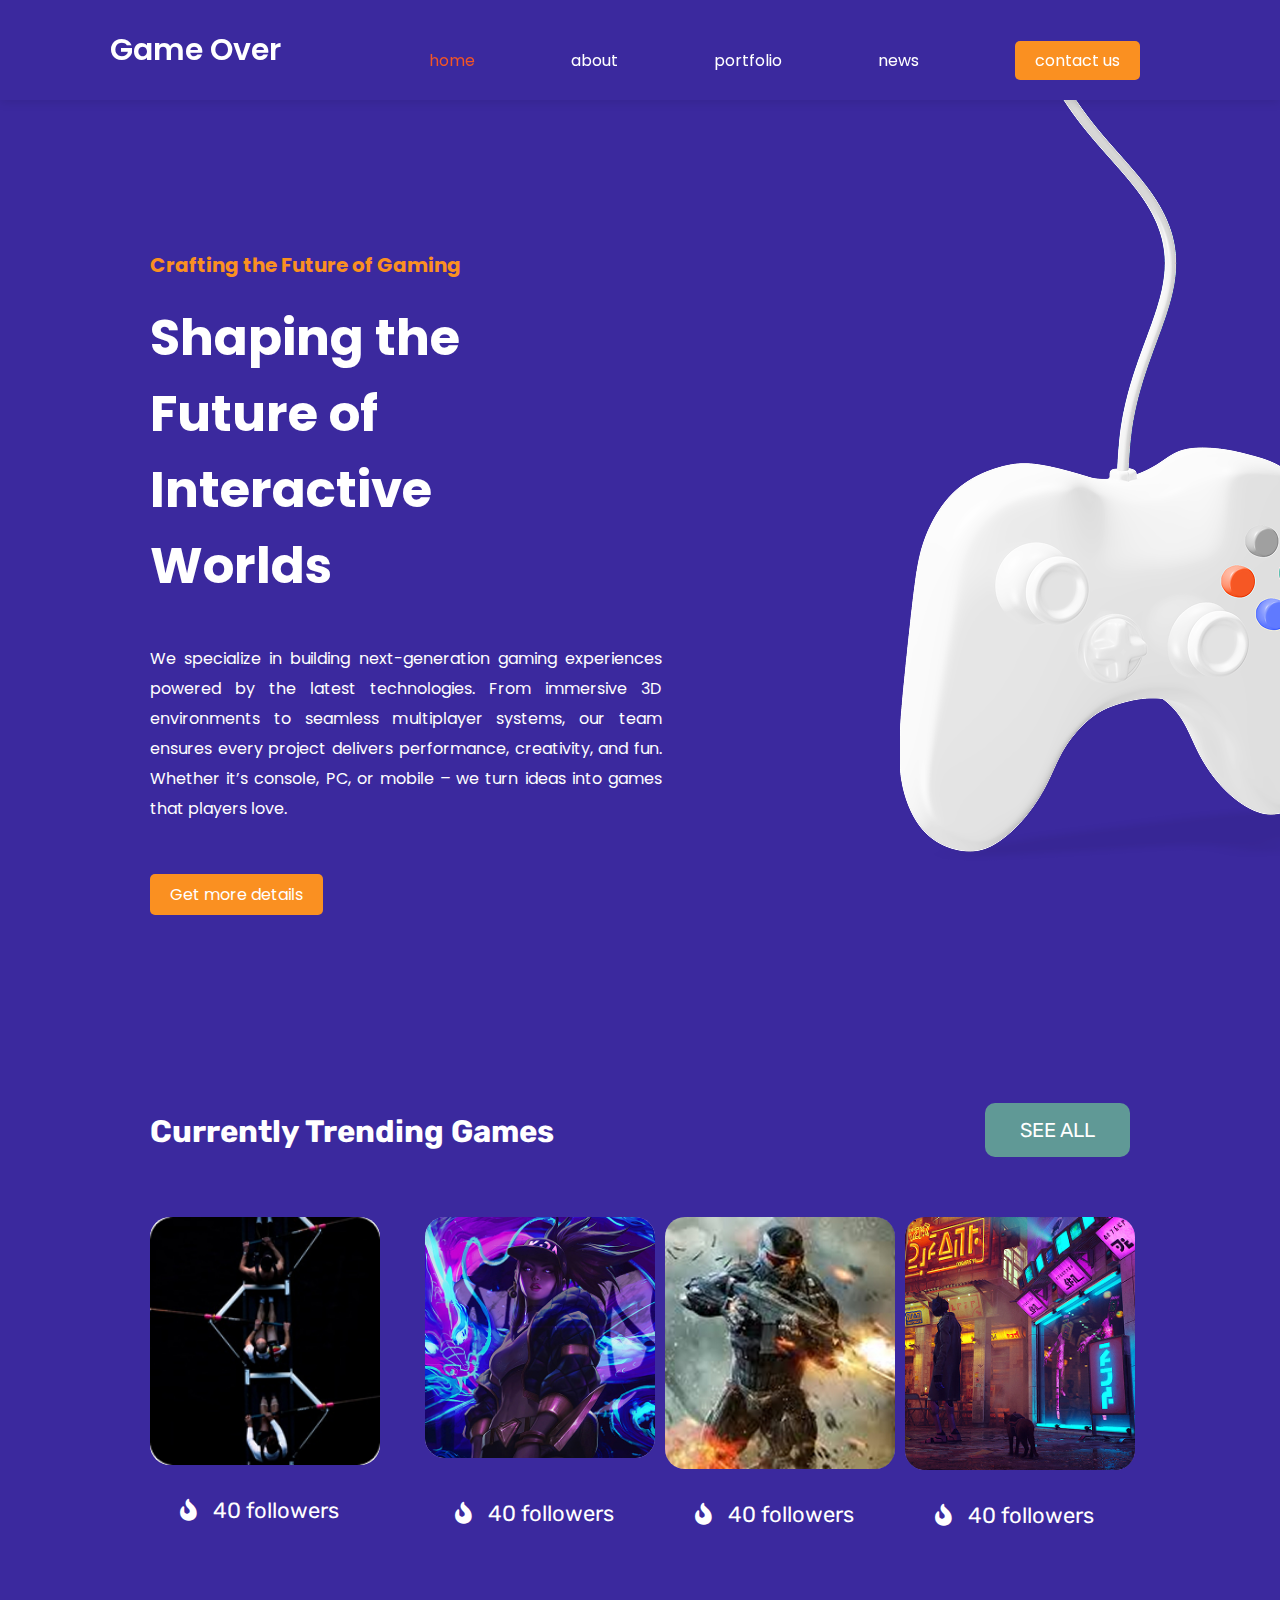
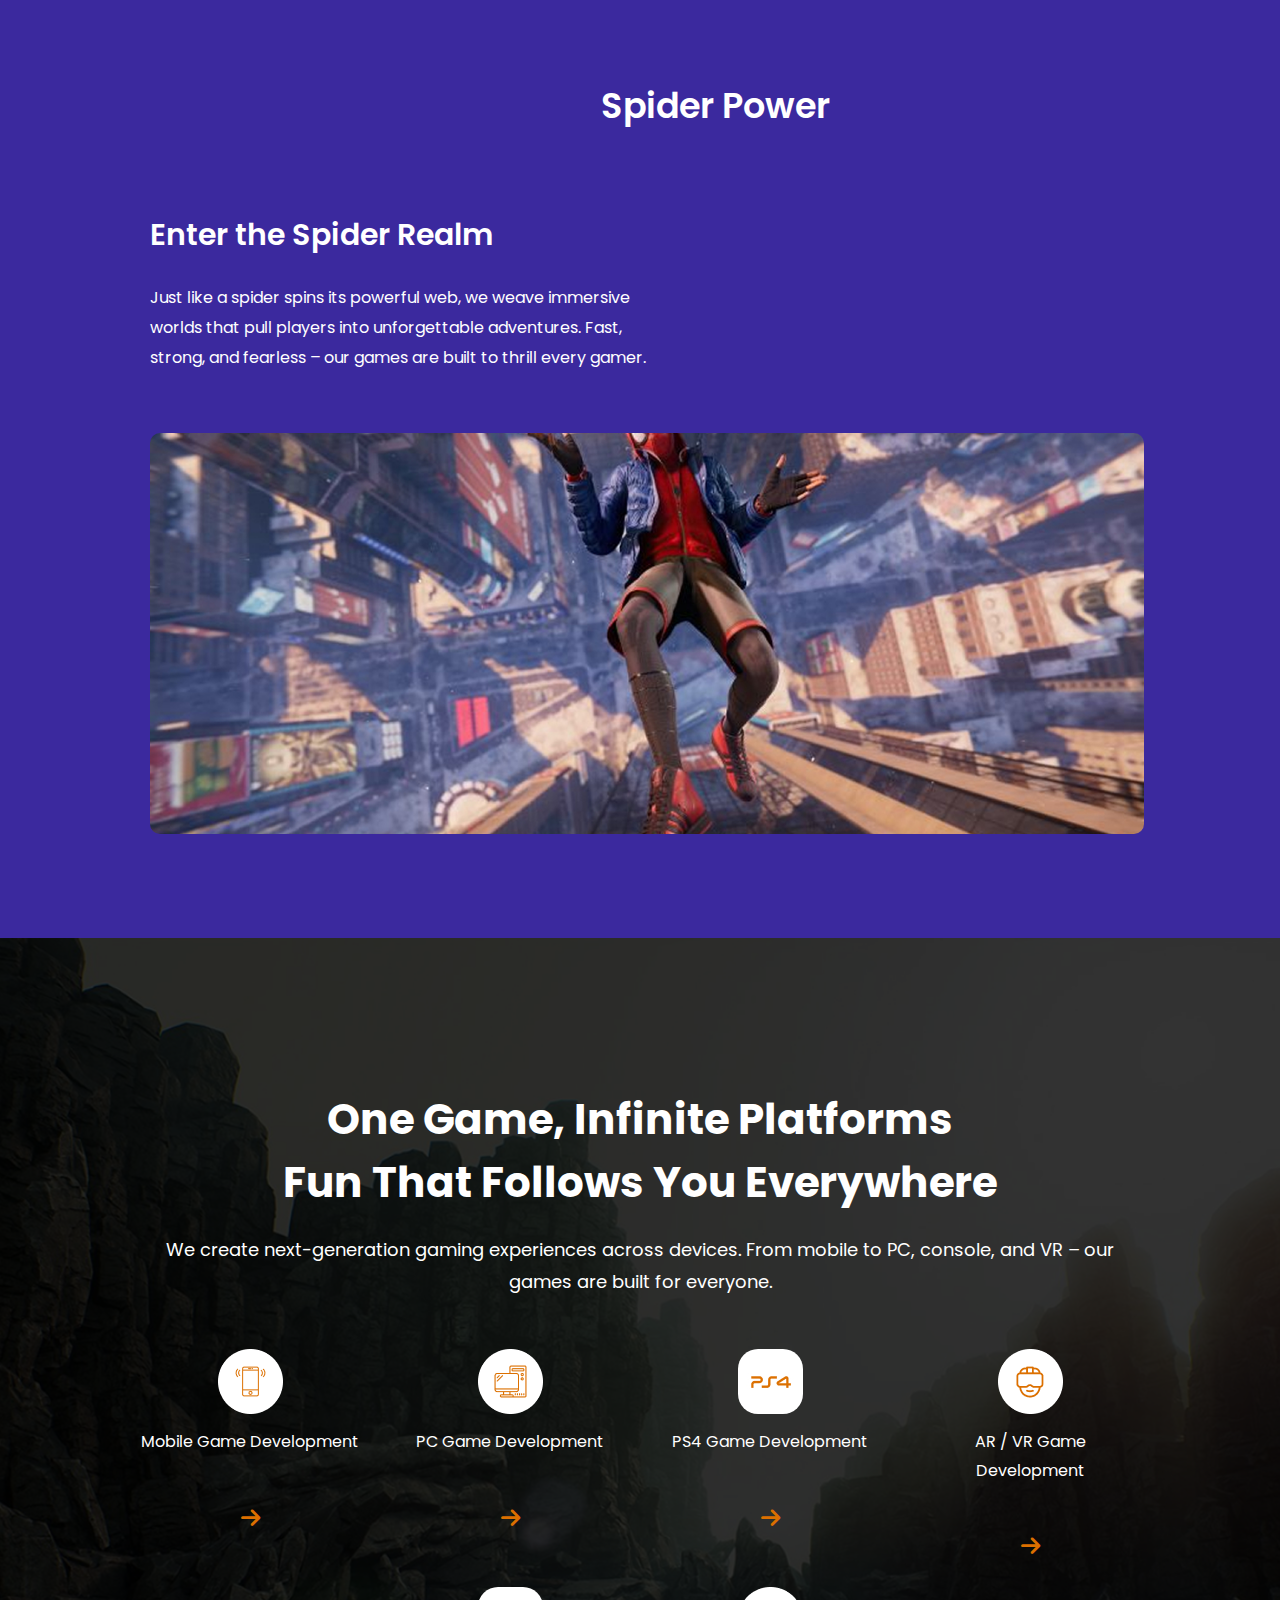
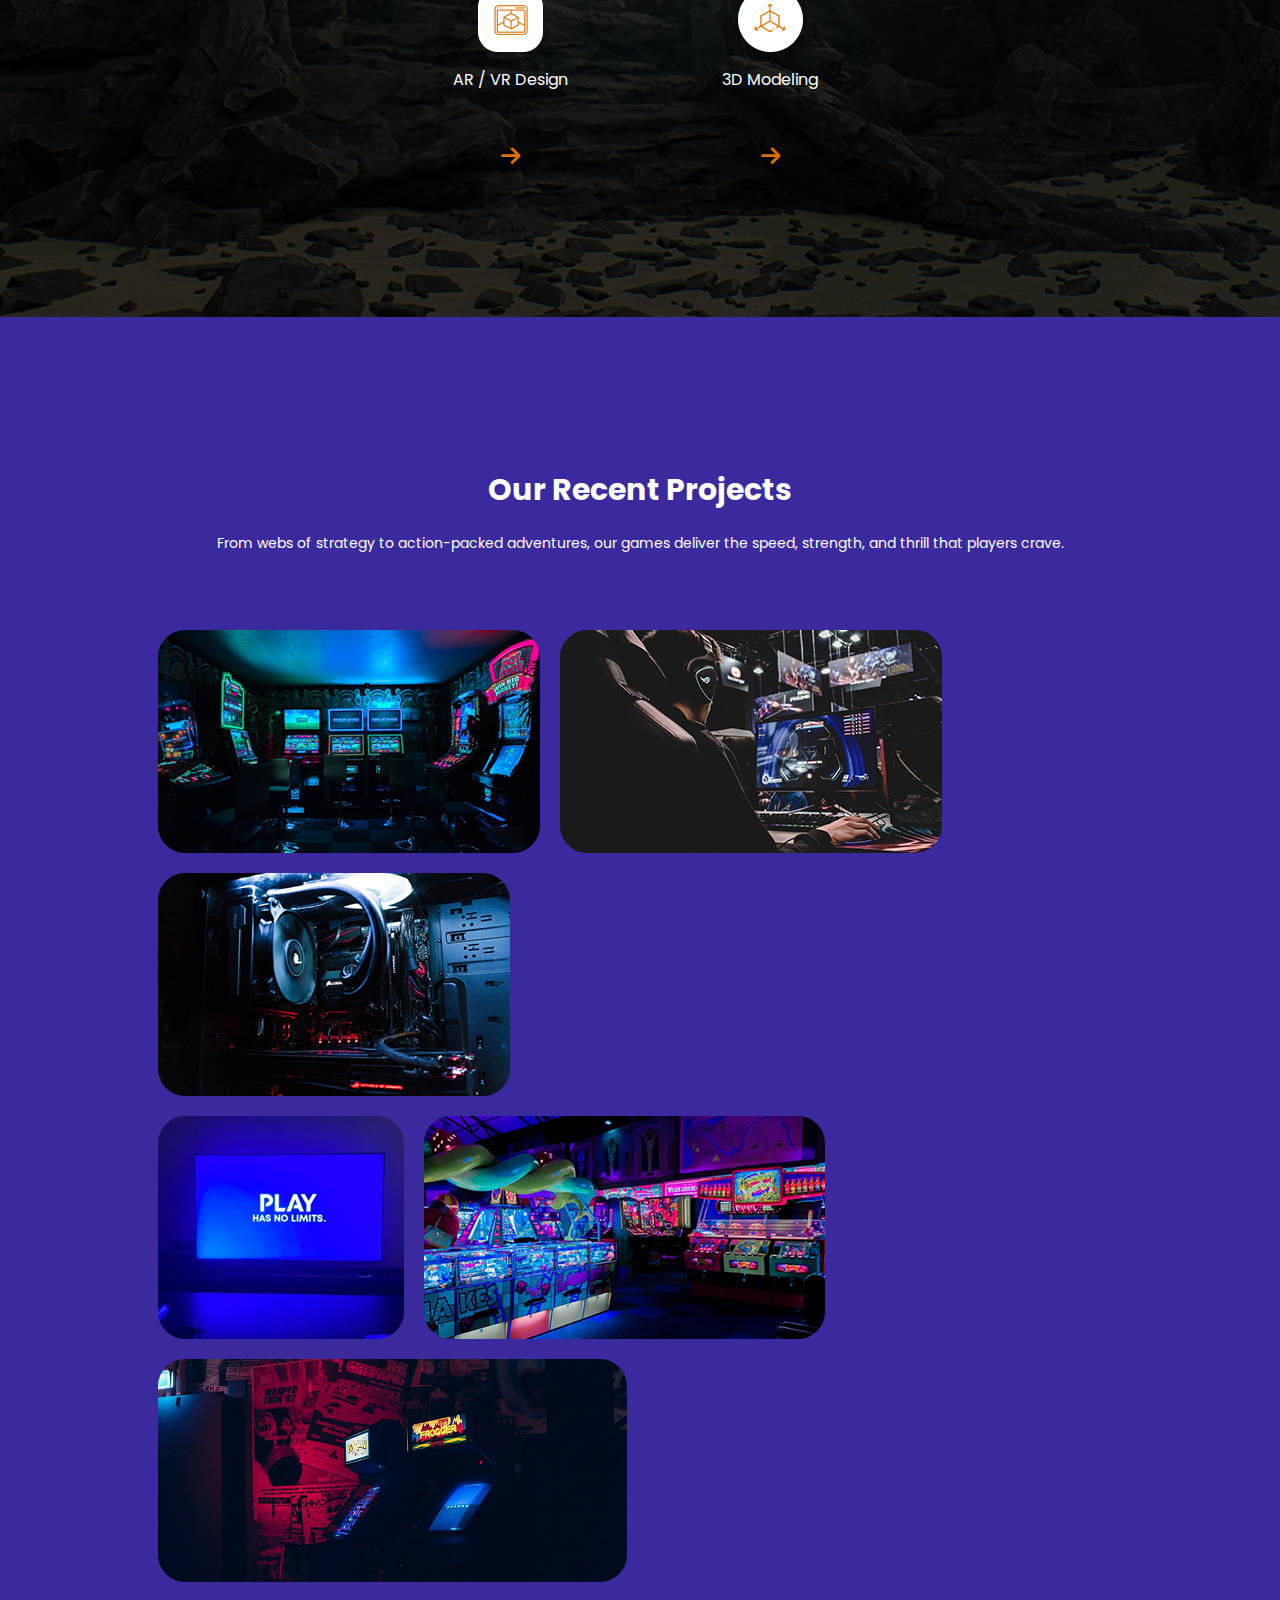
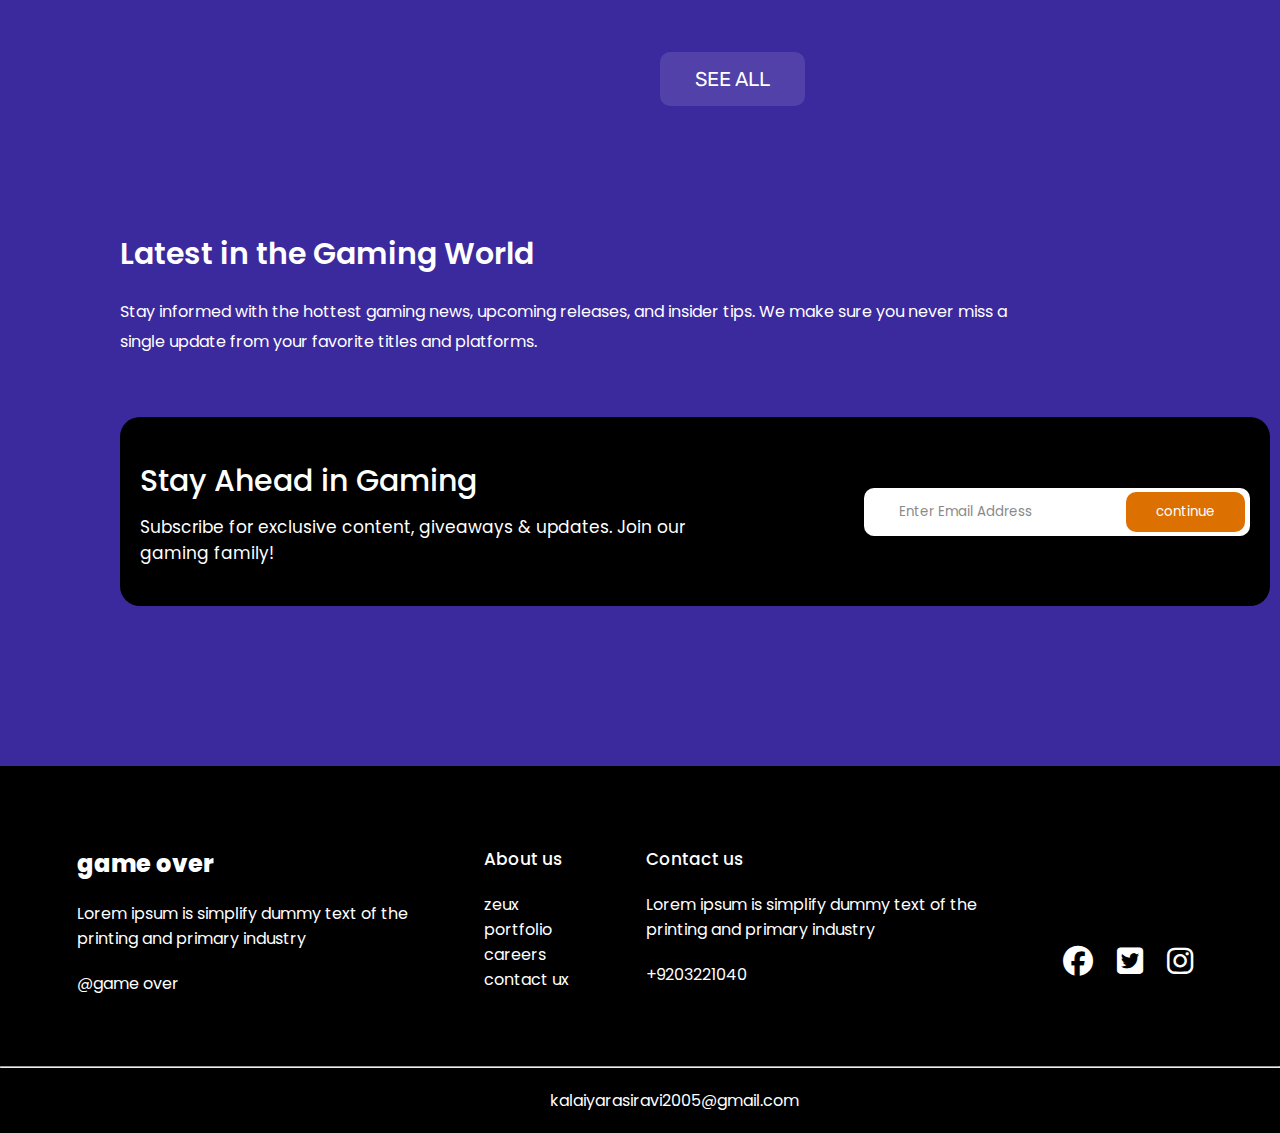
<file: Game-studio-website-main/Game-studio-website-main/index.html>
<!DOCTYPE html>
<html>
<head>
	<meta charset="utf-8">
	<meta name="viewport" content="width=device-width, initial-scale=1">
	<title>Game Website</title>
	<link rel="stylesheet" type="text/css" href="style.css">
	<link rel="stylesheet" href="https://cdnjs.cloudflare.com/ajax/libs/font-awesome/6.7.2/css/all.min.css" integrity="sha512-Evv84Mr4kqVGRNSgIGL/F/aIDqQb7xQ2vcrdIwxfjThSH8CSR7PBEakCr51Ck+w+/U6swU2Im1vVX0SVk9ABhg==" crossorigin="anonymous" referrerpolicy="no-referrer" />
	<link rel="icon" type="text/css" href="game.png">
</head>
<body>
	<section class="head1">
  	<h1>Game Over</h1>
		<div class="menu-icon" onclick="toggleMenu()">☰</div>
		<ul id="nav-links">
	    <li><a href="index.html" id="active">home</a></li>
	    <li><a href="about.html">about</a></li>
	    <li><a href="portfolio.html">portfolio</a></li>
	    <li><a href="news.html">news</a></li>
	    <li><a href="contact.html" class="ctn">contact us</a></li>
  	</ul>
</section>
<section class="home-section">
	<div class="text">
		<h5>Crafting the Future of Gaming</h5>
		<h1>Shaping the Future of Interactive Worlds</h1>
		<p>We specialize in building next-generation gaming experiences powered by the latest technologies. From immersive 3D environments to seamless multiplayer systems, our team ensures every project delivers performance, creativity, and fun. Whether it’s console, PC, or mobile – we turn ideas into games that players love. </p>
		<button class="ctn">Get more details</button>
	</div>
	<img src="homepic.png">
</section>
<section class="trendinggams">
	<h2>Currently Trending Games</h2>
	<button>SEE ALL</button>
</section>
<section class="images">
	<div class="one">
		<img src="img1.jpg">
		<div class="follow">
			<i class="fa-solid fa-fire-flame-curved"></i>
			<span>40 followers</span>
		</div>
	</div>
	<div class="two">
		<img src="girl.jpg">
		<div class="follow">
			<i class="fa-solid fa-fire-flame-curved"></i>
			<span>40 followers</span>
		</div>
	</div>
	<div class="third">
		<img src="thirdimg.jpg">
		<div class="follow">
			<i class="fa-solid fa-fire-flame-curved"></i>
			<span>40 followers</span>
		</div>
	</div>
	<div class="four">
		<img src="fourimg.jpg">
		<div class="follow">
			<i class="fa-solid fa-fire-flame-curved"></i>
			<span>40 followers</span>
		</div>
	</div>
</section>
<section class="home-section2">
	<h1>Spider Power</h1>
	<h2>Enter the Spider Realm</h2>
	<p>Just like a spider spins its powerful web, we weave immersive worlds that pull 
  		players into unforgettable adventures. Fast, strong, and fearless – our games 
  		are built to thrill every gamer. 
  </p>
	<img src="spider1.jpg">
</section>
<section class="bgimg">
  <h1>
    One Game, Infinite Platforms <br>
    <span>Fun That Follows You Everywhere</span>
  </h1>
  <p>
    We create next-generation gaming experiences across devices. 
    From mobile to PC, console, and VR – our games are built for everyone.
  </p>
	<div class="first4">
    <div class="icons">
    	<img src="icon1.png" alt="Mobile Game">
      <p>Mobile Game Development</p>
      <i class="fa-solid fa-arrow-right"></i>
    </div>
    <div class="icons">
      <img src="icon2.png" alt="PC Game">
      <p>PC Game Development</p>
      <i class="fa-solid fa-arrow-right"></i>
    </div>
    <div class="icons">
      <img src="icon3.jpg" alt="PS4 Game">
      <p>PS4 Game Development</p>
      <i class="fa-solid fa-arrow-right"></i>
    </div>
    <div class="icons">
      <img src="icon4.png" alt="AR VR Game">
      <p>AR / VR Game Development</p>
      <i class="fa-solid fa-arrow-right"></i>
    </div>
  </div>
	<div class="second4">
    <div class="icons">
      <img src="icon5.jpg" alt="AR VR Design">
      <p>AR / VR Design</p>
      <i class="fa-solid fa-arrow-right"></i>
    </div>
    <div class="icons">
      <img src="icon6.png" alt="3D Modeling">
      <p>3D Modeling</p>
      <i class="fa-solid fa-arrow-right"></i>
    </div>
  </div>
</section>


<section class="picture">
	<h1>Our Recent Projects</h1>
	<p> From webs of strategy to action-packed adventures, our games 
  		deliver the speed, strength, and thrill that players crave.</p>
</section>
<section class="pic6">
  <div class="first3">
	  <img src="pic1.jpg">
	  <img src="pic2.jpg">
	  <img src="pic3.jpg">
  </div>
  <div class="second3">
	  <img src="pic4.jpg">
	  <img src="pic5.jpg">
	  <img src="pic6.jpg">
	</div>
	<button>SEE ALL</button>
</section>
<section class="parah">
  <h1>Latest in the Gaming World</h1>
  <p>Stay informed with the hottest gaming news, upcoming releases, and insider tips. We make sure you never miss a single update from your favorite titles and platforms.</p>
</section>
  <div class="box">
  	<div class="lorem">
    	<h1>Stay Ahead in Gaming</h1>
    	<p>Subscribe for exclusive content, giveaways & updates. Join our gaming family!</p>
    </div>
    <div class="search">
    	<input type="text" name="" placeholder="Enter Email Address">
    	<button>continue</button>
    </div>
  </div>
<section class="footer">
  <div class="end1">
  	<h3>game over</h3>
    <p>Lorem ipsum is simplify dummy text of the<br>printing and primary industry</p>	
    <p>@game over</p>
  </div>
  <div class="end2">
    <h4>About us</h4>
    <ul>
    	<li>zeux</li>
    	<li>portfolio</li>
    	<li>careers</li>
    	<li>contact ux</li>
    </ul>
  </div>
  <div class="end3">
   <h4>Contact us</h4>
    <p>Lorem ipsum is simplify dummy text of the<br>printing and primary industry</p>
    <p>+9203221040</p>
	</div>
  <div class="end4">
    <i class="fa-brands fa-facebook"></i>
    <i class="fa-brands fa-square-twitter"></i>
    <i class="fa-brands fa-instagram"></i>
  </div>
</section>
<div class="line">
  <hr>
  <h6>kalaiyarasiravi2005@gmail.com </h6>
</div>
    
<script>
  function toggleMenu() {
    const navLinks = document.getElementById("nav-links");
    navLinks.classList.toggle("active");
  }
</script>

</body>
</html>
</file>
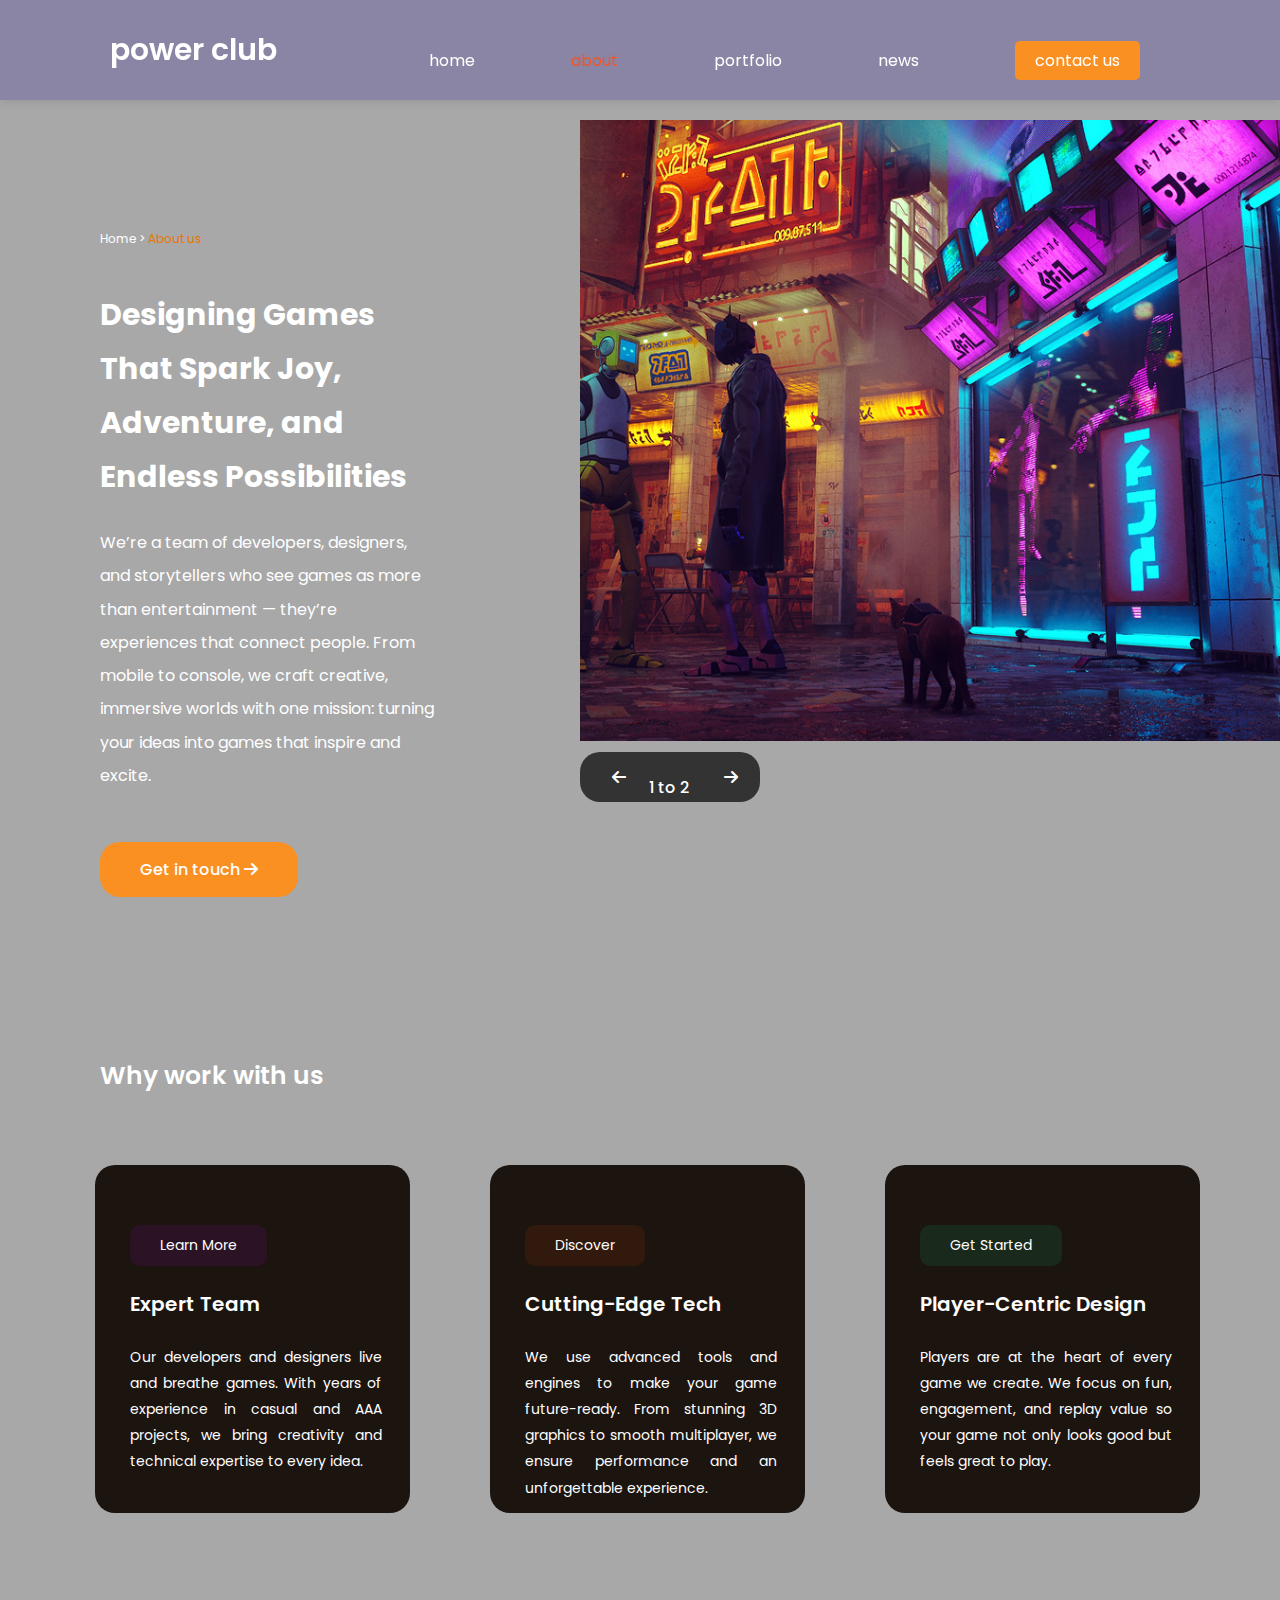
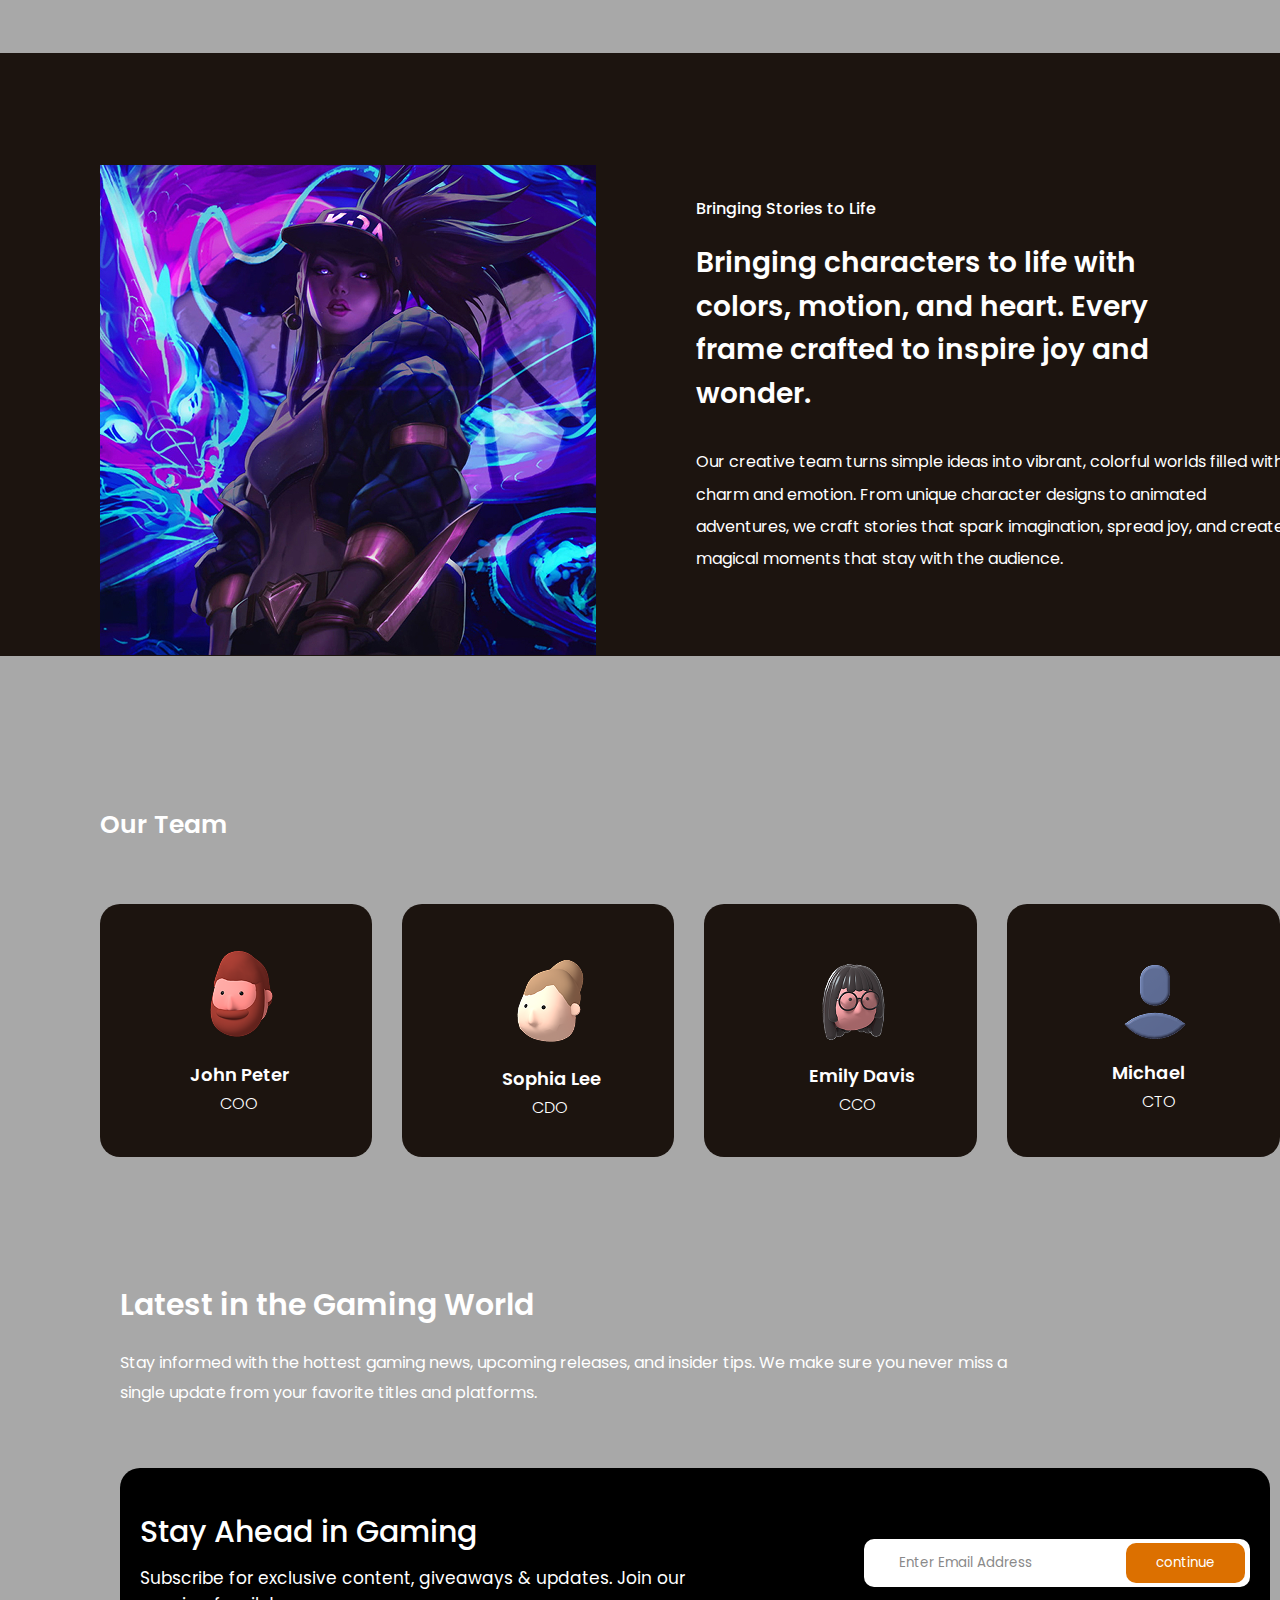
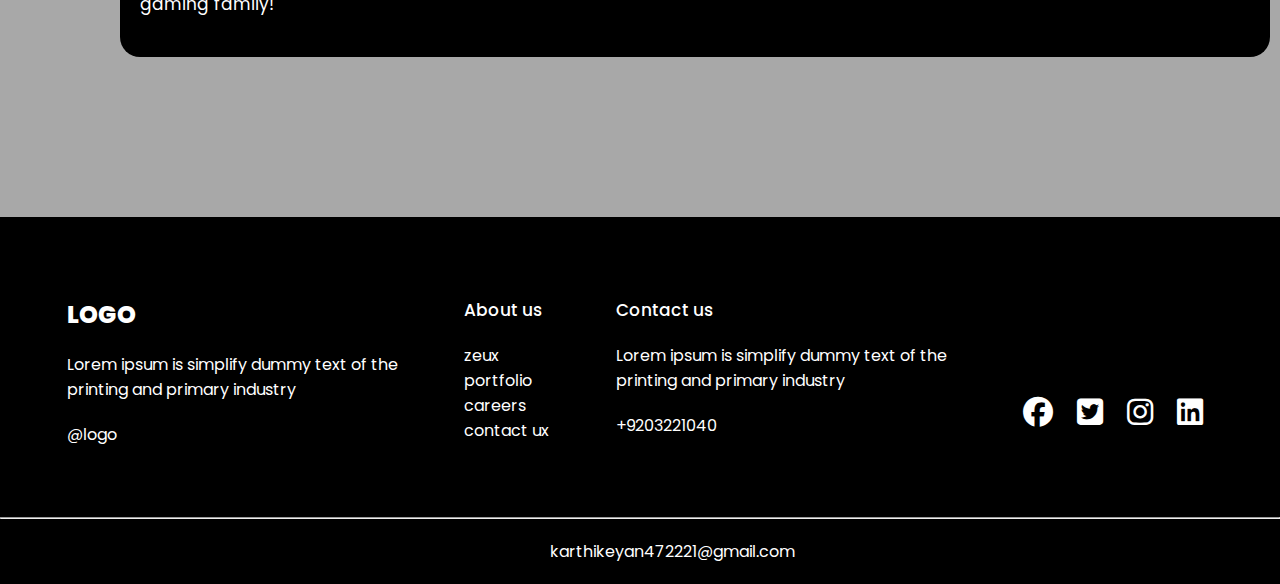
<file: Game-studio-website-main/Game-studio-website-main/about.html>
<!DOCTYPE html>
<html>
<head>
	<meta charset="utf-8">
	<meta name="viewport" content="width=device-width, initial-scale=1">
	<title>game Website</title>
	<link rel="stylesheet" type="text/css" href="about.css">
	<link rel="stylesheet" href="https://cdnjs.cloudflare.com/ajax/libs/font-awesome/6.7.2/css/all.min.css" integrity="sha512-Evv84Mr4kqVGRNSgIGL/F/aIDqQb7xQ2vcrdIwxfjThSH8CSR7PBEakCr51Ck+w+/U6swU2Im1vVX0SVk9ABhg==" crossorigin="anonymous" referrerpolicy="no-referrer" />
	<link rel="icon" type="text/css" href="game.png">
</head>
<body>
	<section class="head1">
  <h1>power club</h1>
	<div class="menu-icon" onclick="toggleMenu()">☰</div>
	<ul id="nav-links">
    <li><a href="index.html" >home</a></li>
    <li><a href="about.html"id="active">about</a></li>
    <li><a href="portfolio.html">portfolio</a></li>
    <li><a href="news.html">news</a></li>
    <li><a href="contact.html" class="ctn">contact us</a></li>
  </ul>
</section>
<section class="about-section1">
	<div class="parah">
		<h6>Home > <span>About us</span></h6>
		<h1>Designing Games That Spark Joy, Adventure, and Endless Possibilities</h1>
		<p>We’re a team of developers, designers, and storytellers who see games as more than entertainment — they’re experiences that connect people. From mobile to console, we craft creative, immersive worlds with one mission: turning your ideas into games that inspire and excite. </p>
		<button class="ctn">Get in touch <i class="fa-solid fa-arrow-right"></i></button>
	</div>
	<div class="img">
		<img src="about1img.jpg">
		<div class="box">
			<i class="fa-solid fa-arrow-left"></i><span>1 to 2</span>
			<i class="fa-solid fa-arrow-right"></i>
		</div>
	</div>
</section>
<section class="about-section2">
	<h1>Why work with us</h1>
	<div class="head">
		<div class="box1">
			<button class="violet">Learn More</button>
			<h3>Expert Team</h3>
			<p>Our developers and designers live and breathe games. With years of experience in casual and AAA projects, we bring creativity and technical expertise to every idea.</p>
		</div>
		<div class="box2">
			<button class="brown">Discover</button>
			<h3>Cutting-Edge Tech</h3>
			<p>We use advanced tools and engines to make your game future-ready. From stunning 3D graphics to smooth multiplayer, we ensure performance and an unforgettable experience. </p>
		</div>
		<div class="box3">
			<button class="green">Get Started</button>
			<h3>Player-Centric Design</h3>
			<p>Players are at the heart of every game we create. We focus on fun, engagement, and replay value so your game not only looks good but feels great to play. </p>
		</div>
	</div>
</section>
<section class="about-section3">
	<div class="girlpic">
		<img src="aboutpic2.jpg">
	</div>
	<div class="textpart">
		<h4>Bringing Stories to Life</h4>
		<h1>Bringing characters to life with colors, motion, and heart.
			Every frame crafted to inspire joy and wonder.</h1>
		<p>Our creative team turns simple ideas into vibrant, colorful worlds filled with charm and emotion. From unique character designs to animated adventures, we craft stories that spark imagination, spread joy, and create magical moments that stay with the audience.</p>
	</div>
</section>
<section class="team">
	<h2>Our Team</h2>
	<div class="human">
		<div class="human1">
			<img src="human1.png">
			<h5>John Peter</h5>
			<p>COO</p>
		</div>
		<div class="human2">
			<img src="human2.png">
			<h5>Sophia Lee </h5>
			<p>CDO</p>
		</div>
		<div class="human3">
			<img src="human3.png">
			<h5>Emily Davis</h5>
			<p>CCO</p>
		</div>
		<div class="human4">
			<img src="human4.png">
			<h5>Michael</h5>
			<p> CTO</p>
		</div>
	</div>
</section>
<section class="parah">
  <h1>Latest in the Gaming World</h1>
  <p>Stay informed with the hottest gaming news, upcoming releases, and insider tips. We make sure you never miss a single update from your favorite titles and platforms.</p>
</section>
<div class="box">
  <div class="lorem">
    <h1>Stay Ahead in Gaming</h1>
    <p>Subscribe for exclusive content, giveaways & updates. Join our gaming family!</p>
  </div>
  <div class="search">
    <input type="text" name="" placeholder="Enter Email Address">
    <button>continue</button>
  </div>
</div>
<section class="footer">
  <div class="end1">
    <h3>LOGO</h3>
    <p>Lorem ipsum is simplify dummy text of the<br>printing and primary industry</p>	
    <p>@logo</p>
  </div>
  <div class="end2">
    <h4>About us</h4>
    <ul>
    	<li>zeux</li>
    	<li>portfolio</li>
    	<li>careers</li>
    	<li>contact ux</li>
    </ul>
  </div>
  <div class="end3">
    <h4>Contact us</h4>
   	<p>Lorem ipsum is simplify dummy text of the<br>printing and primary industry</p>
    <p>+9203221040</p>
	</div>
  <div class="end4">
    <i class="fa-brands fa-facebook"></i>
    <i class="fa-brands fa-square-twitter"></i>
    <i class="fa-brands fa-instagram"></i>
    <i class="fa-brands fa-linkedin"></i>
  </div>
</section>
<div class="line">
  <hr>
  <h6>karthikeyan472221@gmail.com </h6>
</div>
    
<script>
  function toggleMenu() {
    const navLinks = document.getElementById("nav-links");
    navLinks.classList.toggle("active");
  }
</script>

</body>
</html>
</file>
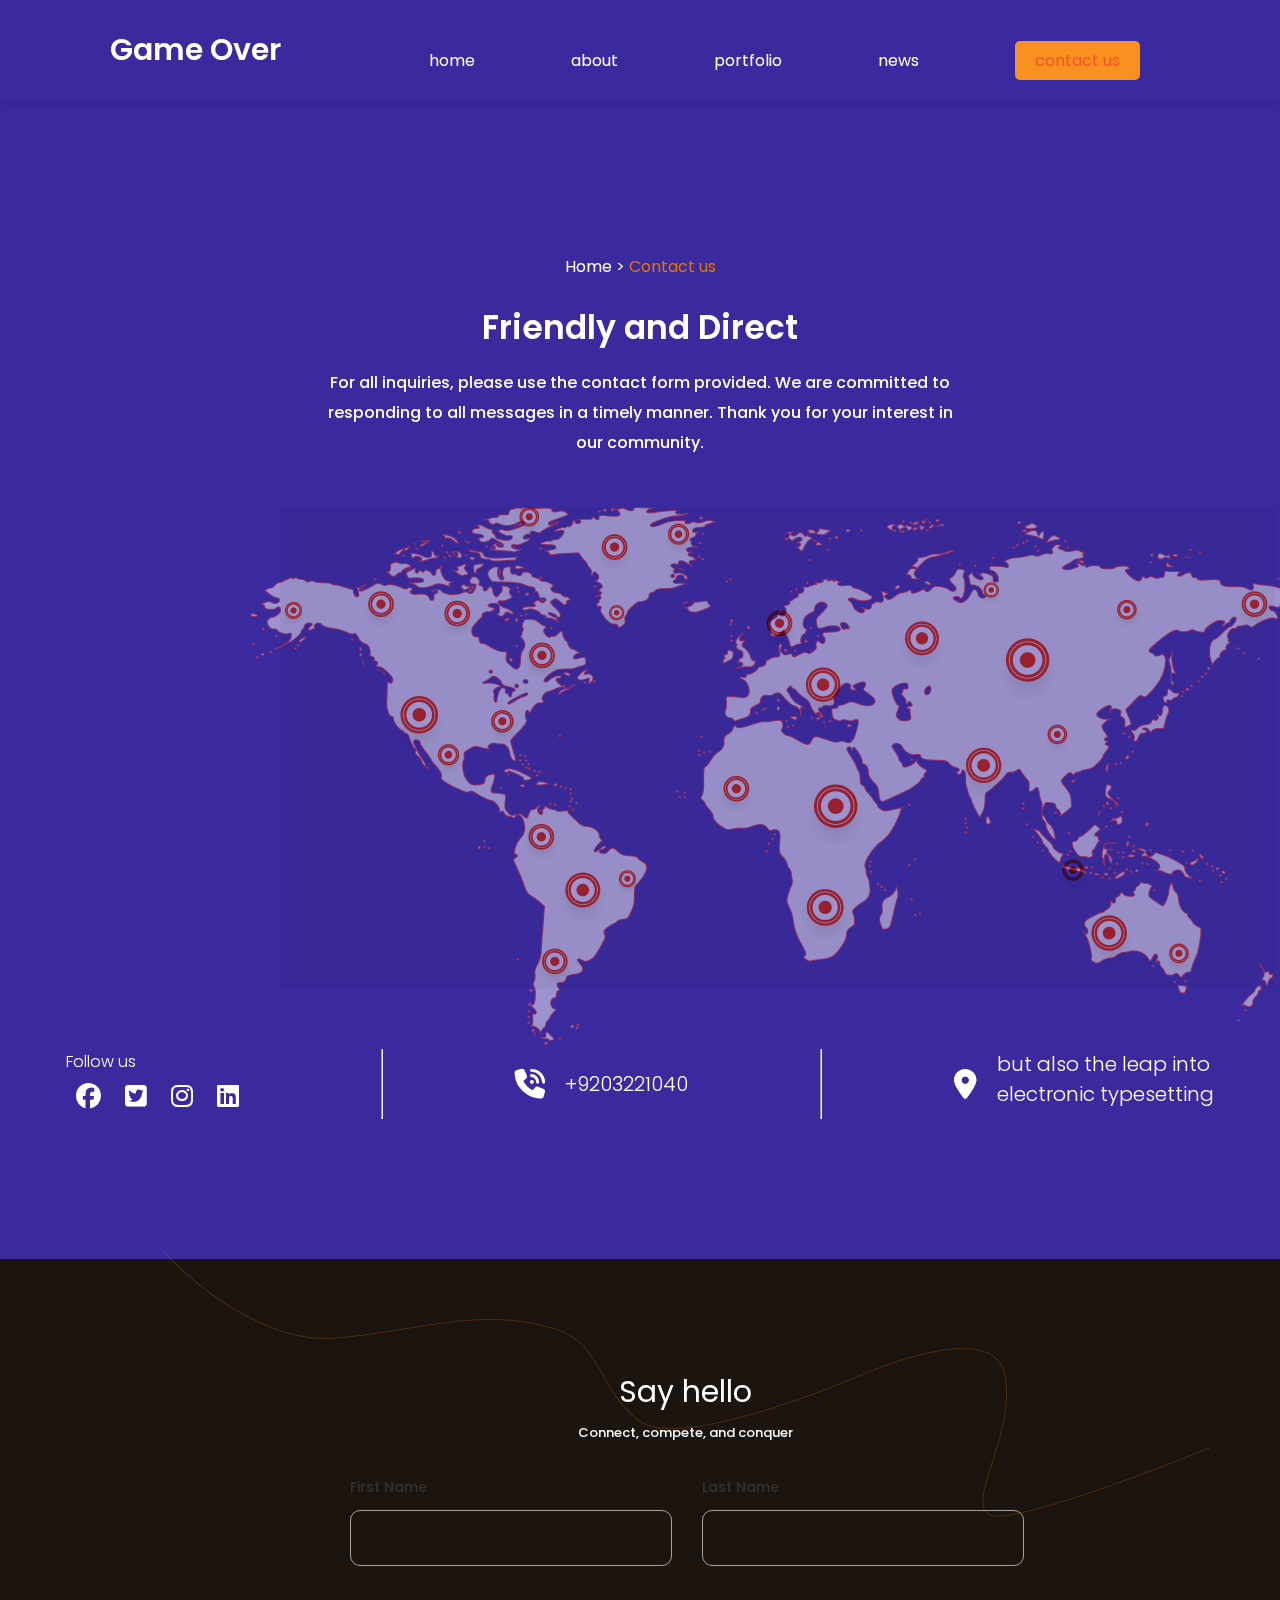
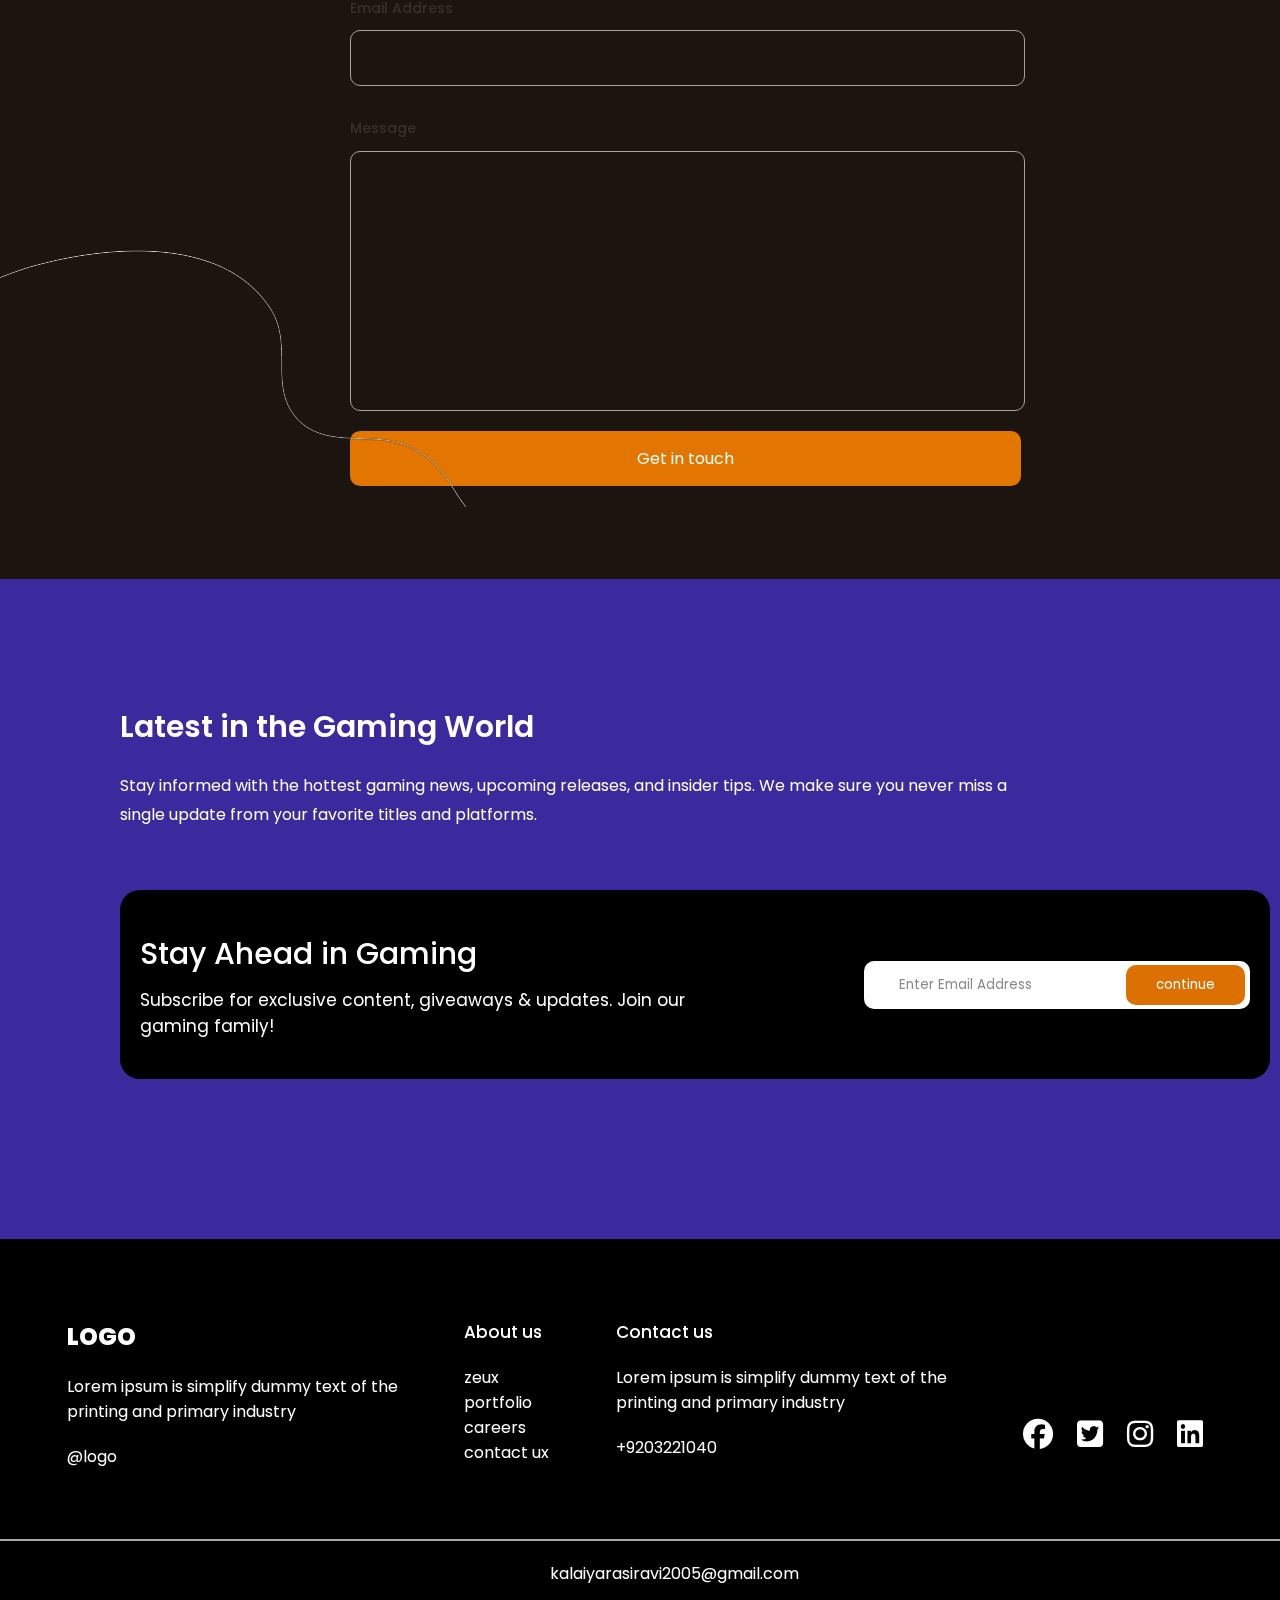
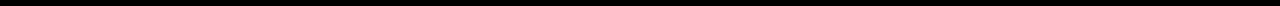
<file: Game-studio-website-main/Game-studio-website-main/contact.html>
<!DOCTYPE html>
<html>
<head>
	<meta charset="utf-8">
	<meta name="viewport" content="width=device-width, initial-scale=1">
	<title>Game Website</title>
	<link rel="stylesheet" type="text/css" href="contact.css">
	<link rel="stylesheet" href="https://cdnjs.cloudflare.com/ajax/libs/font-awesome/6.7.2/css/all.min.css" integrity="sha512-Evv84Mr4kqVGRNSgIGL/F/aIDqQb7xQ2vcrdIwxfjThSH8CSR7PBEakCr51Ck+w+/U6swU2Im1vVX0SVk9ABhg==" crossorigin="anonymous" referrerpolicy="no-referrer" />
	<link rel="icon" type="text/css" href="game.png">
</head>
<body>
	<section class="head1">
  		<h1>Game Over</h1>
  		<div class="menu-icon" onclick="toggleMenu()">☰</div>
		<ul id="nav-links">
		    <li><a href="index.html" >home</a></li>
		    <li><a href="about.html">about</a></li>
		    <li><a href="portfolio.html" >portfolio</a></li>
		    <li><a href="news.html">news</a></li>
		    <li><a href="contact.html" class="ctn" id="active">contact us</a></li>
  		</ul>
	</section>
	<section class="contact1">
		<h6>Home ><span> Contact us</span></h6>
		<h1> Friendly and Direct</h1>
		<p>For all inquiries, please use the contact form provided. We are committed to responding to all messages in a timely manner. Thank you for your interest in our community.</p>
	</section>
	<section class="image-container">
		<img src="Vector.png" class="background-img">
	</section>
	<section class="dots">
		<img src="gpic.png">
	</section>
	<section class="lasts">
		<div class="follow">
			<p>Follow us</p>
			<div class="ic">
				<i class="fa-brands fa-facebook"></i>
	    		<i class="fa-brands fa-square-twitter"></i>
	    		<i class="fa-brands fa-instagram"></i>
	    		<i class="fa-brands fa-linkedin"></i>
			</div>
		</div>
		<hr>
		<div class="call">
			<i class="fa-solid fa-phone-volume"></i>
			<p>+9203221040</p>
		</div>
		<hr>
		<div class="locate">
			<i class="fa-solid fa-location-dot"></i>
			<p>but also the leap into<br> electronic typesetting</p>
		</div>
	</section>
	<section class="form">
		<div class="cform">
			<h3>Say hello</h3>
			<p>Connect, compete, and conquer</p>
			<div class="name">
				<div class="firstn">
					<label>First Name</label><br>
					<input type="text" name="">
				</div>
				<div class="lastn">
					<label>Last Name</label><br>
					<input type="text" name="">
				</div>
			</div>
			<div class="email">
				<label>Email Address</label><br>
				<input type="email" name="">
			</div>
			<div class="msg">
				<label>Message</label>
				<input type="text" name="">
			</div>
			<div class="buttons">
				<button class="ctn">Get in touch</button>
			</div>
		</div>
		<div class="c1">
			<img src="c1.png">
		</div>
		<div class="c2">
			<img src="c3.png">
		</div>
	</section>
	<section class="parah">
    	<h1>Latest in the Gaming World</h1>
    	<p>Stay informed with the hottest gaming news, upcoming releases, and insider tips. We make sure you never miss a single update from your favorite titles and platforms.</p>
	</section>
    <div class="box">
    	<div class="lorem">
    		<h1>Stay Ahead in Gaming</h1>
    		<p>Subscribe for exclusive content, giveaways & updates. Join our gaming family!</p>
    	</div>
    		<div class="search">
    			<input type="text" name="" placeholder="Enter Email Address">
    			<button>continue</button>
    		</div>
    </div>
    <section class="footer">
    	<div class="end1">
    		<h3>LOGO</h3>
    		<p>Lorem ipsum is simplify dummy text of the<br>printing and primary industry</p>	
    		<p>@logo</p>
    	</div>
    	<div class="end2">
    		<h4>About us</h4>
    	    <ul>
    	    	<li>zeux</li>
    	    	<li>portfolio</li>
    	    	<li>careers</li>
    	    	<li>contact ux</li>
    	    </ul>
    	</div>
    	<div class="end3">
    		<h4>Contact us</h4>
    		<p>Lorem ipsum is simplify dummy text of the<br>printing and primary industry</p>
    		<p>+9203221040</p>

    	</div>
    	<div class="end4">
    		<i class="fa-brands fa-facebook"></i>
    		<i class="fa-brands fa-square-twitter"></i>
    		<i class="fa-brands fa-instagram"></i>
    		<i class="fa-brands fa-linkedin"></i>
        </div>
    </section>
    <div class="line">
    	<div class="bottom"></div>
    	<h6>kalaiyarasiravi2005@gmail.com </h6>
    </div>

<script>
  function toggleMenu() {
    const navLinks = document.getElementById("nav-links");
    navLinks.classList.toggle("active");
  }
</script>
    
</body>
</html>
</file>
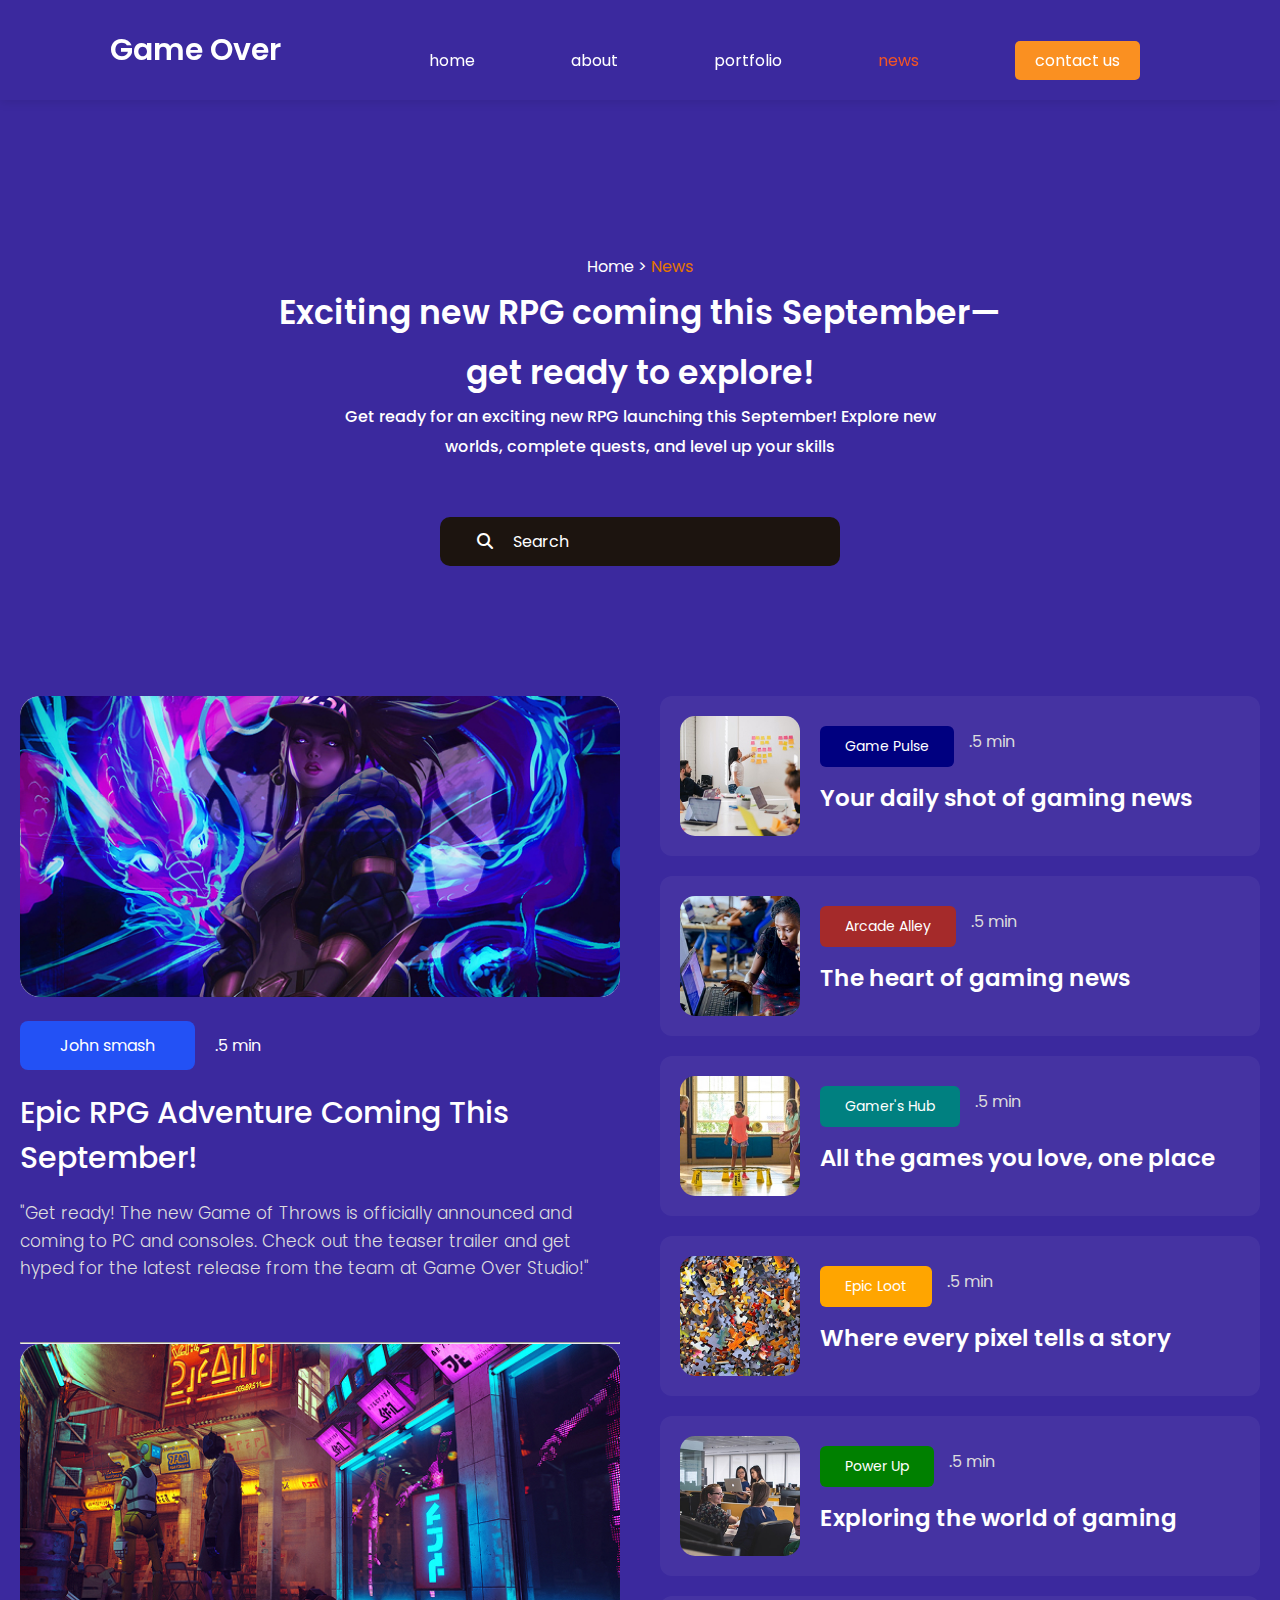
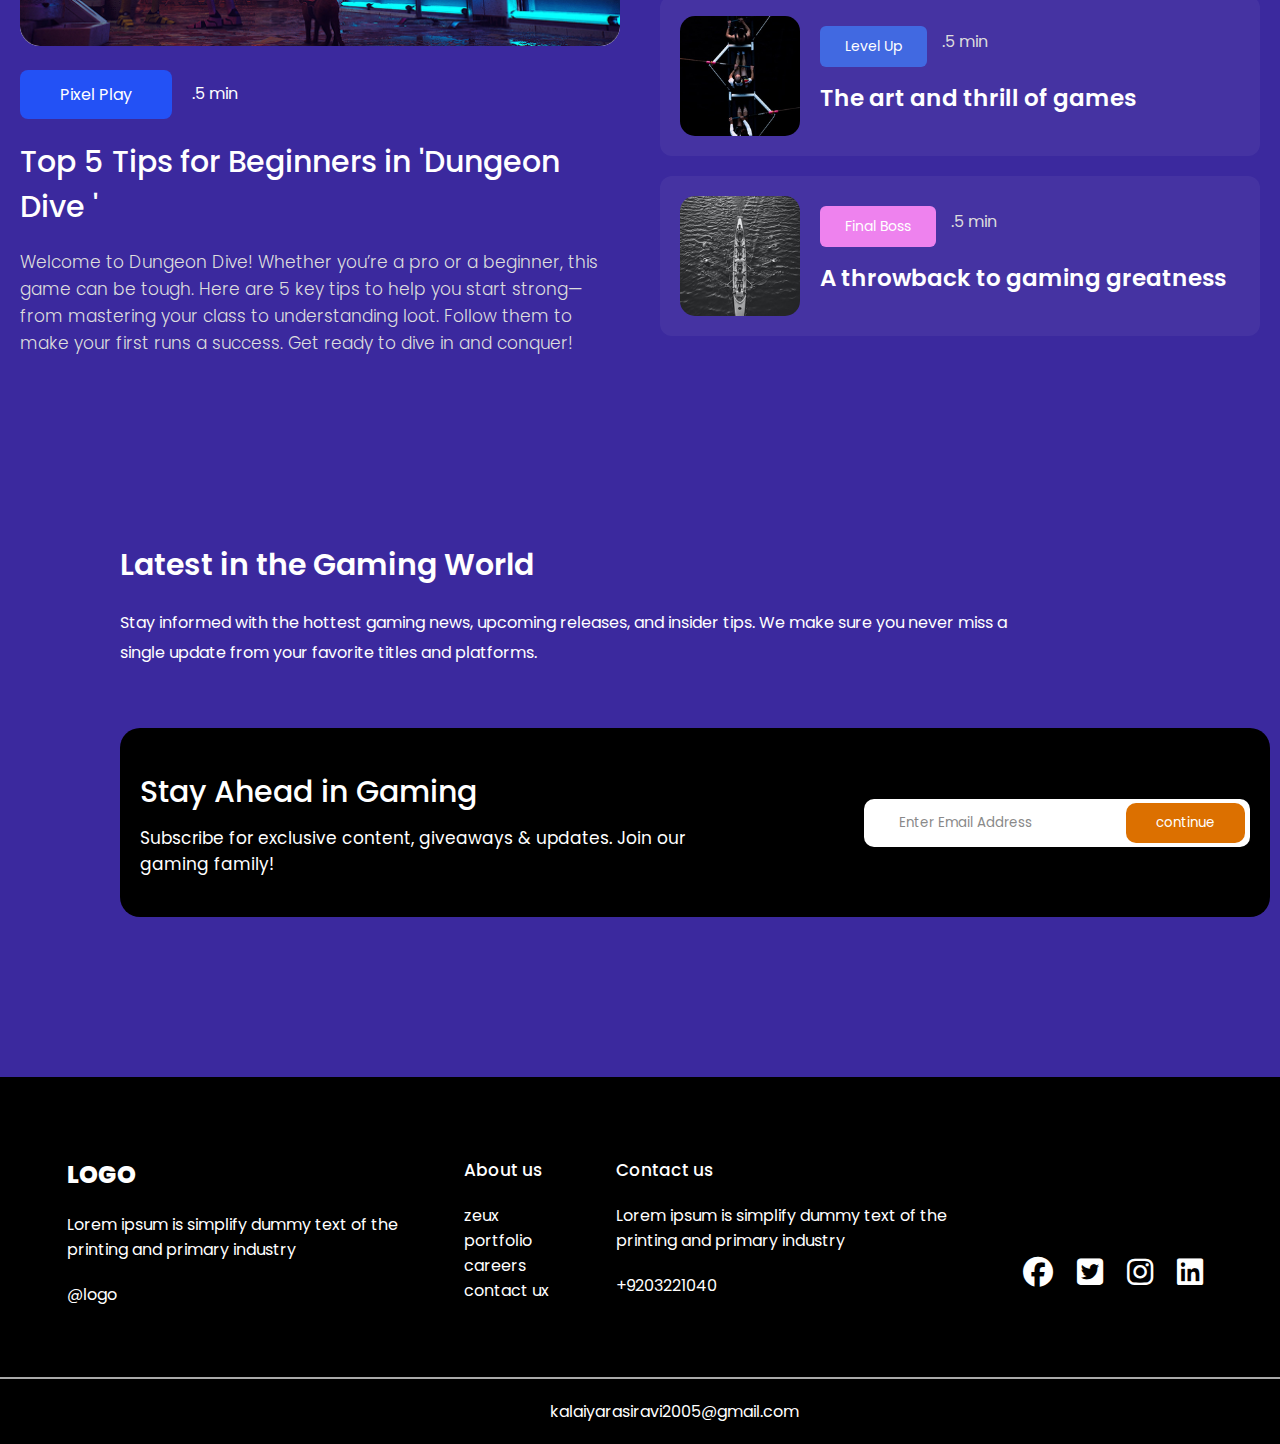
<file: Game-studio-website-main/Game-studio-website-main/news.html>
<!DOCTYPE html>
<html>
<head>
	<meta charset="utf-8">
	<meta name="viewport" content="width=device-width, initial-scale=1">
	<title>Game Website</title>
	<link rel="stylesheet" type="text/css" href="news.css">
	<link rel="stylesheet" href="https://cdnjs.cloudflare.com/ajax/libs/font-awesome/6.7.2/css/all.min.css" integrity="sha512-Evv84Mr4kqVGRNSgIGL/F/aIDqQb7xQ2vcrdIwxfjThSH8CSR7PBEakCr51Ck+w+/U6swU2Im1vVX0SVk9ABhg==" crossorigin="anonymous" referrerpolicy="no-referrer" />
	<link rel="icon" type="text/css" href="game.png">
</head>
<body>
	<section class="head1">
  		<h1>Game Over</h1>
		<div class="menu-icon" onclick="toggleMenu()">☰</div>
		<ul id="nav-links">
		    <li><a href="index.html" >home</a></li>
		    <li><a href="about.html">about</a></li>
		    <li><a href="portfolio.html" >portfolio</a></li>
		    <li><a href="news.html" id="active">news</a></li>
		    <li><a href="contact.html" class="ctn">contact us</a></li>
  		</ul>
	</section>
	<section class="news1">
		<h6>Home ><span> News</span></h6>
		<h1>Exciting new RPG coming this September—get ready to explore!</h1>
		<p>Get ready for an exciting new RPG launching this September! Explore new worlds, complete quests, and level up your skills</p>
	</section>
	<section class="input">
		<i class="fa-solid fa-magnifying-glass"></i>
		<input type="text" name="" placeholder="Search">
	</section>
	<section class="totalpart">
		<div class="right">
			<div class="gpic1">
				<img src="nimg1.jpg">
				<div class="button">
					<button class="btn">John smash</button>
					<p>.5 min</p>
				</div>
				<h1>Epic RPG Adventure Coming This September!</h1>
				<p>"Get ready! The new Game of Throws is officially announced and coming to PC and consoles. Check out the teaser trailer and get hyped for the latest release from the team at Game Over Studio!"</p>
			</div>
			<hr>
			<div class="boypic1">
				<img src="nimg2.jpg">
				<div class="button">
					<button class="btn">Pixel Play</button>
					<p>.5 min</p>
				</div>
				<h1>Top 5 Tips for Beginners in 'Dungeon Dive '</h1>
				<p>Welcome to Dungeon Dive! Whether you’re a pro or a beginner, this game can be tough. Here are 5 key tips to help you start strong—from mastering your class to understanding loot. Follow them to make your first runs a success. Get ready to dive in and conquer!</p>
			</div>
		</div>
		<div class="left">
			<div class="red">
				<img src="npic1.jpg">
				<div class="parah1">
					<div class="ids7">
						<div class="btn1">
							<button class="btn">Game Pulse</button>
							<h4>.5 min</h4>
						</div>
					</div>
					<p>Your daily shot of gaming news</p>
				</div>
			</div>
			<div class="red">
				<img src="npic2.jpg">
				<div class="parah1">
					<div class="ids6">
						<div class="btn1">
							<button class="btn">Arcade Alley</button>
							<h4>.5 min</h4>
						</div>
					</div>
					<p>The heart of gaming news</p>
				</div>
			</div>
			<div class="red">
				<img src="npic3.jpg">
				<div class="parah1">
					<div class="ids5">
						<div class="btn1">
							<button class="btn">Gamer's Hub</button>
							<h4>.5 min</h4>
						</div>
					</div>
					<p>All the games you love, one place</p>
				</div>
			</div>
			<div class="red">
				<img src="npic4.jpg">
				<div class="parah1">
					<div class="ids4">
						<div class="btn1">
							<button class="btn">Epic Loot</button>
							<h4>.5 min</h4>
						</div>
					</div>
					<p>Where every pixel tells a story</p>
				</div>
			</div>
			<div class="red">
				<img src="npic5.jpg">
				<div class="parah1">
					<div class="ids3">
						<div class="btn1">
							<button class="btn">Power Up</button>
							<h4>.5 min</h4>
						</div>
					</div>
					<p>Exploring the world of gaming</p>
				</div>
			</div>
			<div class="red">
				<img src="npic6.jpg">
				<div class="parah1">
					<div class="ids2">
						<div class="btn1">
							<button class="btn">Level Up</button>
							<h4>.5 min</h4>
						</div>
					</div>
					<p>The art and thrill of games</p>
				</div>
			</div>
			<div class="red">
				<img src="npic7.jpg">
				<div class="parah1">
					<div class="ids">
						<div class="btn1">
							<button class="btn">Final Boss</button>
							<h4>.5 min</h4>
						</div>
					</div>
					<p>A throwback to gaming greatness</p>
				</div>
			</div>
		</div>
	</section>
	<section class="parah">
    	<h1>Latest in the Gaming World</h1>
    	<p>Stay informed with the hottest gaming news, upcoming releases, and insider tips. We make sure you never miss a single update from your favorite titles and platforms.</p>
	</section>
    <div class="box">
    	<div class="lorem">
    		<h1>Stay Ahead in Gaming</h1>
    		<p>Subscribe for exclusive content, giveaways & updates. Join our gaming family!</p>
    	</div>
    		<div class="search">
    			<input type="text" name="" placeholder="Enter Email Address">
    			<button>continue</button>
    		</div>
    </div>
    <section class="footer">
    	<div class="end1">
    		<h3>LOGO</h3>
    		<p>Lorem ipsum is simplify dummy text of the<br>printing and primary industry</p>	
    		<p>@logo</p>
    	</div>
    	<div class="end2">
    		<h4>About us</h4>
    	    <ul>
    	    	<li>zeux</li>
    	    	<li>portfolio</li>
    	    	<li>careers</li>
    	    	<li>contact ux</li>
    	    </ul>
    	</div>
    	<div class="end3">
    		<h4>Contact us</h4>
    		<p>Lorem ipsum is simplify dummy text of the<br>printing and primary industry</p>
    		<p>+9203221040</p>

    	</div>
    	<div class="end4">
    		<i class="fa-brands fa-facebook"></i>
    		<i class="fa-brands fa-square-twitter"></i>
    		<i class="fa-brands fa-instagram"></i>
    		<i class="fa-brands fa-linkedin"></i>
        </div>
	</section>
   <div class="line">
    	<div class="bottom"></div>
    	<h6>kalaiyarasiravi2005@gmail.com </h6>
    </div>

    <script>
	  function toggleMenu() {
	    const navLinks = document.getElementById("nav-links");
	    navLinks.classList.toggle("active");
	  }
	</script>

</body>
</html>
</file>
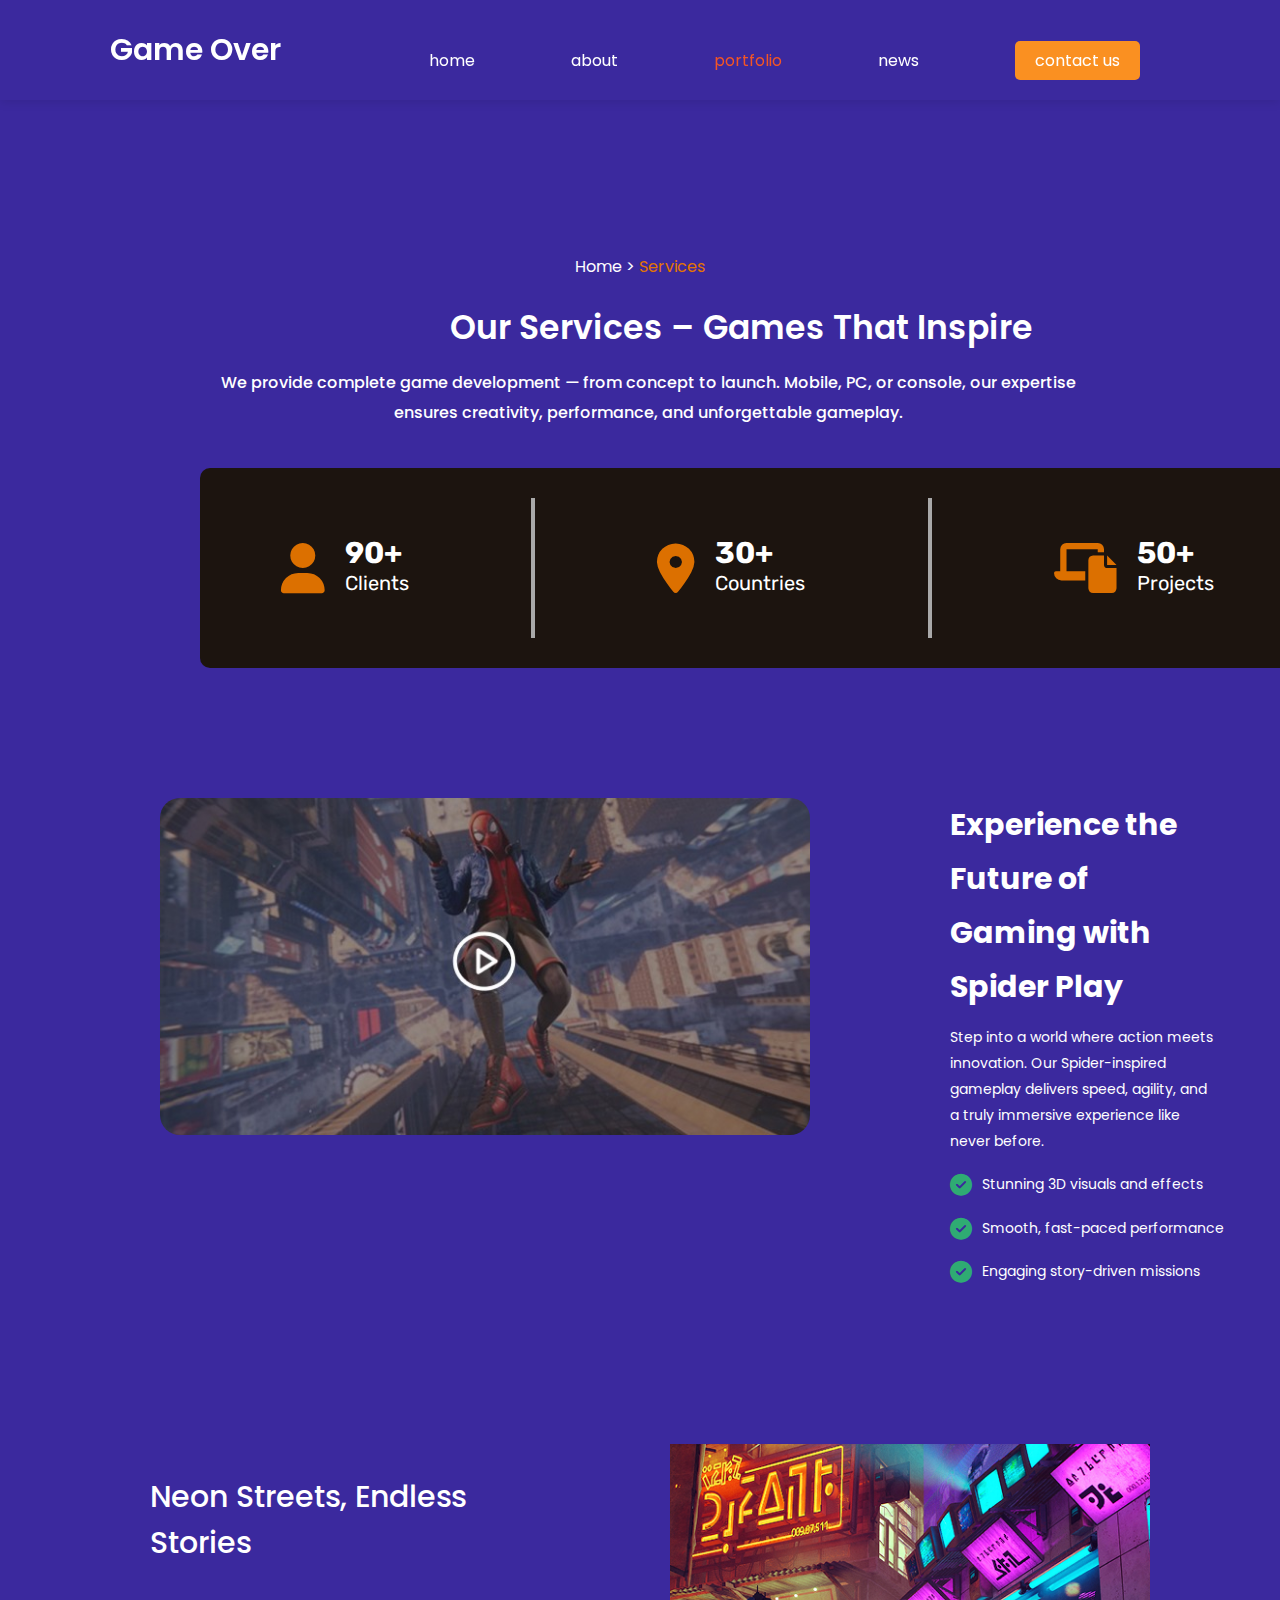
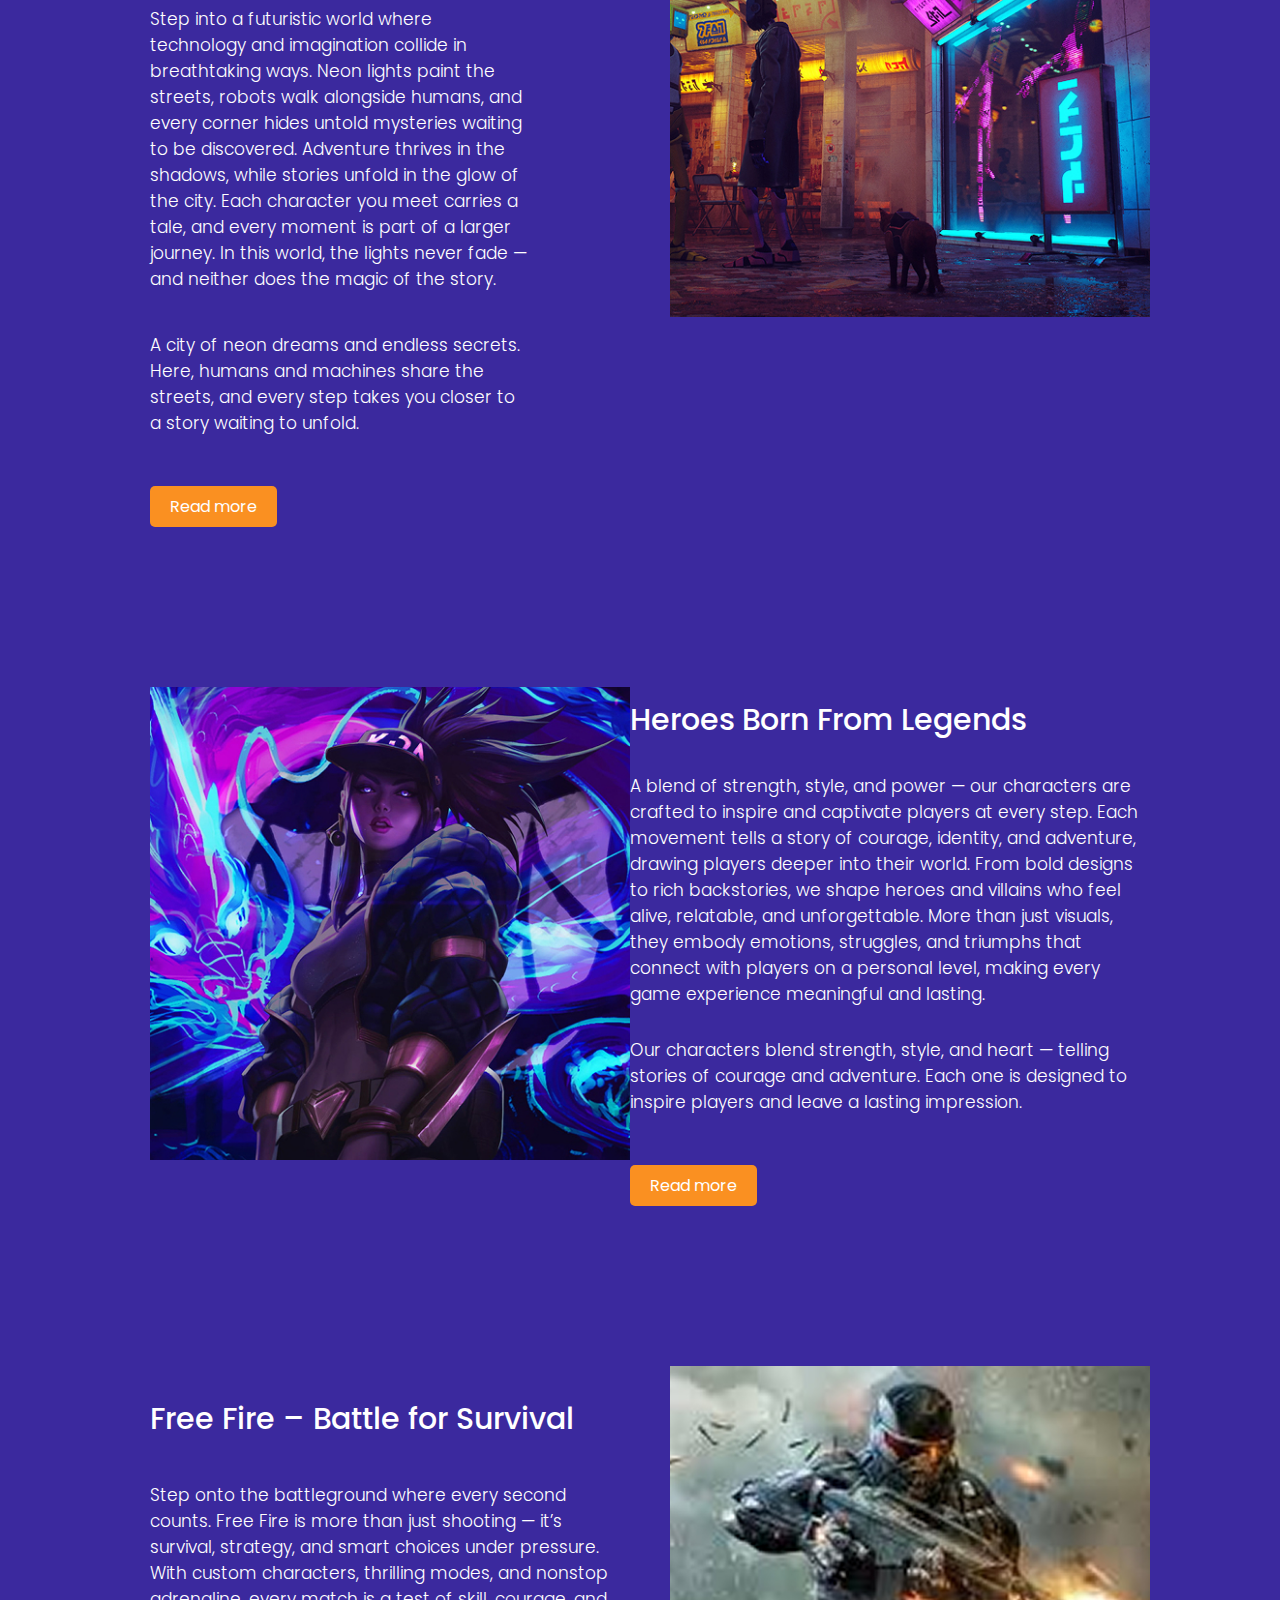
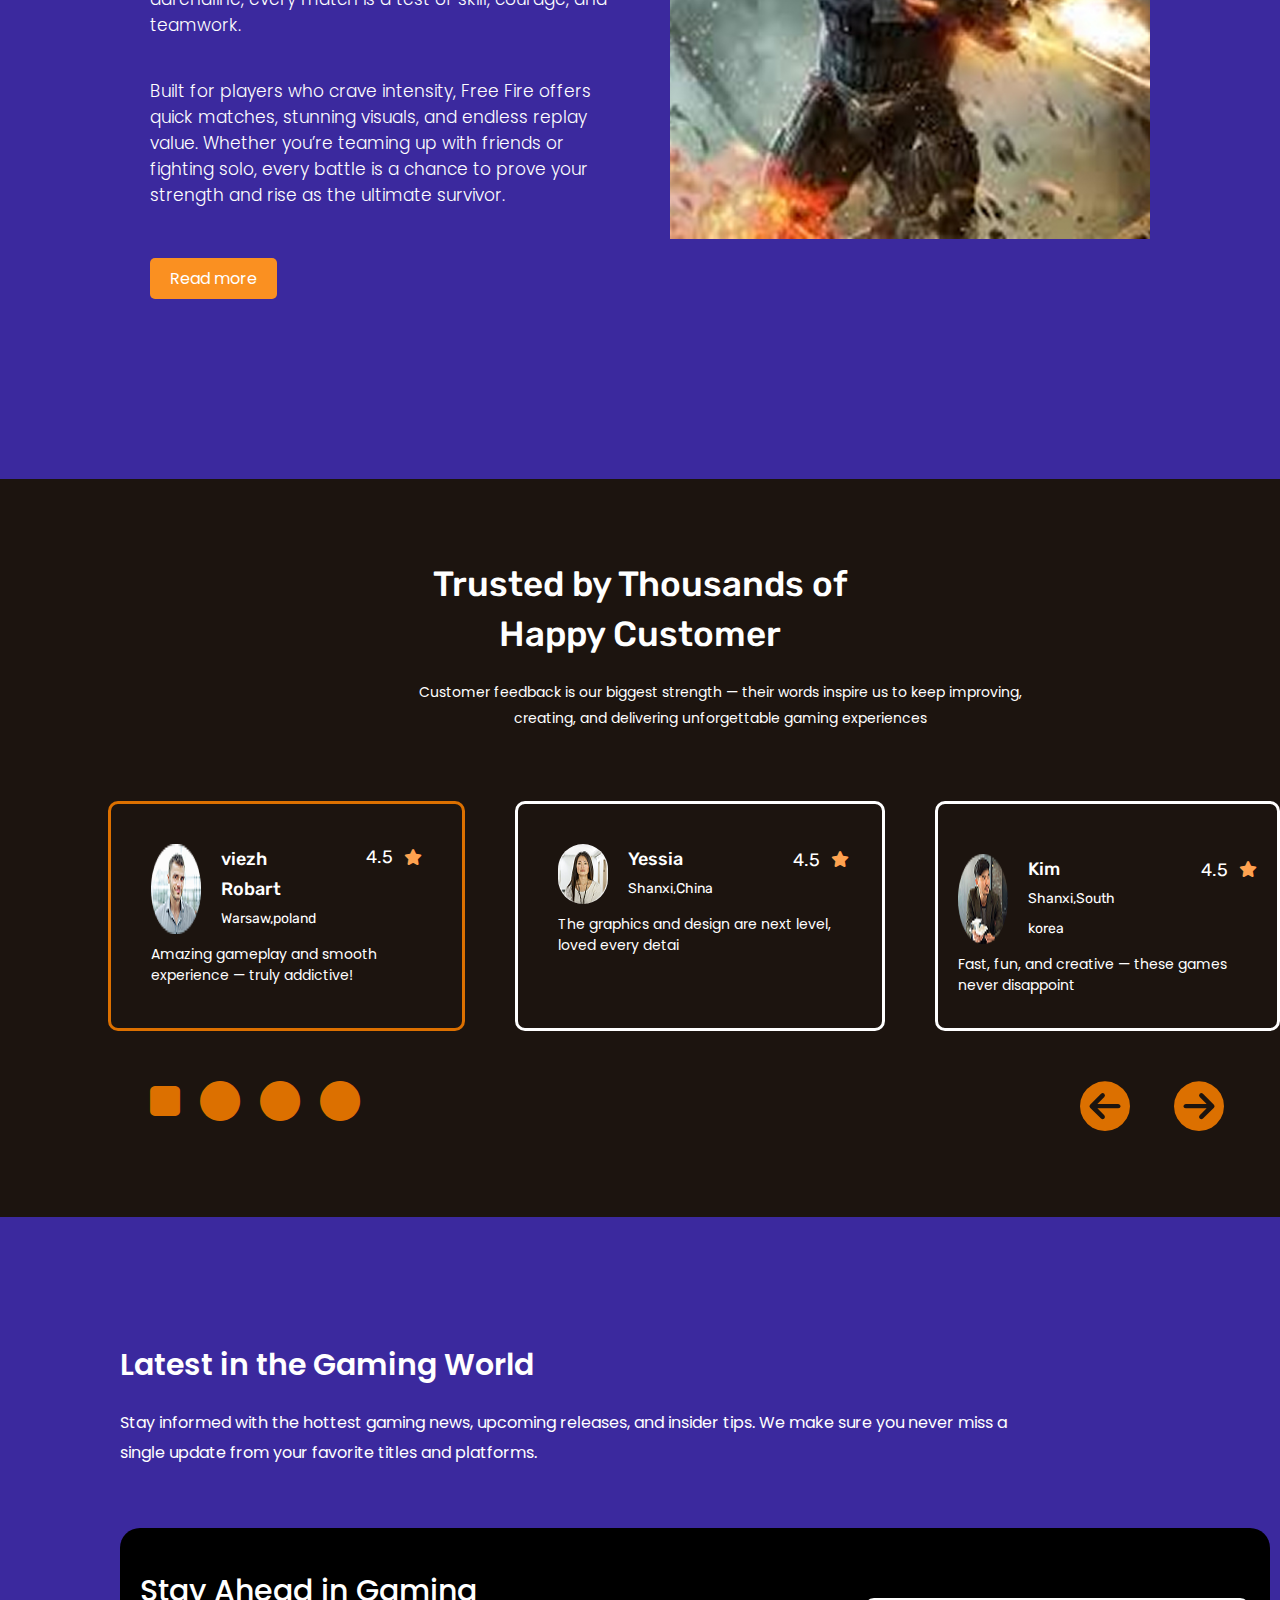
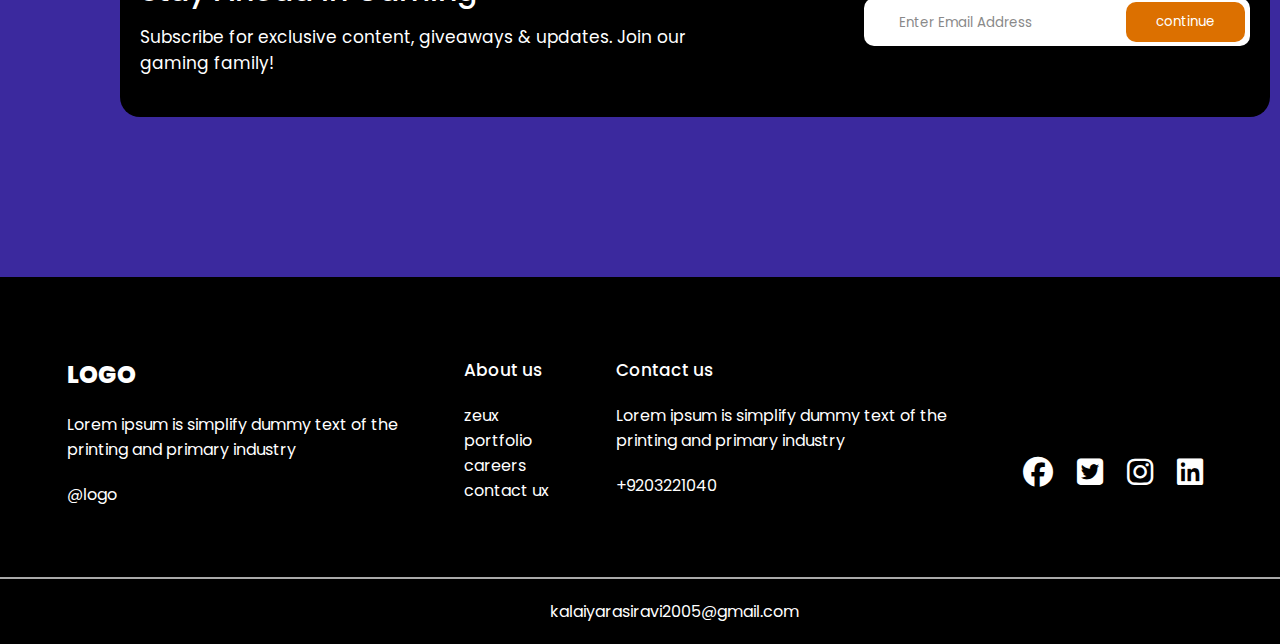
<file: Game-studio-website-main/Game-studio-website-main/portfolio.html>
<!DOCTYPE html>
<html>
<head>
	<meta charset="utf-8">
	<meta name="viewport" content="width=device-width, initial-scale=1">
	<title>Game Website</title>
	<link rel="stylesheet" type="text/css" href="portfolio.css">
	<link rel="stylesheet" href="https://cdnjs.cloudflare.com/ajax/libs/font-awesome/6.7.2/css/all.min.css" integrity="sha512-Evv84Mr4kqVGRNSgIGL/F/aIDqQb7xQ2vcrdIwxfjThSH8CSR7PBEakCr51Ck+w+/U6swU2Im1vVX0SVk9ABhg==" crossorigin="anonymous" referrerpolicy="no-referrer" />
	<link rel="icon" type="text/css" href="game.png">
</head>
<body>
	<section class="head1">
  <h1>Game Over</h1>
  <div class="menu-icon" onclick="toggleMenu()">☰</div>
	<ul id="nav-links">
    <li><a href="index.html" >home</a></li>
    <li><a href="about.html">about</a></li>
    <li><a href="portfolio.html" id="active">portfolio</a></li>
    <li><a href="news.html">news</a></li>
    <li><a href="contact.html" class="ctn">contact us</a></li>
  </ul>
</section>
<section class="services1">
	<h6>Home ><span> Services</span></h6>
	<h1>Our Services – Games That Inspire</h1>
	<p>We provide complete game development — from concept to launch. Mobile, PC, or console, our expertise ensures creativity, performance, and unforgettable gameplay.</p>
</section>
<section class="Services2">
	<div class="logobox1">
		<i class="fa-solid fa-user"></i>
		<div class="texts">
			<h3>90+</h3>
			<p>Clients</p>
		</div>
	</div>
	<hr>
	<div class="logobox2">
		<i class="fa-solid fa-location-dot"></i>
		<div class="texts">
			<h3>30+</h3>
			<p>Countries</p>
		</div>
	</div>
	<hr>
	<div class="logobox3">
		<i class="fa-solid fa-laptop-file"></i>
		<div class="texts">
			<h3>50+</h3>
			<p>Projects</p>
		</div>
	</div>
</section>
<section class="spiy">
	<div class="imge">
		<img src="HeroVideo.jpg">
	</div>
	<div class="spytext">
		<h1>Experience the Future of Gaming with Spider Play</h1>
		<h6>Step into a world where action meets innovation. Our Spider-inspired gameplay delivers speed, agility, and a truly immersive experience like never before.</h6>
		<div class="tick">
			<i class="fa-solid fa-circle-check"></i>
			<p>Stunning 3D visuals and effects</p>
		</div>
		<div class="tick">
			<i class="fa-solid fa-circle-check"></i>
			<p> Smooth, fast-paced performance</p>
		</div>
		<div class="tick">
			<i class="fa-solid fa-circle-check"></i>
			<p>Engaging story-driven missions</p>
		</div>
	</div>
</section>
<section class="firstpicture">
	<div class="girltext">
		<h1>Neon Streets, Endless Stories</h1>
		<p>Step into a futuristic world where technology and imagination collide in breathtaking ways. Neon lights paint the streets, robots walk alongside humans, and every corner hides untold mysteries waiting to be discovered. Adventure thrives in the shadows, while stories unfold in the glow of the city. Each character you meet carries a tale, and every moment is part of a larger journey. In this world, the lights never fade — and neither does the magic of the story.</p>
		<p>A city of neon dreams and endless secrets. Here, humans and machines share the streets, and every step takes you closer to a story waiting to unfold.</p>
		<button class="ctn">Read more</button>
	</div>
	<div class="girlimg">
		<img src="port2.jpg">
	</div>
</section>
<section class="secondpicture">
	<div class="girlimg">
		<img src="port3.jpg">
	</div>
	<div class="cartoontext">
		<h1>Heroes Born From Legends</h1>
		<p>A blend of strength, style, and power — our characters are crafted to inspire and captivate players at every step. Each movement tells a story of courage, identity, and adventure, drawing players deeper into their world. From bold designs to rich backstories, we shape heroes and villains who feel alive, relatable, and unforgettable. More than just visuals, they embody emotions, struggles, and triumphs that connect with players on a personal level, making every game experience meaningful and lasting.</p>
		<p>Our characters blend strength, style, and heart — telling stories of courage and adventure. Each one is designed to inspire players and leave a lasting impression.</p>
		<button class="ctn">Read more</button>
	</div>
</section>
<section class="thirdpicture">
	<div class="girltext">
		<h1>Free Fire – Battle for Survival</h1>
		<p>Step onto the battleground where every second counts. Free Fire is more than just shooting — it’s survival, strategy, and smart choices under pressure. With custom characters, thrilling modes, and nonstop adrenaline, every match is a test of skill, courage, and teamwork.</p>
		<p>Built for players who crave intensity, Free Fire offers quick matches, stunning visuals, and endless replay value. Whether you’re teaming up with friends or fighting solo, every battle is a chance to prove your strength and rise as the ultimate survivor.</p>
		<button class="ctn">Read more</button>
	</div>
	<div class="girlimg">
		<img src="port4.jpg">
	</div>
</section>
<section class="sevice4">
	<div class="headpart">
		<h1>Trusted by Thousands of<br> Happy Customer</h1>
		<p>Customer feedback is our biggest strength — their words inspire us to keep improving, creating, and delivering unforgettable gaming experiences</p>
	</div>
	<div class="finalpart">
		<div class="final1">
			<div class="logo1">
				<img src="viezh.png">
				<div class="vtext">
					<h3>viezh Robart</h3>
					<p>Warsaw,poland</p>
				</div>
				<h6>4.5</h6>
				<i class="fa-solid fa-star"></i>
			</div>
			<h4>Amazing gameplay and smooth experience — truly addictive!</h4>
		</div>
		<div class="final2">
			<div class="logo2">
				<img src="yessia.png">
				<div class="ytext">
					<h3>Yessia</h3>
					<p>Shanxi,China</p>
				</div>
				<h6>4.5</h6>
				<i class="fa-solid fa-star"></i>
			</div>
			<h4>The graphics and design are next level, loved every detai</h4>
		</div>
		<div class="final3">
			<div class="logo2">
				<img src="kim.png">
				<div class="ytext">
					<h3>Kim</h3>
					<p>Shanxi,South korea</p>
				</div>
				<h6>4.5</h6>
				<i class="fa-solid fa-star"></i>
			</div>
			<h4>Fast, fun, and creative — these games never disappoint</h4>
		</div>
	</div>
	<div class="arrows">
		<div class="circle">
			<div class="mulc">
				<i class="fa-solid fa-stop"></i>
				<i class="fa-solid fa-circle"></i>
				<i class="fa-solid fa-circle"></i>
				<i class="fa-solid fa-circle"></i>
			</div>
		</div>
		<div class="Arr">
			<i class="fa-solid fa-circle-arrow-left"></i>
			<i class="fa-solid fa-circle-arrow-right"></i>
		</div>
	</div>
</section>
<section class="parah">
  <h1>Latest in the Gaming World</h1>
  <p>Stay informed with the hottest gaming news, upcoming releases, and insider tips. We make sure you never miss a single update from your favorite titles and platforms.</p>
</section>
<div class="box">
   <div class="lorem">
    <h1>Stay Ahead in Gaming</h1>
    <p>Subscribe for exclusive content, giveaways & updates. Join our gaming family!</p>
	</div>
  <div class="search">
   <input type="text" name="" placeholder="Enter Email Address">
   <button>continue</button>
  </div>
</div>
<section class="footer">
  <div class="end1">
  	<h3>LOGO</h3>
    <p>Lorem ipsum is simplify dummy text of the<br>printing and primary industry</p>	
    <p>@logo</p>
  </div>
  <div class="end2">
    <h4>About us</h4>
    <ul>
    	<li>zeux</li>
    	<li>portfolio</li>
    	<li>careers</li>
    	<li>contact ux</li>
    </ul>
  </div>
  <div class="end3">
  	<h4>Contact us</h4>
    <p>Lorem ipsum is simplify dummy text of the<br>printing and primary industry</p>
    <p>+9203221040</p>
	</div>
  <div class="end4">
    <i class="fa-brands fa-facebook"></i>
    <i class="fa-brands fa-square-twitter"></i>
    <i class="fa-brands fa-instagram"></i>
   	<i class="fa-brands fa-linkedin"></i>
  </div>
</section>
<div class="line">
  <div class="bottom"></div>
  <h6>kalaiyarasiravi2005@gmail.com </h6>
</div>

    
<script>
  function toggleMenu() {
    const navLinks = document.getElementById("nav-links");
    navLinks.classList.toggle("active");
  }
</script>
</body>
</html>
</file>
<file: Game-studio-website-main/Game-studio-website-main/style.css>
@import url('https://fonts.googleapis.com/css2?family=Bebas+Neue&family=Cal+Sans&family=Permanent+Marker&family=Playfair+Display:ital,wght@0,400..900;1,400..900&family=Poppins:ital,wght@0,100;0,200;0,300;0,400;0,500;0,600;0,700;0,800;0,900;1,100;1,200;1,300;1,400;1,500;1,600;1,700;1,800;1,900&display=swap');
@import url('https://fonts.googleapis.com/css2?family=Bebas+Neue&family=Cal+Sans&family=Permanent+Marker&family=Playfair+Display:ital,wght@0,400..900;1,400..900&family=Poppins:ital,wght@0,100;0,200;0,300;0,400;0,500;0,600;0,700;0,800;0,900;1,100;1,200;1,300;1,400;1,500;1,600;1,700;1,800;1,900&family=Rubik:ital,wght@0,300..900;1,300..900&display=swap');
@import url('https://fonts.googleapis.com/css2?family=Bebas+Neue&family=Cal+Sans&family=Permanent+Marker&family=Playfair+Display:ital,wght@0,400..900;1,400..900&family=Poppins:ital,wght@0,100;0,200;0,300;0,400;0,500;0,600;0,700;0,800;0,900;1,100;1,200;1,300;1,400;1,500;1,600;1,700;1,800;1,900&family=Rubik:ital,wght@0,300..900;1,300..900&display=swap');
*
{
	margin: 0;
	padding: 0;
	box-sizing: border-box;
}
body {
  
  overflow-x: hidden;
  max-width: 100vw;
  background-color: rgb(59, 41, 158);;
}
.head1 {
  display: flex;
  justify-content: space-between;
  align-items: center;
  padding: 0 50px;
  height: 100px;
  width: 100%;
  position: sticky;
  top: 0;
  left: 0;
  z-index: 1000;
    
  box-shadow: 0 2px 10px rgba(0,0,0,0.1);
  background-color: rgb(59, 41, 158);  
}

.head1 ul {
  display: flex;
  justify-content: space-evenly;
  align-items: center;
  gap: 56px;
  margin-top: 20px;
  margin-right: 50px;
}

.head1 ul li {
  list-style-type: none;
  font-family: "Poppins", sans-serif;
  font-weight: 400;
  color: white;
}

.head1 a {
  text-decoration: none;
  color: white;
  margin-right: 20px;
  margin-right: 40px;
  
}

.head1 h1 {
  font-size: 30px;
  font-family: "Poppins", sans-serif;
  font-weight: 600;
  margin: 60px;
  color: white;
}

.ctn {
  margin-top: 50px;
	padding: 15px;
	
	font-family: "Poppins", sans-serif;
	font-size: 16px;
	color: white;
	outline: none;
	border: none;
	border-radius: 50px;
	background-color: #fa9021;
	border-radius: 5px;
	padding: 8px 20px;

}
#active
{
  color: #f35525;
}
.menu-icon {
  display: none; 
}

.home-section 
{
	display: flex;
	justify-content: space-between;

}
.home-section img 
{
	position: absolute;
	right: 30px;
	left: 900px;
}

.home-section .text h5 
{
	font-size: 20px;
	font-family: "Poppins", sans-serif;
	color: #fa9021;
	margin-top: 150px;
	width: 50%;
  padding-left: 150px;
	margin-bottom: 20px;

}
.home-section .text h1
{
	font-size: 50px;
	font-family: "Poppins", sans-serif;
	width: 35%;
	color: white;
	margin-left: 150px;
} 
.home-section .text p 
{
	font-size: 16px;
	font-family: "Poppins", sans-serif;
	margin-left: 150px;
	width: 40%;
	margin-top: 40px;
	line-height: 187.5%;
	text-align: justify;
	color: white;
}
.home-section .text .ctn 
{
	margin-left: 150px;
}
.trendinggams
{
	display: flex;
	justify-content: space-between;
	color: white;
	margin-top: 48px;
} 
.trendinggams h2 
{
   font-size: 31px;
   color: white;
   font-family: "Rubik", sans-serif;
   margin-top: 150px;
   margin-left: 150px;
}
.trendinggams button 
{
	font-size: 20px;
	font-family: "Rubik", sans-serif;
	font-style: normal;
  background: transparent;
	padding: 15px 35px;
  margin-top: 140px;
	color: white;
	background-color: #609996;
	margin-right:150px;
	border-radius: 10px;
	border: none;
	outline: none;

}
.images
{
	display: grid;
   grid-template-columns:1fr 1fr 1fr 1fr;
   margin-top: 60px;
   column-gap: 10px;
   row-gap: 5px;
}
.images div img 
{
	border-radius: 20px;


}
.images div img 
{
	width: 230px;

}
.images .one 
{
	margin-left: 150px;
	padding-right: 10px;

}
.images .four
{
	margin-right: 150px;
}
.images .two 
{
	height: 207px;
	padding-left: 25px;
}
.images i 
{
	color: white;
	margin-top: 30px;
	word-spacing: 20px;
	font-size: 17px;
	padding-left: 20px;

	font-style: normal;
	letter-spacing: 2px;
	
	
}
.images .two i 
{
	margin-top: 40px;
}
.images .follow 
{
  display: inline-block;
}
.follow span  
{
	font-size: 22px;
	color: white;
	font-family: "Rubik", sans-serif;
  font-optical-sizing: auto;
  font-weight: weight;
  font-style: normal;
  padding: 10px;

}
.follow i  
{
	font-size: 22px;
	margin-left: 10px;
}
.home-section2
{
	margin-top: 150px;
	padding-left: 150px;
}
.home-section2 h1 
{
	font-size: 35px;
	color: white;
	font-family: "Poppins", sans-serif;
  font-weight: 600;
  font-style: normal;
  text-align: center;
}

.home-section2 h2 
{
	font-size: 30px;
	color: white;
font-family: "Poppins", sans-serif;
  font-weight: 600;
  font-style: normal;
  margin-top: 80px;
}
.home-section2 p 
{
	font-size: 16px;
	color: white;
	 font-family: "Poppins", sans-serif;
  font-weight: 400;
  font-style: normal;
  margin-top: 25px;
  width: 45%;
  line-height: 187.5%;
}
.home-section2 img 
{
	margin-top: 60px;
	border-radius: 10px;
	width: 88%;
}
.bgimg {
  width: 100%;
  min-height: 900px;
  background: linear-gradient(rgba(0,0,0,0.8), rgba(0,0,0,0.8)), 
              url("bg.jpg") center/cover no-repeat;
  position: relative;
  padding: 150px 50px;  
  margin-top: 100px; 
}

.bgimg h1 {
  font-size: 42px;
  color: white;
  font-family: "Poppins", sans-serif;
  font-weight: 700;
  text-align: center;
  line-height: 1.5;
  margin-bottom: 20px;
}

.bgimg p {
  color: white;
  font-size: 18px;
  font-family: "Poppins", sans-serif;
  font-weight: 400;
  text-align: center;
  margin: 0 auto 50px;
  max-width: 1000px; 
  line-height: 1.8;
}

.first4, .second4 {
  display: flex;
  justify-content: center;
  flex-wrap: wrap;
  gap: 40px;
  margin-top: 30px;
  width: 100%; 
}

.icons {
  flex: 1 1 200px;   
  max-width: 220px;
  text-align: center;
}

.icons img {
  max-width: 80px;
  border-radius: 20px;
}

.icons p {
  margin-top: 10px;
  color: white;
  font-size: 16px;
}

.icons i {
  font-size: 22px;
  color: #DC7000;
  margin-top: 10px;
  display: block;
}
.picture h1 
{
	color: white;
	text-align: center;
	font-size: 30px;
	margin-top: 150px;
	font-family: "Poppins", sans-serif;
  font-weight: 700;
  font-style: normal;
}
.picture p 
{
	color: white;
	text-align: center;
	font-size: 14px;
	 font-family: "Poppins", sans-serif;
  font-weight: 400;
  font-style: normal;
  margin-top: 20px;
}
.pic6 
{
	margin-left: 150px;
	margin-top: 68px;
}
.pic6 img 
{
	object-fit: cover;
	border-radius: 35px;
	padding: 8px;
}
.pic6 button 
{
	font-size: 20px;
	font-family: "Rubik", sans-serif;
	font-style: normal;
	background: transparent;
	padding: 15px 35px;
  margin-top: 58px;
	color: white;
	background-color: #5141a8;
	border-radius: 10px;
	border: none;
	outline: none;
	margin-left: 510px;

}
.parah h1 
{
	color: white;
	font-size: 30px;
	 font-family: "Poppins", sans-serif;
  font-weight: 600;
  font-style: normal;
  margin-left: 120px;
  line-height: 187.5%;
  margin-top: 120px;
}
.parah p 
{
	color: white;
	 font-family: "Poppins", sans-serif;
  font-weight: 400;
  font-style: normal;
  font-size: 16px;
  line-height: 187.5%;
  margin-left: 120px;
  margin-top: 15px;
  width: 70%;
}
.box  
{
	height: 189px;
	width: 1150px;
	border-radius: 20px;
	background-color: black;
	margin-left: 120px;
	margin-top: 60px;
	display: flex;
	justify-content: space-around;
	align-items: center;

}
.lorem h1 
{
	font-size: 30px;
	color: white;
	font-family: "Poppins", sans-serif;
  font-weight: 500;
  font-style: normal;

}
.lorem p 
{
	font-size: 17px;
	font-family: "Poppins", sans-serif;
  font-weight: 400;
  font-style: normal;
  color: white;
  margin-top: 10px;
  width: 80%;

}
.box .search 
{
	height: 48px;
	width: 385.68px;
	border-radius: 10px;
	background-color: #ffffff;
	display: flex;
	justify-content: space-between;
	align-items: center;
	padding: 5px;
}
.search button
{
	padding: 10px 30px;
	background-color: #DC7000;
	color: white;
	border-radius: 10px;
	border: none;
	outline: none;
	 font-family: "Poppins", sans-serif;
  font-weight: 400;
  font-style: normal;
  margin-right: 0px;

}
.search input 
{
	outline: none;
	border: none;
	padding: 10px;
	margin-left: 20px;
}
input::placeholder
{
	color: #898989;
	font-family: "Poppins", sans-serif;
  font-weight: 400;
  font-style: normal;
}
.footer
{
	height: 300px;
	width: 100%;
	background-color: black;
	margin-top: 160px;
	color: white;
	display: flex;
	justify-content: space-evenly;
	padding-top: 80px;
}
.end1 h3 
{
	font-size: 24px;
	font-family: "Poppins", sans-serif;
  font-weight: 800;
  font-style: normal;
}
.end1 p 
{
	font-size: 16px;
	 font-family: "Poppins", sans-serif;
  font-weight: 400;
  font-style: normal;
  margin-top: 20px;
}
.end2 h4 
{
	font-size: 17px;
	font-family: "Poppins", sans-serif;
  font-weight: 500;
  font-style: normal;

}

.end2 ul 
{
	list-style-type: none;
	font-family: "Poppins", sans-serif;
  font-weight: 400;
  font-style: normal;
  margin-top: 20px;
}
.end3 h4 
{
	font-size: 17px;
	font-family: "Poppins", sans-serif;
  font-weight: 500;
  font-style: normal;

}

.end3 p 
{
	list-style-type: none;
	font-family: "Poppins", sans-serif;
  font-weight: 400;
  font-style: normal;
  margin-top: 20px;
}
.end4 i 
{
	font-size: 30px;
	padding-left: 10px;
	padding-right: 10px;
	margin-top: 100px;
}
hr 
{
	color: darkgray;
}
.line h6 
{
	color: white;
	font-size: 16px;
	font-family: "Poppins", sans-serif;
  font-weight: 400;
  font-style: normal;
  margin-top: 0px;
  
  padding: 20px;
  padding-left: 550px;
  background-color: black;
 
}


/*media query*/

@media (max-width: 991px) {
  .head1 {
    flex-wrap: nowrap;
    justify-content: space-between;
    align-items: center;
    padding: 0 20px;
    height: 100px;
    position: relative;
  }

  .menu-icon {
    display: block;
    font-size: 30px;
    color: white;
    cursor: pointer;
  }

  #nav-links {
    display: none;
    flex-direction: column;
    position: absolute;
    top: 80.5px;
    left: 0;
    width: 100%;
    background-color: black;
    text-align: center;
    padding: 20px 0;
    z-index: 999;
  }

  #nav-links.active {
    display: flex;
  }

  .head1 ul li {
    margin: 10px 0;
  }

  .ctn {
    margin: 10px auto 0;
  }

  .head1 h1 {
    margin: 0;
    font-size: 24px;
  }
  .home-section {
    flex-direction: column-reverse;
    align-items: center;
    padding: 20px;
    position: relative;
  }

  .home-section img {
    position: static;
    width: 60%;
    left: 300px;
    margin-top: 20px;
  }

  .home-section .text h5,
  .home-section .text h1,
  .home-section .text p,
  .home-section .text .ctn {
    margin-left: 0;
    padding-left: 0;
    width: 90%;
    text-align: center;
  }

  .home-section .text h1 {
    width: 100%;
    font-size: 36px;

  }

  .home-section .text p {
    width: 100%;
  }

  .home-section .text .ctn {
    margin: 20px auto 0;
  }
  .trendinggams {
    flex-direction: column;
    align-items: center;
    text-align: center;
    gap: 20px;
  }

  .trendinggams h2 {
    margin-left: 0;
    margin-top: 50px;
  }

  .trendinggams button {
    margin: 0 auto 30px;
  }

  .images {
    grid-template-columns: 1fr 1fr;
    column-gap: 20px;
    row-gap: 20px;
    justify-items: center;
  }

  .images .one,
  .images .four {
    margin: 0;
  }

  .images div img {
    width: 200px;
  }

  .images .follow {
    display: flex;
    justify-content: center;
    align-items: center;
    margin-top: 10px;
  }
  .follow span,
  .follow i {
    
    margin-top: 0;
  }
  .two 
  .follow i 
  {
  	margin-top: 0px;
  	position: relative;
  	top: 0px;
  }
  .home-section2 {
    margin-top: 80px;
    padding-left: 20px;
    padding-right: 20px;
    text-align: center;
  }

  .home-section2 h1 {
    font-size: 28px;
  }

  .home-section2 h2 {
    font-size: 22px;
    margin-top: 40px;
  }

  .home-section2 p {
    font-size: 15px;
    width: 100%;
    margin-top: 20px;
    line-height: 180%;
  }

  .home-section2 img {
    margin-top: 40px;
    width: 100%;
    border-radius: 8px;
  }
  .bgimg {
    padding: 100px 20px;
    margin-top: 60px;
    min-height: auto; 
  }

  .bgimg h1 {
    font-size: 30px;
    line-height: 1.4;
  }

  .bgimg h1 span {
    font-size: 22px; 
    display: block;
    margin-top: 8px;
  }

  .bgimg p {
    font-size: 16px;
    line-height: 1.6;
    max-width: 100%;
    margin-bottom: 30px;
    padding: 0 10px;
  }

  .first4, .second4 {
    gap: 20px;
    margin-top: 20px;
    flex-direction: column; 
    align-items: center;
  }

  .icons {
    flex: 1 1 100%;
    max-width: 280px;
  }

  .icons img {
    max-width: 60px;
  }

  .icons p {
    font-size: 15px;
  }

  .icons i {
    font-size: 20px;
  }
  .picture h1 {
    font-size: 24px;
    margin-top: 80px;
  }

  .picture p {
    font-size: 13px;
    width: 90%;
    margin: 15px auto 0; 
  }

  .pic6 {
    margin-left: 0;
    margin-top: 40px;
    text-align: center;
  }

  .pic6 .first3,
  .pic6 .second3 {
    display: flex;
    flex-direction: column;
    align-items: center;
  }

  .pic6 img {
    width: 90%;
    max-width: 350px;
    border-radius: 20px;
    padding: 5px;
  }

  .pic6 button {
    margin: 30px auto 0;
    display: block;
    font-size: 18px;
    padding: 12px 28px;
  }

  .parah h1 {
    font-size: 22px;
    margin-left: 0;
    margin-top: 80px;
    text-align: center;
    line-height: 160%;
  }

  .parah p {
    font-size: 14px;
    margin-left: 0;
    margin-top: 12px;
    width: 90%;
    text-align: center;
    margin-right: auto;
    margin-left: auto;
  }
  .box {
    width: 90%;              
    margin-left: auto;     
    margin-right: auto;
    height: auto;            
    flex-direction: column;  
    padding: 20px;           
    text-align: center;      
  }

  .lorem h1 {
    font-size: 24px; 
  }

  .lorem p {
    font-size: 15px; 
    width: 100%;    
  }

  .box .search {
    width: 100%;          
    margin-top: 20px;     
  }

  .search input {
    width: 60%;           
  }

  .search button {
    padding: 10px 20px;  
    font-size: 14px;
  }

  .footer {
    padding: 60px 20px;   
  }

  .footer h3,
  .footer h4 {
    font-size: 10px;   
  }

  .footer p,
  .footer ul li,
  .line h6 {
    font-size: 10px;  
  }

  .end4 i {
    font-size: 10px; 
    padding-left: 10px;
  }
  .line {
  background-color: black;
  text-align: center;   
  padding: 20px;
}

.line h6 {
 display: none;
}
  
}

@media (max-width: 768px) {
  .home-section img {
    width: 80%;
  }

  .home-section .text h1 {
    font-size: 28px;
  }

  .home-section .text h5 {
    font-size: 18px;
  }

  .home-section .text p {
    font-size: 15px;
    line-height: 180%;
  }

  .home-section .text .ctn {
    font-size: 15px;
    padding: 10px 20px;
  }
  

  .trendinggams h2 {
    font-size: 24px;
  }

  .trendinggams button {
    font-size: 18px;
    padding: 10px 25px;
  }

  
}

@media (max-width: 567px) {
  .home-section {
    padding: 10px;
  }

  .home-section img {
    width: 100%;
  }

  .home-section .text h1 {
    font-size: 24px;
  }

  .home-section .text h5 {
    font-size: 16px;
  }

  .home-section .text p {
    font-size: 14px;
  }

  .home-section .text .ctn {
    font-size: 14px;
    padding: 8px 16px;
  }
  .trendinggams h2 {
    font-size: 20px;
    margin-top: 30px;
  }

  .trendinggams button {
    font-size: 16px;
    padding: 8px 20px;
  }

  .images {
    grid-template-columns: 1fr;
    row-gap: 20px;
    column-gap: 0;
    padding: 0 15px; 
    width: 100%;
    box-sizing: border-box;
  }

  .images div {
    margin: 0 auto;
    width: 100%;
  }

  .images div img {
    width: 100%;
    max-width: 100%;
    border-radius: 15px;
  }

  .images .one,
  .images .two,
  .images .third,
  .images .four {
    margin-left: 0;
    margin-right: 0;
  }
  .images .two  
  {
  	display: none;
  }

  .follow {
    display: flex;
    justify-content: center;
    align-items: center;
    margin-top: 10px;
    gap: 10px;
  }

  .follow i,
  .follow span {
    font-size: 16px;
  }
}
@media (max-width: 487px) 
{
  .end4  
  {
    display: none;
  }
}
</file>
<file: Game-studio-website-main/Game-studio-website-main/about.css>
@import url('https://fonts.googleapis.com/css2?family=Bebas+Neue&family=Cal+Sans&family=Permanent+Marker&family=Playfair+Display:ital,wght@0,400..900;1,400..900&family=Poppins:ital,wght@0,100;0,200;0,300;0,400;0,500;0,600;0,700;0,800;0,900;1,100;1,200;1,300;1,400;1,500;1,600;1,700;1,800;1,900&display=swap');
@import url('https://fonts.googleapis.com/css2?family=Bebas+Neue&family=Cal+Sans&family=Permanent+Marker&family=Playfair+Display:ital,wght@0,400..900;1,400..900&family=Poppins:ital,wght@0,100;0,200;0,300;0,400;0,500;0,600;0,700;0,800;0,900;1,100;1,200;1,300;1,400;1,500;1,600;1,700;1,800;1,900&family=Rubik:ital,wght@0,300..900;1,300..900&display=swap');
@import url('https://fonts.googleapis.com/css2?family=Bebas+Neue&family=Cal+Sans&family=Permanent+Marker&family=Playfair+Display:ital,wght@0,400..900;1,400..900&family=Poppins:ital,wght@0,100;0,200;0,300;0,400;0,500;0,600;0,700;0,800;0,900;1,100;1,200;1,300;1,400;1,500;1,600;1,700;1,800;1,900&family=Rubik:ital,wght@0,300..900;1,300..900&display=swap');
*
{
	margin: 0;
	padding: 0;
	box-sizing: border-box;
}
body {
  
  overflow-x: hidden;
  max-width: 100vw;
  background-color: rgb(168, 168, 168);;
}
.head1 {
  display: flex;
  justify-content: space-between;
  align-items: center;
  padding: 0 50px;
  height: 100px;
  width: 100%;
  position: sticky;
  top: 0;
  left: 0;
  z-index: 1000;
    
  box-shadow: 0 2px 10px rgba(0,0,0,0.1);
  background-color: rgb(138, 133, 165);  
}

.head1 ul {
  display: flex;
  justify-content: space-evenly;
  align-items: center;
  gap: 56px;
  margin-top: 20px;
  margin-right: 50px;
}

.head1 ul li {
  list-style-type: none;
  font-family: "Poppins", sans-serif;
  font-weight: 400;
  color: white;
}

.head1 a {
  text-decoration: none;
  color: white;
  margin-right: 20px;
  margin-right: 40px;
  
}

.head1 h1 {
  font-size: 30px;
  font-family: "Poppins", sans-serif;
  font-weight: 600;
  margin: 60px;
  color: white;
}

.ctn {
  margin-top: 50px;
	padding: 15px;
	
	font-family: "Poppins", sans-serif;
	font-size: 16px;
	color: white;
	outline: none;
	border: none;
	border-radius: 50px;
	background-color: #fa9021;
	border-radius: 5px;
	padding: 8px 20px;

}
#active
{
  color: #f35525;
}
.menu-icon {
  display: none; 
}
.about-section1 
{
  display: flex;
  justify-content: space-between;
  color: white;
}

.about-section1 .parah h6
{
  font-size: 12px;
  font-family: "Poppins", sans-serif;
  font-weight: 400;
  font-style: normal;
  color: white;
  margin-top: 130px;
  margin-left: 100px;
}
.about-section1 .parah h1 
{
  font-family: "Poppins", sans-serif;
  font-weight: 700;
  font-style: normal;
  font-size: 30px;
  line-height: 180.5%;
  margin-left: 100px;
  margin-top: 40px;
  width: 70%;

}
.about-section1 .parah  span 
{
  color: #eb7500;
}
.about-section1 .parah p  
{
  font-weight: 15px;
  font-family: "Poppins", sans-serif;
  font-weight: 400;
  font-style: normal;
  margin-left: 100px;
  margin-top: 22px;
  line-height: 208.5%;

}
.about-section1 .parah button 
{
  padding: 15px;
  border-radius: 20px;
  padding-right: 40px;
  padding-left: 40px;
  margin-left: 100px;
  border: none;
  outline: none;
  margin-top: 50px;
   font-family: "Poppins", sans-serif;
  font-weight: 500;
  font-style: normal;
  color: white;
  font-size: 16px;
}
.about-section1 .img  img 
{
  padding-left: 100px;
  width: 800px;
  margin-top: 20px;
}
.about-section1 .img .box 
{
  height: 50px;
  width: 180px;
  background-color: #333333;
  border: 2px solid black;
  margin-left: 100px;
  position: absolute;
  top: 692px;
  border: none;
  outline: none;
}
.about-section1 .box span  
{
  color: white;
  font-size: 16px;
  text-align: center;
  margin-top: 20px;

   font-family: "Poppins", sans-serif;
  font-weight: 500;
  font-style: normal;

}
.about-section1 .box i 
{
  padding: 20px;
  padding-left: 30px;
}

.about-section2 h1 
{
  color: white;
  font-size: 25px;
  font-family: "Poppins", sans-serif;
  font-weight: 600;
  font-style: normal;
  margin-left: 100px;
  margin-top: 160px;
}
.about-section2 .head
{
  display: flex;
margin-top: 70px;

}
.about-section2 .head .box1
{
  height: 348px;
  width: 372px;
  border-radius: 20px;
  background-color: #1c140f;
  margin-left: 95px;
  margin-right: 80px;
}
.about-section2 .head .box2
{
  height: 348px;
  width: 372px;
  border-radius: 20px;
  background-color: #1c140f;
  /*margin-right: 37px;*/
   margin-right: 80px;
}
.about-section2 .head .box3
{
  height: 348px;
  width: 372px;
  border-radius: 20px;
  background-color: #1c140f;
  /*margin-right: 37px;*/
   margin-right: 80px;
}
.about-section2 .head .box1 .violet
{
  font-size: 14px;
  color: white;
  padding: 10px;
  padding-left: 30px;
  padding-right: 30px;
  font-family: "Poppins", sans-serif;
  font-weight: 400;
  font-style: normal;
  background-color: #2c1225;
  border-radius: 10px;
  margin-left: 35px;
  margin-top: 60px;
  border: none;
  outline: none;
}
.about-section2 .head .box1 h3 
{
  color: white;
  font-size: 20px;
  font-family: "Poppins", sans-serif;
  font-weight: 600;
  font-style: normal;
  line-height: 187.5%;
  margin-left: 35px;
  margin-top: 20px;
}
.about-section2 .head .box1 p  
{
  color: white;
  font-size: 14px;
  margin-left: 35px;
  font-family: "Poppins", sans-serif;
  font-weight: 400;
  font-style: normal;
  line-height: 187.5%;
  margin-top: 20px;
  width: 80%;
  text-align: justify;

}
.about-section2 .head .box2 .brown
{
  font-size: 14px;
  color: white;
  padding: 10px;
  padding-left: 30px;
  padding-right: 30px;
  font-family: "Poppins", sans-serif;
  font-weight: 400;
  font-style: normal;
  background-color:#31190d ;
  border-radius: 10px;
  margin-left: 35px;
  margin-top: 60px;
  border: none;
  outline: none;
}
.about-section2 .head .box2 h3 
{
  color: white;
  font-size: 20px;
  font-family: "Poppins", sans-serif;
  font-weight: 600;
  font-style: normal;
  line-height: 187.5%;
  margin-left: 35px;
  margin-top: 20px;
}
.about-section2 .head .box2 p  
{
  color: white;
  font-size: 14px;
  margin-left: 35px;
  font-family: "Poppins", sans-serif;
  font-weight: 400;
  font-style: normal;
  line-height: 187.5%;
  margin-top: 20px;
  width: 80%;
  text-align: justify;
}
.about-section2 .head .box3 .green
{
  font-size: 14px;
  color: white;
  padding: 10px;
  padding-left: 30px;
  padding-right: 30px;
  font-family: "Poppins", sans-serif;
  font-weight: 400;
  font-style: normal;
  background-color:#192a1d ;
  border-radius: 10px;
  margin-left: 35px;
  margin-top: 60px;
  border: none;
  outline: none;
}
.about-section2 .head .box3 h3 
{
  color: white;
  font-size: 20px;
  font-family: "Poppins", sans-serif;
  font-weight: 600;
  font-style: normal;
  line-height: 187.5%;
  margin-left: 35px;
  margin-top: 20px;
}
.about-section2 .head .box3 p  
{
  color: white;
  font-size: 14px;
  margin-left: 35px;
  font-family: "Poppins", sans-serif;
  font-weight: 400;
  font-style: normal;
  line-height: 187.5%;
  margin-top: 20px;
  width: 80%;
  text-align: justify;
}
.about-section3
{
  height: 603px;
  width: 100%;
  background-color: #1c140f;
  margin-top: 140px;
  display: flex;

}
.about-section3 .girlpic img  
{
  margin-top: 112px;
  margin-left: 100px;
}
.about-section3 .textpart 
{
  color: white;
  width: 80%;
}
.about-section3 .textpart h4
{
  font-size: 16px;
   font-family: "Poppins", sans-serif;
  font-weight: 500;
  font-style: normal;
  line-height: 202.5%;
  margin-top: 140px;
  margin-left: 100px;

}
.about-section3 .textpart h1 
{
  font-size: 28px;
  font-family: "Poppins", sans-serif;
  font-weight: 600;
  font-style: normal;
  line-height: 157.5%;
  margin-left: 100px;
  margin-top: 15px;
  width: 70%;
}
.about-section3 .textpart p 
{
  font-size: 16px;
  font-family: "Poppins", sans-serif;
  font-weight: 400;
  font-style: normal;
  line-height: 202.5%;
  margin-left: 100px;
  margin-top: 30px;
  width: 600px;
}
.team h2 
{
  color: white;
  font-size: 25px;
  font-family: "Poppins", sans-serif;
  font-weight: 600;
  font-style: normal;
  margin-left: 100px;
  margin-top: 150px;
}
.human 
{
  display: flex;
  margin-top: 60px;
}
.human .human1 
{
  height: 253px;
  width: 280px;
  background-color: #1c140f;
  border-radius: 20px;
  margin-left: 100px;
  margin-right: 30px;
  padding: 30px;
}
.human1 img  
{
  margin-left: 50px;
}
.human .human2 
{
  height: 253px;
  width: 280px;
  background-color: #1c140f;
  border-radius: 20px;
  margin-right: 30px;
  padding: 40px;
}
.human2 img  
{
  margin-left: 50px;
}
.human .human3 
{
  height: 253px;
  width: 280px;
  background-color: #1c140f;
  border-radius: 20px;
  margin-right: 30px;
  padding: 45px;
}
.human3 img  
{
  margin-left: 50px;
}
.human .human4 
{
  height: 253px;
  width: 280px;
  background-color: #1c140f;
  border-radius: 20px;
  padding: 45px;
}
.human4 img  
{
  margin-left: 50px;
}
.human1 h5 
{
  font-size: 18px;
  font-family: "Poppins", sans-serif;
  font-weight: 600;
  font-style: normal;
  color: white;
  margin-left: 60px;
}
.human1 p 
{
  color: white;
   font-family: "Poppins", sans-serif;
  font-weight: 300;
  font-style: normal;
  line-height: 202.5%;
  margin-left: 90px;
}
.human2 h5 
{
  font-size: 18px;
  font-family: "Poppins", sans-serif;
  font-weight: 600;
  font-style: normal;
  color: white;
  margin-left: 60px;
}
.human2 p 
{
  color: white;
   font-family: "Poppins", sans-serif;
  font-weight: 300;
  font-style: normal;
  line-height: 202.5%;
  margin-left: 90px;
}
.human3 h5 
{
  font-size: 18px;
  font-family: "Poppins", sans-serif;
  font-weight: 600;
  font-style: normal;
  color: white;
  margin-left: 60px;
}
.human3 p 
{
  color: white;
   font-family: "Poppins", sans-serif;
  font-weight: 300;
  font-style: normal;
  line-height: 202.5%;
  margin-left: 90px;
}
.human4 h5 
{
  font-size: 18px;
  font-family: "Poppins", sans-serif;
  font-weight: 600;
  font-style: normal;
  color: white;
  margin-left: 60px;
}
.human4 p 
{
  color: white;
   font-family: "Poppins", sans-serif;
  font-weight: 300;
  font-style: normal;
  line-height: 202.5%;
  margin-left: 90px;
}

.parah h1 
{
  color: white;
  font-size: 30px;
   font-family: "Poppins", sans-serif;
  font-weight: 600;
  font-style: normal;
  margin-left: 120px;
  line-height: 187.5%;
  margin-top: 120px;
}
.parah p 
{
  color: white;
   font-family: "Poppins", sans-serif;
  font-weight: 400;
  font-style: normal;
  font-size: 16px;
  line-height: 187.5%;
  margin-left: 120px;
  margin-top: 15px;
  width: 70%;
}
.box  
{
  height: 189px;
  width: 1150px;
  border-radius: 20px;
  background-color: black;
  margin-left: 120px;
  margin-top: 60px;
  display: flex;
  justify-content: space-around;
  align-items: center;

}
.lorem h1 
{
  font-size: 30px;
  color: white;
  font-family: "Poppins", sans-serif;
  font-weight: 500;
  font-style: normal;


}
.lorem p 
{
  font-size: 17px;
  font-family: "Poppins", sans-serif;
  font-weight: 400;
  font-style: normal;
  color: white;

    margin-top: 10px;
    width: 80%;

}
.box .search 
{
  height: 48px;
  width: 385.68px;
  border-radius: 10px;
  background-color: #ffffff;
  display: flex;
  justify-content: space-between;
  align-items: center;
  padding: 5px;
}
.search button
{
  padding: 10px 30px;
  background-color: #DC7000;
  color: white;
  border-radius: 10px;
  border: none;
  outline: none;
   font-family: "Poppins", sans-serif;
  font-weight: 400;
  font-style: normal;
  margin-right: 0px;

}
.search input 
{
  outline: none;
  border: none;
  padding: 10px;
  margin-left: 20px;
}
input::placeholder
{
  color: #898989;
  font-family: "Poppins", sans-serif;
  font-weight: 400;
  font-style: normal;
}
.footer
{
  height: 300px;
  width: 100%;
  background-color: black;
  margin-top: 160px;
  color: white;
  display: flex;
  justify-content: space-evenly;
  padding-top: 80px;
}
.end1 h3 
{
  font-size: 24px;
  font-family: "Poppins", sans-serif;
  font-weight: 800;
  font-style: normal;
}
.end1 p 
{
  font-size: 16px;
   font-family: "Poppins", sans-serif;
  font-weight: 400;
  font-style: normal;
  margin-top: 20px;
}
.end2 h4 
{
  font-size: 17px;
  font-family: "Poppins", sans-serif;
  font-weight: 500;
  font-style: normal;

}

.end2 ul 
{
  list-style-type: none;
  font-family: "Poppins", sans-serif;
  font-weight: 400;
  font-style: normal;
  margin-top: 20px;
}
.end3 h4 
{
  font-size: 17px;
  font-family: "Poppins", sans-serif;
  font-weight: 500;
  font-style: normal;

}

.end3 p 
{
  list-style-type: none;
  font-family: "Poppins", sans-serif;
  font-weight: 400;
  font-style: normal;
  margin-top: 20px;
}
.end4 i 
{
  font-size: 30px;
  padding-left: 10px;
  padding-right: 10px;
  margin-top: 100px;
}
hr 
{
  color: darkgray;
}
.line h6 
{
  color: white;
  font-size: 16px;
  font-family: "Poppins", sans-serif;
  font-weight: 400;
  font-style: normal;
  margin-top: 0px;
  
  padding: 20px;
  padding-left: 550px;
  background-color: black;
 
}

/*media query*/
@media (max-width: 991px) {
  .head1 {
    flex-wrap: nowrap;
    justify-content: space-between;
    align-items: center;
    padding: 0 20px;
    height: 100px;
    position: relative;
  }

  .menu-icon {
    display: block;
    font-size: 30px;
    color: white;
    cursor: pointer;
  }

  #nav-links {
    display: none;
    flex-direction: column;
    position: absolute;
    top: 80.5px;
    left: 0;
    width: 100%;
    background-color: black; 
    text-align: center;
    padding: 20px 0;
    z-index: 999;
  }

  #nav-links.active {
    display: flex;
  }

  .head1 ul li {
    margin: 10px 0;
  }

  .ctn {
    margin: 10px auto 0;
  }

  .head1 h1 {
    margin: 0;
    font-size: 24px;
  }
   .about-section1 {
    flex-direction: column;  
    align-items: center;
    text-align: center;       
  }

  .about-section1 .parah h6 {
    margin-left: 0; 
    margin-top: 60px;        
    font-size: 11px;
  }

  .about-section1 .parah h1 {
    margin-left: 0;
    width: 90%;               
    font-size: 22px;         
    line-height: 150%;
    margin-top: 20px;
  }

  .about-section1 .parah p {
    margin-left: 20px;
    width: 90%;
    font-size: 14px;          
    line-height: 180%;
    margin-top: 15px;
  }

  .about-section1 .parah button {
    margin-left: 0;
    margin-top: 30px;
    padding: 12px 28px;
    font-size: 14px;          
  }

  .about-section1 .img img {
    padding-left: 0;
    width: 100%;             
    margin-top: 30px;
  }

  .about-section1 .img .box {
    
    display: none;
  }
  .about-section2 h1 {
    margin-left: 0; 
    text-align: center;     
    font-size: 22px;        
    margin-top: 100px;
  }

  .about-section2 .head {
    flex-direction: column;
    align-items: center; 
    margin-top: 40px;
  }

  .about-section2 .head .box1,
  .about-section2 .head .box2,
  .about-section2 .head .box3 {
    width: 90%;             
    margin: 20px 0;         
    height: auto;          
  }

  .about-section2 .head .box1 h3,
  .about-section2 .head .box2 h3,
  .about-section2 .head .box3 h3 {
    margin-left: 0;
    text-align: center;     
    font-size: 18px;
  }

  .about-section2 .head .box1 p,
  .about-section2 .head .box2 p,
  .about-section2 .head .box3 p {
    margin-left: 0;
    width: 85%;
    font-size: 13px;       
    text-align: center;     
    margin: 15px auto;
  }

  .about-section2 .head .box1 .violet,
  .about-section2 .head .box2 .brown,
  .about-section2 .head .box3 .green {
    margin-left: 0;
    display: block;
    margin: 30px auto 0;  
    font-size: 13px;
    padding: 8px 20px;
  }
  .about-section3 {
    flex-direction: column;    
    align-items: center;       
    height: auto;              
    padding: 40px 20px;
  }

  .about-section3 .girlpic img {
    margin: 0 auto;            
    width: 80%;                
    max-width: 350px;          
    display: block;
  }

  .about-section3 .textpart {
    width: 100%;              
    text-align: center;       
    margin-top: 30px;
  }

  .about-section3 .textpart h4 {
    margin: 20px 0 10px 0;
    font-size: 14px;           
  }

  .about-section3 .textpart h1 {
    margin: 10px auto;
    font-size: 22px;           
    line-height: 150%;
    width: 90%;                
  }

  .about-section3 .textpart p {
    margin: 20px auto 0;
    font-size: 14px;           
    line-height: 180%;
    width: 90%;               
  }
  .team h2 {
    margin-left: 0;        
    text-align: center;
    margin-top: 80px;
  }

  .human {
    flex-wrap: wrap;       
    justify-content: center;
    gap: 20px;            
    margin-top: 40px;
  }

  .human > div {
    margin: 0;            
    width: 45%;           
    min-width: 220px;      
  }

  .human img {
    margin: 0 auto;        
    display: block;
  }

  .human h5,
  .human p {
    margin-left: 0;        
    text-align: center;
  }

  .human h5 {
    font-size: 16px;      
  }

  .human p {
    font-size: 14px;
  }
  .parah h1 {
    font-size: 22px;
    margin-left: 0;
    margin-top: 80px;
    text-align: center;
    line-height: 160%;
  }

  .parah p {
    font-size: 14px;
    margin-left: 0;
    margin-top: 12px;
    width: 90%;
    text-align: center;
    margin-right: auto;
    margin-left: auto;
  }
  .box {
    width: 90%;              
    margin-left: auto;       
    margin-right: auto;
    height: auto;            
    flex-direction: column;  
    padding: 20px;          
    text-align: center;      
  }

  .lorem h1 {
    font-size: 24px; 
  }

  .lorem p {
    font-size: 15px; 
    width: 100%;    
  }

  .box .search {
    width: 100%;         
    margin-top: 20px;     
  }

  .search input {
    width: 60%;          
  }

  .search button {
    padding: 10px 20px;  
    font-size: 14px;
  }

  .footer {
    padding: 60px 20px;  
  }

  .footer h3,
  .footer h4 {
    font-size: 10px;   
  }

  .footer p,
  .footer ul li,
  .line h6 {
    font-size: 10px;   
  }

  .end4 i {
    font-size: 10px; 
  
    padding-left: 10px;
  }
  .line {
  background-color: black;
  text-align: center;   
  padding: 20px;
}

.line h6 {
 display: none;
}
}

@media (max-width: 768px) {
  .team h2 {
    margin-left: 0;
    text-align: center;   
    margin-top: 60px;
    font-size: 22px;      
  }

  .human {
    flex-wrap: wrap;       
    justify-content: center;
    gap: 15px;            
    margin-top: 30px;
  }

  .human > div {
    width: 45%;           
    min-width: 200px;
    margin: 0;
  }

  .human img {
    margin: 0 auto;        
    display: block;
    max-width: 100px;    
  }

  .human h5 {
    font-size: 15px;       
    margin-left: 0;
    text-align: center;
  }

  .human p {
    font-size: 13px;      
    margin-left: 0;
    text-align: center;
  }
}
@media (max-width: 567px) {
  .human > div {
    width: 90%;         
  }
  .human .human1 
  {
    margin-left: 0;
  }
  .human .human4 
  {
    margin-left: 0;
  }
}

@media (max-width: 487px) 
{
  .end4  
  {
    display: none;
  }
}
</file>
<file: Game-studio-website-main/Game-studio-website-main/contact.css>
@import url('https://fonts.googleapis.com/css2?family=Bebas+Neue&family=Cal+Sans&family=Permanent+Marker&family=Playfair+Display:ital,wght@0,400..900;1,400..900&family=Poppins:ital,wght@0,100;0,200;0,300;0,400;0,500;0,600;0,700;0,800;0,900;1,100;1,200;1,300;1,400;1,500;1,600;1,700;1,800;1,900&display=swap');
@import url('https://fonts.googleapis.com/css2?family=Bebas+Neue&family=Cal+Sans&family=Permanent+Marker&family=Playfair+Display:ital,wght@0,400..900;1,400..900&family=Poppins:ital,wght@0,100;0,200;0,300;0,400;0,500;0,600;0,700;0,800;0,900;1,100;1,200;1,300;1,400;1,500;1,600;1,700;1,800;1,900&family=Rubik:ital,wght@0,300..900;1,300..900&display=swap');
@import url('https://fonts.googleapis.com/css2?family=Bebas+Neue&family=Cal+Sans&family=Permanent+Marker&family=Playfair+Display:ital,wght@0,400..900;1,400..900&family=Poppins:ital,wght@0,100;0,200;0,300;0,400;0,500;0,600;0,700;0,800;0,900;1,100;1,200;1,300;1,400;1,500;1,600;1,700;1,800;1,900&family=Rubik:ital,wght@0,300..900;1,300..900&display=swap');
*
{
	margin: 0;
	padding: 0;
	box-sizing: border-box;
}
body {
  
  overflow-x: hidden;
  max-width: 100vw;
  background-color: rgb(59, 41, 158);;
}
.head1 {
  display: flex;
  justify-content: space-between;
  align-items: center;
  padding: 0 50px;
  height: 100px;
  width: 100%;
  position: sticky;
  top: 0;
  left: 0;
  z-index: 1000;
    
  box-shadow: 0 2px 10px rgba(0,0,0,0.1);
  background-color: rgb(59, 41, 158);  
}

.head1 ul {
  display: flex;
  justify-content: space-evenly;
  align-items: center;
  gap: 56px;
  margin-top: 20px;
  margin-right: 50px;
}

.head1 ul li {
  list-style-type: none;
  font-family: "Poppins", sans-serif;
  font-weight: 400;
  color: white;
}

.head1 a {
  text-decoration: none;
  color: white;
  margin-right: 20px;
  margin-right: 40px;
  
}

.head1 h1 {
  font-size: 30px;
  font-family: "Poppins", sans-serif;
  font-weight: 600;
  margin: 60px;
  color: white;
}

.ctn {
  margin-top: 50px;
	padding: 15px;
	
	font-family: "Poppins", sans-serif;
	font-size: 16px;
	color: white;
	outline: none;
	border: none;
	border-radius: 50px;
	background-color: #fa9021;
	border-radius: 5px;
	padding: 8px 20px;

}
#active
{
  color: #f35525;
}
.menu-icon {
  display: none; 
}
.contact1 h6 {
  font-size: 16px;
  color: white;
  font-family: "Poppins", sans-serif;
  font-weight: 400;
  text-align: center;
  line-height: 208.5%;
  margin-top: 150px;
}

.contact1 span {
  color: #e47500;
}

.contact1 h1 {
  font-size: 33px;
  font-family: "Poppins", sans-serif;
  font-weight: 600;
  color: white;
  text-align: center;
  line-height: 180.5%;
  margin-top: 15px;
}

.contact1 p {
  color: white;
  font-size: 16px;
  font-family: "Poppins", sans-serif;
  font-weight: 500;
  line-height: 187.5%;
  text-align: center;
  margin-top: 10px;
  width: 50%;
  margin-left: auto;
  margin-right: auto;  
}

.image-container {
  margin-left: 250px;
  margin-top: 50px;
}

.dots {
  position: relative;
}

.dots img {
  position: absolute;
  bottom: 60px;
  left: 280px;
  mix-blend-mode: multiply;
  background-color: #2f2977;
}

.lasts 
{
  display: flex;
  justify-content: space-around;
}
hr 
{
  color: darkgray;
}
.follow  {
  
  color: white;
  font-family: "Poppins", sans-serif;
    font-weight: 300;
    font-style: normal;
    font-size: 16px;

}
.follow .ic i  
{
  font-size: 25px;
  padding: 10px;
}
.call 
{
  
  color: white;
  display: flex;
  font-family: "Poppins", sans-serif;
    font-weight: 300;
    font-style: normal;
    font-size: 20px;
    margin-top: 20px;
}
.call i  
{
  font-size: 30px;
  padding-right: 20px;
}
.locate
{
  
  color: white;
  display: flex;
  font-family: "Poppins", sans-serif;
    font-weight: 300;
    font-style: normal;
    font-size: 20px;
}
.locate i 
{
  font-size: 30px;
  padding-right: 20px;
  margin-top: 20px;
}
.form 
{
  height: 920px;
  width: 100%;
  background-color: #1c140f;
  margin-top: 140px;
}
.form .cform 
{
  height: 741px;
  width: 671px;
/*  border: 1px solid red;*/
  margin-left: 350px;
  padding-top:5px;

}

.cform h3 
{
  color: white;
  font-family: "Poppins", sans-serif;
    font-weight: 400;
    font-style: normal;
    line-height: 189.5%;
    font-size: 30px;
    text-align: center;
    margin-top: 100px;
}
.cform p 
{
  color: white;
  font-size: 13px;
  line-height: 187.5%;
  font-family: "Poppins", sans-serif;
    font-weight: 500;
    font-style: normal;
    text-align: center;
}
.cform .name
{
  display: flex;
  justify-content: space-around;
}
.name 
{
  color: white;
  line-height: 175.4%;
  font-size: 14px;
  font-family: "Poppins", sans-serif;
  font-weight: 500;
  font-style: normal;
  margin-top: 30px;
  display: flex;
  justify-content: space-between;
}
.name input 
{
  height: 56px;
  width: 322px;
  background-color: #1c140f;
  border: 1px solid #a5a4a2;
  color: white;
  border-radius: 10px;
  font-family: "Poppins", sans-serif;
  font-weight: 500;
  font-style: normal;
  font-size: 18px;
}
.name .firstn 
{
  margin-right: 30px;
}
.name input
{
  margin-top: 10px;
}
.name label 
{
  color: #35312e;
}
.email label
{
  color: #35312e;
}
.email input
{
  margin-top: 10px;
}
.email input 
{
  height: 56px;
  width: 675px;
  background-color: #1c140f;
  border: 1px solid #a5a4a2;
  
  border-radius: 10px;
}
.email 
{
  color: white;
  line-height: 175.4%;
  font-size: 14px;
  font-family: "Poppins", sans-serif;
  font-weight: 500;
  font-style: normal;
  margin-top: 30px;
}
.msg label
{
  color: #35312e;
}
.msg input
{
  margin-top: 10px;
}
.msg input 
{
  height: 260px;
  width: 675px;
  background-color: #1c140f;
  border: 1px solid #a5a4a2;
  
  border-radius: 10px;
}
.msg 
{
  color: white;
  line-height: 175.4%;
  font-size: 14px;
  font-family: "Poppins", sans-serif;
  font-weight: 500;
  font-style: normal;
  margin-top: 30px;
}
.buttons .ctn {
    display: block;           
    width: 100%;             
    max-width: 675px;        
    padding: 15px;
    font-size: 16px;
    font-family: "Poppins", sans-serif;
    font-weight: 400;
    color: white;
    border: none;
    border-radius: 10px;
    background-color: #e27600; 
    margin: 20px auto 0 auto;  
}


.name .firstn,
.name .lastn {
  width: 48%; 
}
.c1 
{
  position: absolute;
  top: 1250px;
  right: 70px;
}
.c2 
{
  position: absolute;
  top: 1850px;

}

.parah h1 
{
  color: white;
  font-size: 30px;
   font-family: "Poppins", sans-serif;
  font-weight: 600;
  font-style: normal;
  margin-left: 120px;
  line-height: 187.5%;
  margin-top: 120px;
}
.parah p 
{
  color: white;
   font-family: "Poppins", sans-serif;
  font-weight: 400;
  font-style: normal;
  font-size: 16px;
  line-height: 187.5%;
  margin-left: 120px;
  margin-top: 15px;
  width: 70%;
}
.box  
{
  height: 189px;
  width: 1150px;
  border-radius: 20px;
  background-color: black;
  margin-left: 120px;
  margin-top: 60px;
  display: flex;
  justify-content: space-around;
  align-items: center;

}
.lorem h1 
{
  font-size: 30px;
  color: white;
  font-family: "Poppins", sans-serif;
  font-weight: 500;
  font-style: normal;

}
.lorem p 
{
  font-size: 17px;
  font-family: "Poppins", sans-serif;
  font-weight: 400;
  font-style: normal;
  color: white;
  margin-top: 10px;
    width: 80%;

}
.box .search 
{
  height: 48px;
  width: 385.68px;
  border-radius: 10px;
  background-color: #ffffff;
  display: flex;
  justify-content: space-between;
  align-items: center;
  padding: 5px;
}
.search button
{
  padding: 10px 30px;
  background-color: #DC7000;
  color: white;
  border-radius: 10px;
  border: none;
  outline: none;
   font-family: "Poppins", sans-serif;
  font-weight: 400;
  font-style: normal;
  margin-right: 0px;

}
.search input 
{
  outline: none;
  border: none;
  padding: 10px;
  margin-left: 20px;
}
input::placeholder
{
  color: #898989;
  font-family: "Poppins", sans-serif;
  font-weight: 400;
  font-style: normal;
}
.footer
{
  height: 300px;
  width: 100%;
  background-color: black;
  margin-top: 160px;
  color: white;
  display: flex;
  justify-content: space-evenly;
  padding-top: 80px;
}
.end1 h3 
{
  font-size: 24px;
  font-family: "Poppins", sans-serif;
  font-weight: 800;
  font-style: normal;
}
.end1 p 
{
  font-size: 16px;
   font-family: "Poppins", sans-serif;
  font-weight: 400;
  font-style: normal;
  margin-top: 20px;
}
.end2 h4 
{
  font-size: 17px;
  font-family: "Poppins", sans-serif;
  font-weight: 500;
  font-style: normal;

}

.end2 ul 
{
  list-style-type: none;
  font-family: "Poppins", sans-serif;
  font-weight: 400;
  font-style: normal;
  margin-top: 20px;
}
.end3 h4 
{
  font-size: 17px;
  font-family: "Poppins", sans-serif;
  font-weight: 500;
  font-style: normal;

}

.end3 p 
{
  list-style-type: none;
  font-family: "Poppins", sans-serif;
  font-weight: 400;
  font-style: normal;
  margin-top: 20px;
}
.end4 i 
{
  font-size: 30px;
  padding-left: 10px;
  padding-right: 10px;
  margin-top: 100px;
}
.line .bottom
{
  
  border-bottom: 100%;
  border: 1px solid darkgray;
}
.line h6 
{
  color: white;
  font-size: 16px;
  font-family: "Poppins", sans-serif;
  font-weight: 400;
  font-style: normal;
  margin-top: 0px;
  
  padding: 20px;
  padding-left: 550px;
  background-color: black;
 
}

@media (max-width: 991px) {
  .head1 {
    flex-wrap: nowrap;
    justify-content: space-between;
    align-items: center;
    padding: 0 20px;
    height: 100px;
    position: relative;
  }

  .menu-icon {
    display: block;
    font-size: 30px;
    color: white;
    cursor: pointer;
  }

  #nav-links {
    display: none;
    flex-direction: column;
    position: absolute;
    top: 80.5px;
    left: 0;
    width: 100%;
    background-color: black; 
    text-align: center;
    padding: 20px 0;
    z-index: 999;
  }

  #nav-links.active {
    display: flex;
  }

  .head1 ul li {
    margin: 10px 0;
  }

  .ctn {
    margin: 10px auto 0;
  }

  .head1 h1 {
    margin: 0;
    font-size: 24px;
  }
   .contact1 p {
    width: 70%;   
    font-size: 15px;
  }
  .image-container {
    margin-left: 20px;
    
  }
  .image-container img 
  {
    width: 700px;
  }
  .dots img {
    display: none;  
  }
   .lasts {
    flex-direction: column; 
    align-items: center;
  }

  .call, .locate {
    justify-content: center;
    text-align: center;
    margin-bottom: 30px;
  }

  .locate i, .call i {
    margin-top: 10px;

  }
  .form .cform {
    width: 80%;          
    margin-left: auto;
    margin-right: auto; 
  }

  .name {
    flex-direction: column; 
    align-items: center;
  }

  .name .firstn,
  .name .lastn {
    margin-right: 0;
    margin-bottom: 20px; 
  }

  .email input,
  .msg input {
    width: 100%;
  }

  .buttons .ctn {
    margin-left: auto;
    margin-right: auto; 
    display: block;
  }

  .c1, .c2 {
    display: none; 
  }
  .name {
    flex-direction: column; 
  }

  .name .firstn,
  .name .lastn {
    width: 100%;  
    margin-right: 0;
    margin-bottom: 20px; 
  }

  .email input,
  .msg input {
    width: 100%;  
  }
  .msg input 
  {
    height: 100px;
  }

    .buttons .ctn {
        width: 100%;
        margin-left: auto;
        margin-right: auto;
    }
     .parah h1 {
    font-size: 22px;
    margin-left: 0;
    margin-top: 80px;
    text-align: center;
    line-height: 160%;
  }

  .parah p {
    font-size: 14px;
    margin-left: 0;
    margin-top: 12px;
    width: 90%;
    text-align: center;
    margin-right: auto;
    margin-left: auto;
  }
  .box {
    width: 90%;              
    margin-left: auto;       
    margin-right: auto;
    height: auto;            
    flex-direction: column;  
    padding: 20px;           
    text-align: center;      
  }

  .lorem h1 {
    font-size: 24px; 
  }

  .lorem p {
    font-size: 15px; 
    width: 100%;    
  }

  .box .search {
    width: 100%;          
    margin-top: 20px;     
  }

  .search input {
    width: 60%;          
  }

  .search button {
    padding: 10px 20px;   
    font-size: 14px;
  }

   .footer {
    padding: 60px 20px;   
  }

  .footer h3,
  .footer h4 {
    font-size: 10px;   
  }

  .footer p,
  .footer ul li,
  .line h6 {
    font-size: 10px;   
  }

  .end4 i {
    font-size: 10px; 
   padding-left: 10px;
  }
  .line {
  background-color: black;
  text-align: center;   
  padding: 20px;
}

.line h6 {
 display: none;
}

}
@media (max-width: 768px) {
  .contact1 h1 {
    font-size: 26px;  
  }
  .contact1 p {
    width: 90%;   
    font-size: 14px;
  }
  .image-container {
    margin-left: 80px;  
  }
  .image-container img {
    width: 500px;  
  }
  .follow p {
    font-size: 14px;
  }
  
  .follow .ic i {
    font-size: 22px;
    padding: 8px;
  }

  .call, .locate {
    font-size: 18px;
  }

  .call i, .locate i {
    font-size: 26px;
    padding-right: 15px;
  }
 .cform h3 {
    font-size: 26px;
  }

  .cform p {
    font-size: 12px;
  }

  .name input,
  .email input,
  .msg input {
    height: 50px;
  }

  .msg input {
    height: 200px; 
  }

  .buttons .ctn {
    padding-left: 40px;
    padding-right: 40px;
  }
}


@media (max-width: 567px) {
  .contact1 h6 {
    font-size: 14px;
  }
  .contact1 h1 {
    font-size: 22px;
  }
  .contact1 p {
    width: 95%;
    font-size: 13px;
    line-height: 160%;
  }
   .image-container {
    margin-left: 20px;   
  }
  .image-container img {
    width: 250px; 
    margin-left: 30px;
  }
  .lasts {
    padding: 10px;
  }

  .follow p {
    font-size: 13px;
  }

  .follow .ic i {
    font-size: 20px;
    padding: 5px;
  }

  .call, .locate {
    font-size: 16px;
    flex-direction: column;
    align-items: center;
  }

  .call i, .locate i {
    padding-right: 0;
    margin-bottom: 5px;
    font-size: 24px;
  }
   .cform {
    width: 95%; 
    padding: 10px;
    margin-top: 50px;
  }

  .cform h3 {
    font-size: 22px;
  }

  .cform p {
    font-size: 11px;
  }

  .name input,
  .email input,
  .msg input {
    width: 100%;
    font-size: 14px;
  }

  .msg input {
    height: 180px;
  }

  .buttons .ctn {
    margin: 20px auto;
    padding-left: 30px;
    padding-right: 30px;
    font-size: 14px;
  }

  .c1, .c2 {
    display: none; 
  }
    .cform {
    width: 95%; 
  }

  .name input,
  .email input,
  .msg input {
    width: 100%; 
  }

  .msg input {
    height: 180px; 
  }
  .end4 {
    display: none;
  }
  
  
}
</file>
<file: Game-studio-website-main/Game-studio-website-main/news.css>
@import url('https://fonts.googleapis.com/css2?family=Bebas+Neue&family=Cal+Sans&family=Permanent+Marker&family=Playfair+Display:ital,wght@0,400..900;1,400..900&family=Poppins:ital,wght@0,100;0,200;0,300;0,400;0,500;0,600;0,700;0,800;0,900;1,100;1,200;1,300;1,400;1,500;1,600;1,700;1,800;1,900&display=swap');
@import url('https://fonts.googleapis.com/css2?family=Bebas+Neue&family=Cal+Sans&family=Permanent+Marker&family=Playfair+Display:ital,wght@0,400..900;1,400..900&family=Poppins:ital,wght@0,100;0,200;0,300;0,400;0,500;0,600;0,700;0,800;0,900;1,100;1,200;1,300;1,400;1,500;1,600;1,700;1,800;1,900&family=Rubik:ital,wght@0,300..900;1,300..900&display=swap');
@import url('https://fonts.googleapis.com/css2?family=Bebas+Neue&family=Cal+Sans&family=Permanent+Marker&family=Playfair+Display:ital,wght@0,400..900;1,400..900&family=Poppins:ital,wght@0,100;0,200;0,300;0,400;0,500;0,600;0,700;0,800;0,900;1,100;1,200;1,300;1,400;1,500;1,600;1,700;1,800;1,900&family=Rubik:ital,wght@0,300..900;1,300..900&display=swap');
*
{
	margin: 0;
	padding: 0;
	box-sizing: border-box;
}
body {
  
  overflow-x: hidden;
  max-width: 100vw;
  background-color: rgb(59, 41, 158);;
}
.head1 {
  display: flex;
  justify-content: space-between;
  align-items: center;
  padding: 0 50px;
  height: 100px;
  width: 100%;
  position: sticky;
  top: 0;
  left: 0;
  z-index: 1000;
    
  box-shadow: 0 2px 10px rgba(0,0,0,0.1);
  background-color: rgb(59, 41, 158);  
}

.head1 ul {
  display: flex;
  justify-content: space-evenly;
  align-items: center;
  gap: 56px;
  margin-top: 20px;
  margin-right: 50px;
}

.head1 ul li {
  list-style-type: none;
  font-family: "Poppins", sans-serif;
  font-weight: 400;
  color: white;
}

.head1 a {
  text-decoration: none;
  color: white;
  margin-right: 20px;
  margin-right: 40px;
  
}

.head1 h1 {
  font-size: 30px;
  font-family: "Poppins", sans-serif;
  font-weight: 600;
  margin: 60px;
  color: white;
}

.ctn {
  margin-top: 50px;
	padding: 15px;
	
	font-family: "Poppins", sans-serif;
	font-size: 16px;
	color: white;
	outline: none;
	border: none;
	border-radius: 50px;
	background-color: #fa9021;
	border-radius: 5px;
	padding: 8px 20px;

}
#active
{
  color: #f35525;
}
.menu-icon {
  display: none; 
}
.news1 h6 {
  font-size: 16px;
  color: white;
  font-family: "Poppins", sans-serif;
  font-weight: 400;
  text-align: center;
  line-height: 208.5%;
  margin-top: 150px;
}
.news1 span {
  color: #e47500;
}
.news1 h1 {
  font-size: 33px;
  font-family: "Poppins", sans-serif;
  font-weight: 600;
  color: white;
  text-align: center;
  line-height: 180.5%;
  margin-top: 15px;
  width: 60%;
  margin: 0 auto;   
}
.news1 p {
  color: white;
  font-size: 16px;
  font-family: "Poppins", sans-serif;
  font-weight: 500;
  line-height: 187.5%;
  text-align: center;
  margin-top: 10px;
  width: 50%;
  margin: 0 auto;  
}
.input {
  height: 49px;
  width: 400px;
  background-color: #1c140f;
  border-radius: 10px;
  padding: 10px 20px;  
  margin: 55px auto 0; 
  display: flex;
  justify-content: center;
  align-items: center;
}

.input input {
  width: 300px;
  height: 30px;
  background-color: #1c140f;
  border: none;
  outline: none;
  color: white;  
  font-family: "Poppins", sans-serif;
  font-size: 16px;
}

.input input::placeholder {
  color: white;
  padding-left: 10px;
  font-family: "Poppins", sans-serif;
  font-weight: 400;
  font-size: 16px;
}

.input i {
  color: white;
  margin-right: 10px;
}

.totalpart {
  max-width: 1400px;
  margin: 130px auto 0 auto;
  display: flex;
  justify-content: space-between;
  gap: 40px;
  padding: 0 20px;
}

.totalpart .right {
  flex: 1;
  max-width: 650px;
}

.gpic1, .boypic1 {
  width: 100%;
  margin-bottom: 60px;
}

.gpic1 img,
.boypic1 img {
  border-radius: 20px;
  width: 100%;
  height: auto;
}

.gpic1 .button,
.boypic1 .button {
  display: flex;
  align-items: center;
  gap: 20px;
  margin-top: 20px;
}

.gpic1 .button .btn,
.boypic1 .button .btn {
  background-color: #2351f5;
  padding: 12px 40px;
  border: none;
  outline: none;
  color: #fff;
  font-size: 16px;
  font-family: "Poppins", sans-serif;
  border-radius: 8px;
}

.gpic1 .button p,
.boypic1 .button p {
  
  margin: 0;
  font-size:16px;
  color: white;
  font-family: "Poppins", sans-serif;
    font-weight: 400;
    font-style: normal;
}

.gpic1 h1, .boypic1 h1 {
  
  margin-top: 20px;
  line-height: 1.5;
   font-size: 30px;
  color: white;
  font-family: "Poppins", sans-serif;
    font-weight: 500;
}

.gpic1 p, .boypic1 p {
  font-size: 17px;
  
  font-family: "Poppins", sans-serif;
    font-weight: 300;
    font-style: normal;
  color: #ddd;
  margin-top: 20px;
  line-height: 1.6;
}


.totalpart .left {
  flex: 1;
  max-width: 650px;
}

.left .red {
  display: flex;
  align-items: flex-start;
  gap: 20px;
  padding: 20px;
  border-radius: 12px;
  margin-bottom: 20px;
  background: rgba(255, 255, 255, 0.05);
}

.left .red img {
  border-radius: 15px;
  width: 120px;
  height: 120px;
  object-fit: cover;
}

.left .btn1 {
  display: flex;
  align-items: center;
  gap: 15px;
}

.left .btn1 .btn {
  padding: 10px 25px;
  border: none;
  outline: none;
  color: white;
  font-size: 14px;
  font-family: "Poppins", sans-serif;
  border-radius: 6px;
  margin-top: 10px;
}

.left .btn1 h4 {
  margin: 0;
  font-size: 16px;
  color: #ddd;
  font-family: "Poppins", sans-serif;
    font-weight: 400;
    font-style: normal;
}

.parah1 p {
  margin-top: 15px;
  font-size: 23px;
  font-weight: 600;
  color: white;
  width: auto;
  line-height: 1.4;
  font-family: "Poppins", sans-serif;
    font-weight: 600;
    font-style: normal;
    font-size: 23px;
}

.ids .btn1 .btn { background: violet; }
.ids2 .btn1 .btn { background: royalblue; }
.ids3 .btn1 .btn { background: green; }
.ids4 .btn1 .btn { background: orange; }
.ids5 .btn1 .btn { background: teal; }
.ids6 .btn1 .btn { background: brown; }
.ids7 .btn1 .btn { background: navy; }

.parah h1 
{
  color: white;
  font-size: 30px;
   font-family: "Poppins", sans-serif;
  font-weight: 600;
  font-style: normal;
  margin-left: 120px;
  line-height: 187.5%;
  margin-top: 120px;
}
.parah p 
{
  color: white;
   font-family: "Poppins", sans-serif;
  font-weight: 400;
  font-style: normal;
  font-size: 16px;
  line-height: 187.5%;
  margin-left: 120px;
  margin-top: 15px;
  width: 70%;
}
.box  
{
  height: 189px;
  width: 1150px;
  border-radius: 20px;
  background-color: black;
  margin-left: 120px;
  margin-top: 60px;
  display: flex;
  justify-content: space-around;
  align-items: center;

}
.lorem h1 
{
  font-size: 30px;
  color: white;
  font-family: "Poppins", sans-serif;
  font-weight: 500;
  font-style: normal;


}
.lorem p 
{
  font-size: 17px;
  font-family: "Poppins", sans-serif;
  font-weight: 400;
  font-style: normal;
  color: white;

    margin-top: 10px;
    width: 80%;

}
.box .search 
{
  height: 48px;
  width: 385.68px;
  border-radius: 10px;
  background-color: #ffffff;
  display: flex;
  justify-content: space-between;
  align-items: center;
  padding: 5px;
}
.search button
{
  padding: 10px 30px;
  background-color: #DC7000;
  color: white;
  border-radius: 10px;
  border: none;
  outline: none;
   font-family: "Poppins", sans-serif;
  font-weight: 400;
  font-style: normal;
  margin-right: 0px;

}
.search input 
{
  outline: none;
  border: none;
  padding: 10px;
  margin-left: 20px;
}
input::placeholder
{
  color: #898989;
  font-family: "Poppins", sans-serif;
  font-weight: 400;
  font-style: normal;
}
.footer
{
  height: 300px;
  width: 100%;
  background-color: black;
  margin-top: 160px;
  color: white;
  display: flex;
  justify-content: space-evenly;
  padding-top: 80px;
}
.end1 h3 
{
  font-size: 24px;
  font-family: "Poppins", sans-serif;
  font-weight: 800;
  font-style: normal;
}
.end1 p 
{
  font-size: 16px;
   font-family: "Poppins", sans-serif;
  font-weight: 400;
  font-style: normal;
  margin-top: 20px;
}
.end2 h4 
{
  font-size: 17px;
  font-family: "Poppins", sans-serif;
  font-weight: 500;
  font-style: normal;

}

.end2 ul 
{
  list-style-type: none;
  font-family: "Poppins", sans-serif;
  font-weight: 400;
  font-style: normal;
  margin-top: 20px;
}
.end3 h4 
{
  font-size: 17px;
  font-family: "Poppins", sans-serif;
  font-weight: 500;
  font-style: normal;

}

.end3 p 
{
  list-style-type: none;
  font-family: "Poppins", sans-serif;
  font-weight: 400;
  font-style: normal;
  margin-top: 20px;
}
.end4 i 
{
  font-size: 30px;
  padding-left: 10px;
  padding-right: 10px;
  margin-top: 100px;
}
.line .bottom
{
  
  border-bottom: 100%;
  border: 1px solid darkgray;
}
.line h6 
{
  color: white;
  font-size: 16px;
  font-family: "Poppins", sans-serif;
  font-weight: 400;
  font-style: normal;
  margin-top: 0px;
  
  padding: 20px;
  padding-left: 550px;
  background-color: black;
 
}

/*media  query*/
@media (max-width: 991px) {
  .head1 {
    flex-wrap: nowrap;
    justify-content: space-between;
    align-items: center;
    padding: 0 20px;
    height: 100px;
    position: relative;
  }

  .menu-icon {
    display: block;
    font-size: 30px;
    color: white;
    cursor: pointer;
  }

  #nav-links {
    display: none;
    flex-direction: column;
    position: absolute;
    top: 80.5px;
    left: 0;
    width: 100%;
    background-color: black; 
    text-align: center;
    padding: 20px 0;
    z-index: 999;
  }

  #nav-links.active {
    display: flex;
  }

  .head1 ul li {
    margin: 10px 0;
  }

  .ctn {
    margin: 10px auto 0;
  }

  .head1 h1 {
    margin: 0;
    font-size: 24px;
  }
  .input {
    width: 70%;
  }
  .input {
    width: 70%;
  }
  .input input {
    width: 100%;
  }
  .totalpart {
    flex-direction: column;
    align-items: center;
  }

  .totalpart .right,
  .totalpart .left {
    max-width: 100%;
  }

  .gpic1 h1, .boypic1 h1 {
    font-size: 24px;
  }

  .gpic1 p, .boypic1 p {
    font-size: 15px;
  }

  .left .red {
    flex-direction: row;
  }
  .parah h1 {
    font-size: 22px;
    margin-left: 0;
    margin-top: 80px;
    text-align: center;
    line-height: 160%;
  }

  .parah p {
    font-size: 14px;
    margin-left: 0;
    margin-top: 12px;
    width: 90%;
    text-align: center;
    margin-right: auto;
    margin-left: auto;
  }
  .box {
    width: 90%;              
    margin-left: auto;       
    margin-right: auto;
    height: auto;            
    flex-direction: column;  
    padding: 20px;           
    text-align: center;      
  }

  .lorem h1 {
    font-size: 24px; 
  }

  .lorem p {
    font-size: 15px; 
    width: 100%;    
  }

  .box .search {
    width: 100%;          
    margin-top: 20px;     
  }

  .search input {
    width: 60%;           
  }

  .search button {
    padding: 10px 20px;   
    font-size: 14px;
  }

   .footer {
    padding: 60px 20px;   
  }

  .footer h3,
  .footer h4 {
    font-size: 10px;   
  }

  .footer p,
  .footer ul li,
  .line h6 {
    font-size: 10px;   
  }

  .end4 i {
    font-size: 10px; 
   
    padding-left: 10px;
  }
  .line {
  background-color: black;
  text-align: center;   
  padding: 20px;
}

.line h6 {
 display: none;
}
}

@media (max-width: 768px) {


.news1 h1 {
    font-size: 24px;
    width: 90%;
  }
  .news1 p {
    font-size: 14px;
    width: 85%;
  }
  .input {
    width: 80%;
  }
  .input input {
    width: 100%;
  }
  .gpic1 h1, .boypic1 h1 {
    font-size: 22px;
  }

  .parah1 p {
    font-size: 16px;
  }

  .left .red img {
    width: 90px;
    height: 90px;
  }
}

@media  (max-width: 567px) {
  .news1 h6 {
    font-size: 14px;
    margin-top: 80px;
  }
  .news1 h1 {
    font-size: 20px;
    width: 95%;
  }
  .news1 p {
    font-size: 13px;
    width: 95%;
  }
  .input {
    width: 90%;
    padding: 8px 15px;
  }
  .input input {
    width: 100%;
    font-size: 14px;
  }
   .totalpart {
    padding: 0 10px;
  }

  .left .red {
    flex-direction: column;
    align-items: flex-start;
  }

  .left .red img {
    width: 100%;
    height: auto;
  }

  .parah1 p {
    font-size: 14px;
  }

  .gpic1 h1, .boypic1 h1 {
    font-size: 20px;
  }

  .gpic1 p, .boypic1 p {
    font-size: 14px;
  }
  .end4
  {
    display: none;
  }
}
</file>
<file: Game-studio-website-main/Game-studio-website-main/portfolio.css>
@import url('https://fonts.googleapis.com/css2?family=Bebas+Neue&family=Cal+Sans&family=Permanent+Marker&family=Playfair+Display:ital,wght@0,400..900;1,400..900&family=Poppins:ital,wght@0,100;0,200;0,300;0,400;0,500;0,600;0,700;0,800;0,900;1,100;1,200;1,300;1,400;1,500;1,600;1,700;1,800;1,900&display=swap');
@import url('https://fonts.googleapis.com/css2?family=Bebas+Neue&family=Cal+Sans&family=Permanent+Marker&family=Playfair+Display:ital,wght@0,400..900;1,400..900&family=Poppins:ital,wght@0,100;0,200;0,300;0,400;0,500;0,600;0,700;0,800;0,900;1,100;1,200;1,300;1,400;1,500;1,600;1,700;1,800;1,900&family=Rubik:ital,wght@0,300..900;1,300..900&display=swap');
@import url('https://fonts.googleapis.com/css2?family=Bebas+Neue&family=Cal+Sans&family=Permanent+Marker&family=Playfair+Display:ital,wght@0,400..900;1,400..900&family=Poppins:ital,wght@0,100;0,200;0,300;0,400;0,500;0,600;0,700;0,800;0,900;1,100;1,200;1,300;1,400;1,500;1,600;1,700;1,800;1,900&family=Rubik:ital,wght@0,300..900;1,300..900&display=swap');
*
{
	margin: 0;
	padding: 0;
	box-sizing: border-box;
}
body {
  
  overflow-x: hidden;
  max-width: 100vw;
  background-color: rgb(59, 41, 158);;
}
.head1 {
  display: flex;
  justify-content: space-between;
  align-items: center;
  padding: 0 50px;
  height: 100px;
  width: 100%;
  position: sticky;
  top: 0;
  left: 0;
  z-index: 1000;
    
  box-shadow: 0 2px 10px rgba(0,0,0,0.1);
  background-color: rgb(59, 41, 158);  
}

.head1 ul {
  display: flex;
  justify-content: space-evenly;
  align-items: center;
  gap: 56px;
  margin-top: 20px;
  margin-right: 50px;
}

.head1 ul li {
  list-style-type: none;
  font-family: "Poppins", sans-serif;
  font-weight: 400;
  color: white;
}

.head1 a {
  text-decoration: none;
  color: white;
  margin-right: 20px;
  margin-right: 40px;
  
}

.head1 h1 {
  font-size: 30px;
  font-family: "Poppins", sans-serif;
  font-weight: 600;
  margin: 60px;
  color: white;
}

.ctn {
  margin-top: 50px;
	padding: 15px;
	
	font-family: "Poppins", sans-serif;
	font-size: 16px;
	color: white;
	outline: none;
	border: none;
	border-radius: 50px;
	background-color: #fa9021;
	border-radius: 5px;
	padding: 8px 20px;

}
#active
{
  color: #f35525;
}
.menu-icon {
  display: none; 
}

.services1 h6 
{
  font-size: 16px;
  color: white;
   font-family: "Poppins", sans-serif;
  font-weight: 400;
  font-style: normal;
  text-align: center;
  line-height: 208.5%;
  margin-top: 150px;
}
.services1 span 
{
  color: #e47500;
}
.services1 h1 
{
  font-size: 33px;
  font-family: "Poppins", sans-serif;
  font-weight: 600;
  font-style: normal;
  color: white;
  margin-left: 450px;
  line-height: 180.5%;
  margin-top: 15px;
  width: 50%;
}
.services1 p  
{
  color: white;
  font-size: 16px;
   font-family: "Poppins", sans-serif;
  font-weight: 500;
  font-style: normal;
  line-height: 187.5%;
  margin-left: 200px;
  margin-top: 10px;
  text-align: center;
  width: 70%;
}
.Services2 
{
  height: 200px;
  width: 1105px;
  background-color: #1c140f;
  border-radius: 10px;
  margin-top: 40px;
  margin-left: 200px;
  color: white;
  display: flex;
  justify-content: space-around;
}
hr 
{
  color: darkgray;
  border: 2px solid;
  height: 70%;
  margin-top: 30px;
}
.Services2  .logobox1  
{
  display: flex;
  
  align-items: center;
}
.Services2 .logobox1 i 
{
  font-size: 50px;
  color: #dc7000;
  padding-left: 20px;
} 
.Services2 .texts h3 
{
  font-size: 30px;
  font-family: "Rubik", sans-serif;
   font-weight: 700;
  font-style: normal;
  padding-left: 20px;
  line-height: 30px;
}
.Services2 .texts p 
{
  font-size:20px;
   font-family: "Rubik", sans-serif;
   font-weight: 400;
  font-style: normal;
  padding-left: 20px;
  line-height: 30px;
}
.Services2 .logobox2  
{
  display: flex;
  
  align-items: center;
}
.Services2 .logobox2 i 
{
  font-size: 50px;
  color: #dc7000;
  
}
.Services2 .logobox3  
{
  display: flex;
  
 align-items: center;
 justify-content: center;
 padding-right: 30px;
} 

.Services2 .logobox3 i 
{
  font-size: 50px;
  color: #dc7000;
  
}
.spiy
{
  display: flex;

  margin-top: 130px;
  margin-left: 50px;
} 
.spiy .imge img 
{
  border-radius: 20px;
  margin-left: 110px;
  width: 650px;
  margin-right: 60px;
}
.spiy .spytext 
{
  margin-left: 80px;
}
.spiy .spytext h1
{
  font-size: 30px;
  color: white;
  font-family: "Poppins", sans-serif;
  font-weight: 700;
  font-style: normal;
  margin-left: 0px;
  line-height: 180.5%;
  width: 80%;
} 
.spiy .spytext h6 
{
  color: white;
  font-size: 14px;
  font-family: "Poppins", sans-serif;
  font-weight: 400;
  font-style: normal;
  margin-left:0px;
  line-height: 187.5%;
  margin-top: 10px;
  width: 80%;
}
.spiy .spytext .tick p  
{
  color: white;
  font-size: 14px;
  font-family: "Poppins", sans-serif;
  font-weight: 400;
  font-style: normal;
  line-height: 187.5%;
  margin-top: 10px;
}
.spiy .spytext i 
{
  margin-left:0px;
  color: #2fab73;
  margin-top: 13px;
  padding-right: 10px;
  font-size: 22px;

}
.spiy .tick 
{
  display: flex;
  margin-left:0px;
  margin-top: 7px;
}
.firstpicture
{
  display: flex;
  justify-content: space-between;
}
.firstpicture .girltext
{
  width: 60%;
  margin-left: 150px;
}
.firstpicture .girltext h1 
{
  font-size: 30px;
  color: white;
  font-family: "Poppins", sans-serif;
  font-weight: 500;
  font-style: normal;
  margin-top: 190px;
 
}


.firstpicture .girltext p 
{
  font-size: 17px;
  color: white;
  font-family: "Poppins", sans-serif;
  font-weight: 300;
  font-style: normal;
  
  margin-top: 40px;
  width: 90%;
}
.firstpicture .girltext button 
{
  font-size: 16px;
  color: white;
  font-family: "Poppins", sans-serif;
  font-weight: 400;
  font-style: normal;
  outline: none;
  border: none;
  
  margin-top: 50px;
}

.firstpicture .girlimg  img 
{
  width: 480px;
  margin-left: 100px;
  margin-top: 160px;
   margin-right: 130px;
}
.secondpicture
{
  display: flex;
  justify-content: space-between;

}
.secondpicture .girlimg 
{
  margin-left: 150px;

}
.secondpicture .girlimg  img 
{
  width: 480px;
  margin-top: 160px;
}
.secondpicture .cartoontext  { 
  margin-right: 130px;

}


.secondpicture .cartoontext h1 
{
  font-size: 30px;
  color: white;
  font-family: "Poppins", sans-serif;
  font-weight: 500;
  font-style: normal;
  margin-top: 170px;
  }
.secondpicture .cartoontext
{
  width: 590px;
}

.secondpicture .cartoontext p 
{
  font-size: 17px;
  color: white;
  font-family: "Poppins", sans-serif;
  font-weight: 300;
  font-style: normal;
 
  margin-top: 30px;

}
.secondpicture .cartoontext button 
{
  font-size: 16px;
  color: white;
  font-family: "Poppins", sans-serif;
  font-weight: 400;
  font-style: normal;
  outline: none;
  border: none;
  
  margin-top: 50px;
}
.thirdpicture
{
  display: flex;
  justify-content: space-between;
}
.thirdpicture .girltext {
  margin-left: 150px;
  width: 40%;
}
.thirdpicture .girltext h1 
{
  font-size: 30px;
  color: white;
  font-family: "Poppins", sans-serif;
  font-weight: 500;
  font-style: normal;
  margin-top: 190px;
 
}


.thirdpicture .girltext p 
{
  font-size: 17px;
  color: white;
  font-family: "Poppins", sans-serif;
  font-weight: 300;
  font-style: normal;
  
  margin-top: 40px;
  width: 90%;
}
.thirdpicture .girltext button 
{
  font-size: 16px;
  color: white;
  font-family: "Poppins", sans-serif;
  font-weight: 400;
  font-style: normal;
  outline: none;
  border: none;
  
  margin-top: 50px;
}

.thirdpicture .girlimg  img 
{
  width: 480px;
  margin-top: 160px;
  margin-right: 130px;
}
.sevice4
{
  height: 738px;
  width: 100%;
  background-color: #1c140f;
  margin-top: 180px;
}
.sevice4 .headpart h1
{
  color: white;
  font-size: 35px;
  
  text-align: center;
   font-family: "Rubik", sans-serif;
   font-weight: 500;
  font-style: normal;
  padding-top: 80px;
  line-height: 50px;

}
.sevice4 .headpart p
{
  color: white;
  font-size: 14px;
  line-height: 187.5%;
  text-align: center;
   font-family: "Poppins", sans-serif;
  font-weight: 400;
  font-style: normal;
  margin-top: 20px;
  width: 50%;
  margin-left: 400px;
}
.sevice4 .finalpart
{
  display: flex;
  margin-top: 70px;
}
.sevice4 .finalpart .final1
{
  height: 230px;
  width: 370px;
  border: 3px solid #dc7000;
  border-radius:10px;
  margin-left: 108px;
  margin-right: 50px;
}
.sevice4 .finalpart .final2
{
  height: 230px;
  width: 370px;
  border: 3px solid white;
  border-radius:10px;
  margin-right: 50px;
}
.sevice4 .finalpart .final3
{
  height: 230px;
  width: 370px;
  border: 3px solid white;
  border-radius:10px;
}
.final1  
{
  padding: 40px;
}
.final1 .logo1 
{
  display: flex;
  color: white;
}
.vtext h3 
{
  font-size: 18px;
  line-height: 30px;
   font-family: "Rubik", sans-serif;
    font-weight: 500;
  font-style: normal;
  margin-left: 20px;
}
.vtext p 
{
  font-size: 14px;
  line-height: 30px;
   font-family: "Rubik", sans-serif;
    font-weight: 400;
  font-style: normal;
  margin-left: 20px;

}
.logo1 i 
{
  font-size: 16px;
  color:#fea250;
  margin-left: 10px;
  margin-top: 5px;
  padding-left:1px;
}
.logo1 h6 
{
  font-size: 18px;
  font-family: "Rubik", sans-serif;
    font-weight: 400;
  font-style: normal;
  margin-left: 50px;
  margin-top: 2px;
}
.final1 h4 
{
   font-family: "Poppins", sans-serif;
  font-weight: 400;
  font-style: normal;
  font-size: 14px;
  color: white;
  margin-top: 10px;

}
.final2 
{
  color: white;
  padding: 40px;
}
.final2 .logo2 
{
  display: flex;
}
.logo2 .ytext h3
{
  font-size: 18px;
  line-height: 30px;
   font-family: "Rubik", sans-serif;
    font-weight: 500;
  font-style: normal;
  margin-left: 20px;

}
.ytext p 
{
  font-size: 14px;
  line-height: 30px;
   font-family: "Rubik", sans-serif;
    font-weight: 400;
  font-style: normal;
  margin-left: 20px;
}
.logo2 img  
{
  border-radius: 30px;
}
.logo2 h6 
{
  font-size: 18px;
  font-family: "Rubik", sans-serif;
    font-weight: 400;
  font-style: normal;
  margin-left: 80px;
  margin-top: 5px;

}
.final2 .logo2 i 
{
  font-size: 16px;
  color:#fea250;
  margin-left:10px;
  margin-top: 7px;
  padding-left:1px;
}
.final2 h4 
{
   font-family: "Poppins", sans-serif;
  font-weight: 400;
  font-style: normal;
  font-size: 14px;
  color: white;
  margin-top: 10px;

}
.final3 .logo2 
{
  display: flex;
}
.final3 h4 
{
   font-family: "Poppins", sans-serif;
  font-weight: 400;
  font-style: normal;
  font-size: 14px;
  color: white;
  margin-top: 10px;

}
.final3 
{
  color: white;
  padding: 20px;
  padding-top: 50px;
}
.arrows  
{
  display: flex;
}
.circle .mulc  
{
  display: flex;
  margin-left: 130px;
  margin-top: 50px;
}
.circle .mulc i  
{
  font-size: 40px;
  color: #dc7000;
  padding-left: 20px;
}
.Arr  
{
  margin-left: 700px;
  margin-top: 30px;
}
.Arr i 
{
  color: #dc7000;
  padding: 20px;
  font-size: 50px;

}
.final3 .logo2 i 
{
  font-size: 16px;
  color:#fea250;
  margin-left: 1px;
  margin-top: 7px;
  padding-left: 10px;
  
}
.final3 .logo2 h6 
{
  font-size: 18px;
  font-family: "Rubik", sans-serif;
    font-weight: 400;
  font-style: normal;
  margin-left: 60px;
  margin-top: 5px;

}
.parah h1 
{
  color: white;
  font-size: 30px;
   font-family: "Poppins", sans-serif;
  font-weight: 600;
  font-style: normal;
  margin-left: 120px;
  line-height: 187.5%;
  margin-top: 120px;
}
.parah p 
{
  color: white;
   font-family: "Poppins", sans-serif;
  font-weight: 400;
  font-style: normal;
  font-size: 16px;
  line-height: 187.5%;
  margin-left: 120px;
  margin-top: 15px;
  width: 70%;
}
.box  
{
  height: 189px;
  width: 1150px;
  border-radius: 20px;
  background-color: black;
  margin-left: 120px;
  margin-top: 60px;
  display: flex;
  justify-content: space-around;
  align-items: center;

}
.lorem h1 
{
  font-size: 30px;
  color: white;
  font-family: "Poppins", sans-serif;
  font-weight: 500;
  font-style: normal;

}
.lorem p 
{
  font-size: 17px;
  font-family: "Poppins", sans-serif;
  font-weight: 400;
  font-style: normal;
  color: white;
  margin-top: 10px;
  width: 80%;

}
.box .search 
{
  height: 48px;
  width: 385.68px;
  border-radius: 10px;
  background-color: #ffffff;
  display: flex;
  justify-content: space-between;
  align-items: center;
  padding: 5px;
}
.search button
{
  padding: 10px 30px;
  background-color: #DC7000;
  color: white;
  border-radius: 10px;
  border: none;
  outline: none;
   font-family: "Poppins", sans-serif;
  font-weight: 400;
  font-style: normal;
  margin-right: 0px;

}
.search input 
{
  outline: none;
  border: none;
  padding: 10px;
  margin-left: 20px;
}
input::placeholder
{
  color: #898989;
  font-family: "Poppins", sans-serif;
  font-weight: 400;
  font-style: normal;
}
.footer
{
  height: 300px;
  width: 100%;
  background-color: black;
  margin-top: 160px;
  color: white;
  display: flex;
  justify-content: space-evenly;
  padding-top: 80px;
}
.end1 h3 
{
  font-size: 24px;
  font-family: "Poppins", sans-serif;
  font-weight: 800;
  font-style: normal;
}
.end1 p 
{
  font-size: 16px;
   font-family: "Poppins", sans-serif;
  font-weight: 400;
  font-style: normal;
  margin-top: 20px;
}
.end2 h4 
{
  font-size: 17px;
  font-family: "Poppins", sans-serif;
  font-weight: 500;
  font-style: normal;

}

.end2 ul 
{
  list-style-type: none;
  font-family: "Poppins", sans-serif;
  font-weight: 400;
  font-style: normal;
  margin-top: 20px;
}
.end3 h4 
{
  font-size: 17px;
  font-family: "Poppins", sans-serif;
  font-weight: 500;
  font-style: normal;

}

.end3 p 
{
  list-style-type: none;
  font-family: "Poppins", sans-serif;
  font-weight: 400;
  font-style: normal;
  margin-top: 20px;
}
.end4 i 
{
  font-size: 30px;
  padding-left: 10px;
  padding-right: 10px;
  margin-top: 100px;
}
.line .bottom
{
  
  border-bottom: 100%;
  border: 1px solid darkgray;
}
.line h6 
{
  color: white;
  font-size: 16px;
  font-family: "Poppins", sans-serif;
  font-weight: 400;
  font-style: normal;
  margin-top: 0px;
  
  padding: 20px;
  padding-left: 550px;
  background-color: black;
 
}

/*media query*/

@media (max-width: 991px) {
  .head1 {
    flex-wrap: nowrap;
    justify-content: space-between;
    align-items: center;
    padding: 0 20px;
    height: 100px;
    position: relative;
  }

  .menu-icon {
    display: block;
    font-size: 30px;
    color: white;
    cursor: pointer;
  }

  #nav-links {
    display: none;
    flex-direction: column;
    position: absolute;
    top: 80.5px;
    left: 0;
    width: 100%;
    background-color: black; 
    text-align: center;
    padding: 20px 0;
    z-index: 999;
  }

  #nav-links.active {
    display: flex;
  }

  .head1 ul li {
    margin: 10px 0;
  }

  .ctn {
    margin: 10px auto 0;
  }

  .head1 h1 {
    margin: 0;
    font-size: 24px;
  }
  .services1 h1 {
    margin-left: 0px;
    width: 80%;
    text-align: center;
    font-size: 28px;
  }

  .services1 p {
    margin-left: auto;
    margin-right: auto;
    width: 85%;
    font-size: 15px;
  }

  .Services2 {
    width: 90%;
    margin-left: auto;
    margin-right: auto;
    padding: 20px;
  }

  .spiy {
    flex-direction: column;   
    align-items: center;
    margin-left: 0;
    text-align: center;
  }

  .spiy .imge img {
    margin: 0 auto;
    width: 80%;   
  }

  .spiy .spytext {
    margin-left: 0;
    margin-top: 30px;
    width: 90%;
  }

  .spiy .spytext h1,
  .spiy .spytext h6 {
    width: 100%;
    text-align: center;
  }

  .spiy .tick {
    justify-content: center;
  }
  .firstpicture {
    flex-direction: column;  
    align-items: center;
    text-align: center;
  }

  .firstpicture .girltext {
    width: 80%;
    margin: 50px auto 0 auto; 
  }

  .firstpicture .girltext h1 {
    margin-top: 100px;
    font-size: 26px;
  }

  .firstpicture .girltext p {
    width: 100%;
    font-size: 15px;
  }

  .firstpicture .girlimg img {
    margin: 40px auto;
    width: 60%;
  }
   .secondpicture {
    flex-direction: column-reverse;  
    align-items: center;
    text-align: center;
  }

  .secondpicture .girlimg {
    margin: 0 auto;
  }

  .secondpicture .girlimg img {
    width: 60%;
    margin: 80px auto 40px auto;
  }

  .secondpicture .cartoontext {
    width: 80%;
    margin: 0 auto 60px auto;
  }

  .secondpicture .cartoontext h1 {
    margin-top: 30px;
    font-size: 26px;
  }

  .secondpicture .cartoontext p {
    font-size: 15px;
    line-height: 170%;
  }
  .thirdpicture {
    flex-direction: column;     
    align-items: center;        
    text-align: center;         
  }

  .thirdpicture .girltext {
    width: 80%;                 
    margin: 40px auto 0 auto;   
  }

  .thirdpicture .girltext h1 {
    font-size: 26px;           
    margin-top: 40px;
  }

  .thirdpicture .girlimg img {
    width: 60%;                 
    margin: 40px auto;          
  }
   .sevice4 {
    height: auto; 
    padding-bottom: 50px;
  }

  .sevice4 .headpart p {
    width: 70%;
    margin: 20px auto;
  }

  .sevice4 .finalpart {
    flex-wrap: wrap;
    justify-content: center;
  }

  .sevice4 .final1,
  .sevice4 .final2,
  .sevice4 .final3 {
    margin: 10px;
  }
  .sevice4 .final1 
  {
    margin-left: 100px;
  }
  .sevice4 .final2
  {
    margin-left: 100px;
  }
  .sevice4 .final3
  {
    margin-left: 60px;
  }
  .arrows 
  {
    display: none;
  }
  .Arr 
  {
    display: none;
  }
  .parah h1 {
    font-size: 22px;
    margin-left: 0;
    margin-top: 80px;
    text-align: center;
    line-height: 160%;
  }

  .parah p {
    font-size: 14px;
    margin-left: 0;
    margin-top: 12px;
    width: 90%;
    text-align: center;
    margin-right: auto;
    margin-left: auto;
  }
  .box {
    width: 90%;              
    margin-left: auto;       
    margin-right: auto;
    height: auto;            
    flex-direction: column; 
    padding: 20px;           
    text-align: center;      
  }

  .lorem h1 {
    font-size: 24px;
  }

  .lorem p {
    font-size: 15px; 
    width: 100%;    
  }

  .box .search {
    width: 100%;         
    margin-top: 20px;    
  }

  .search input {
    width: 60%;          
  }

  .search button {
    padding: 10px 20px;  
    font-size: 14px;
  }

   .footer {
    padding: 60px 20px;   
  }

  .footer h3,
  .footer h4 {
    font-size: 10px;  
  }

  .footer p,
  .footer ul li,
  .line h6 {
    font-size: 10px;  
  }

  .end4 i {
    font-size: 10px; 
  
    padding-left: 10px;
  }
  .line {
  background-color: black;
  text-align: center;  
  padding: 20px;
}

.line h6 {
 display: none;
}


}

@media (max-width: 768px) {
   .services1 h1 {
    font-size: 20px;
    width: 100%;
    
  }
  .Services2 {
    flex-direction: column;   
    align-items: center;      
    height: auto;             
    text-align: center;
    gap: 30px;
    padding: 30px 0;
  }

  .Services2 hr {
    display: none; 
  }

  .Services2 .logobox1,
  .Services2 .logobox2,
  .Services2 .logobox3 {
    flex-direction: column;   
    align-items: center;      
    justify-content: center;
  }

  .Services2 .logobox1 i,
  .Services2 .logobox2 i,
  .Services2 .logobox3 i {
    padding: 0;  
    margin-bottom: 10px; 
  }

  .Services2 .texts h3 {
    font-size: 24px;
  }

  .Services2 .texts p {
    font-size: 16px;
  }
  .Services2 .logobox3 {
    padding-left: 40px;
  }
  .spiy .imge img {
    width: 90%;  
  }

  .spiy .spytext h1 {
    font-size: 24px;
  }

  .spiy .spytext h6 {
    font-size: 13px;
  }

  .spiy .spytext .tick p {
    font-size: 13px;
  }
    .sevice4 .headpart h1 {
    font-size: 28px;
    line-height: 38px;
  }

  .sevice4 .headpart p {
    width: 80%;
    font-size: 13px;
  }

  .sevice4 .finalpart {
    flex-direction: column;
    align-items: center;

  }

  .sevice4 .final1,
  .sevice4 .final2,
  .sevice4 .final3 {
    width: 80%;
    margin: 15px 0;
  }
  .sevice4 .final2
  {
    margin-left: 100px;
  }
  .sevice4 .final3
  {
    margin-left: 50px;
  }
}

@media (max-width: 567px) {
.services1 h6 {
    font-size: 14px;
  }

  .services1 h1 {
    font-size: 20px;
    width: 100%;
  }

  .services1 p {
    font-size: 13px;
    width: 95%;
  }
  .spiy {
    margin-top: 80px;
  }

  .spiy .imge img {
    width: 100%;  
    border-radius: 15px;
  }

  .spiy .spytext {
    width: 95%;
  }

  .spiy .spytext h1 {
    font-size: 20px;
    line-height: 150%;
  }

  .spiy .spytext h6 {
    font-size: 12px;
    line-height: 160%;
  }

  .spiy .spytext .tick {
    flex-direction: column; 
    align-items: center;
  }

  .spiy .spytext i {
    margin-bottom: 5px;
  }
    .sevice4 .finalpart {
    flex-direction: column;   
    align-items: flex-start;  
  }

  .sevice4 .finalpart {
    flex-direction: column;
    align-items: center;  
  }

  .sevice4 .final1,
  .sevice4 .final2,
  .sevice4 .final3 {
    width: 90%;                 
    margin: 10px 0;             
    padding: 15px;
    box-sizing: border-box;
  }
  .sevice4 .final2
  {
    margin-left: 100px;
  }
  .sevice4 .final3
  {
    margin-left: 50px;
  }
  .end4 
  {
    display: none;
  }
}

@media screen and (max-width: 485px) {
  .sevice4 .finalpart {
    display: flex;
    flex-direction: column;
    align-items: flex-start;   
    justify-content: flex-start;
  }

  .sevice4 .final1,
  .sevice4 .final2,
  .sevice4 .final3 {
    width: 85%;          
    margin: 10px 0;       
    padding: 0px;
    padding-top: 30px;
  }
.sevice4 .final1 {
    margin-left: 0 !important; 
  }
}
</file>
